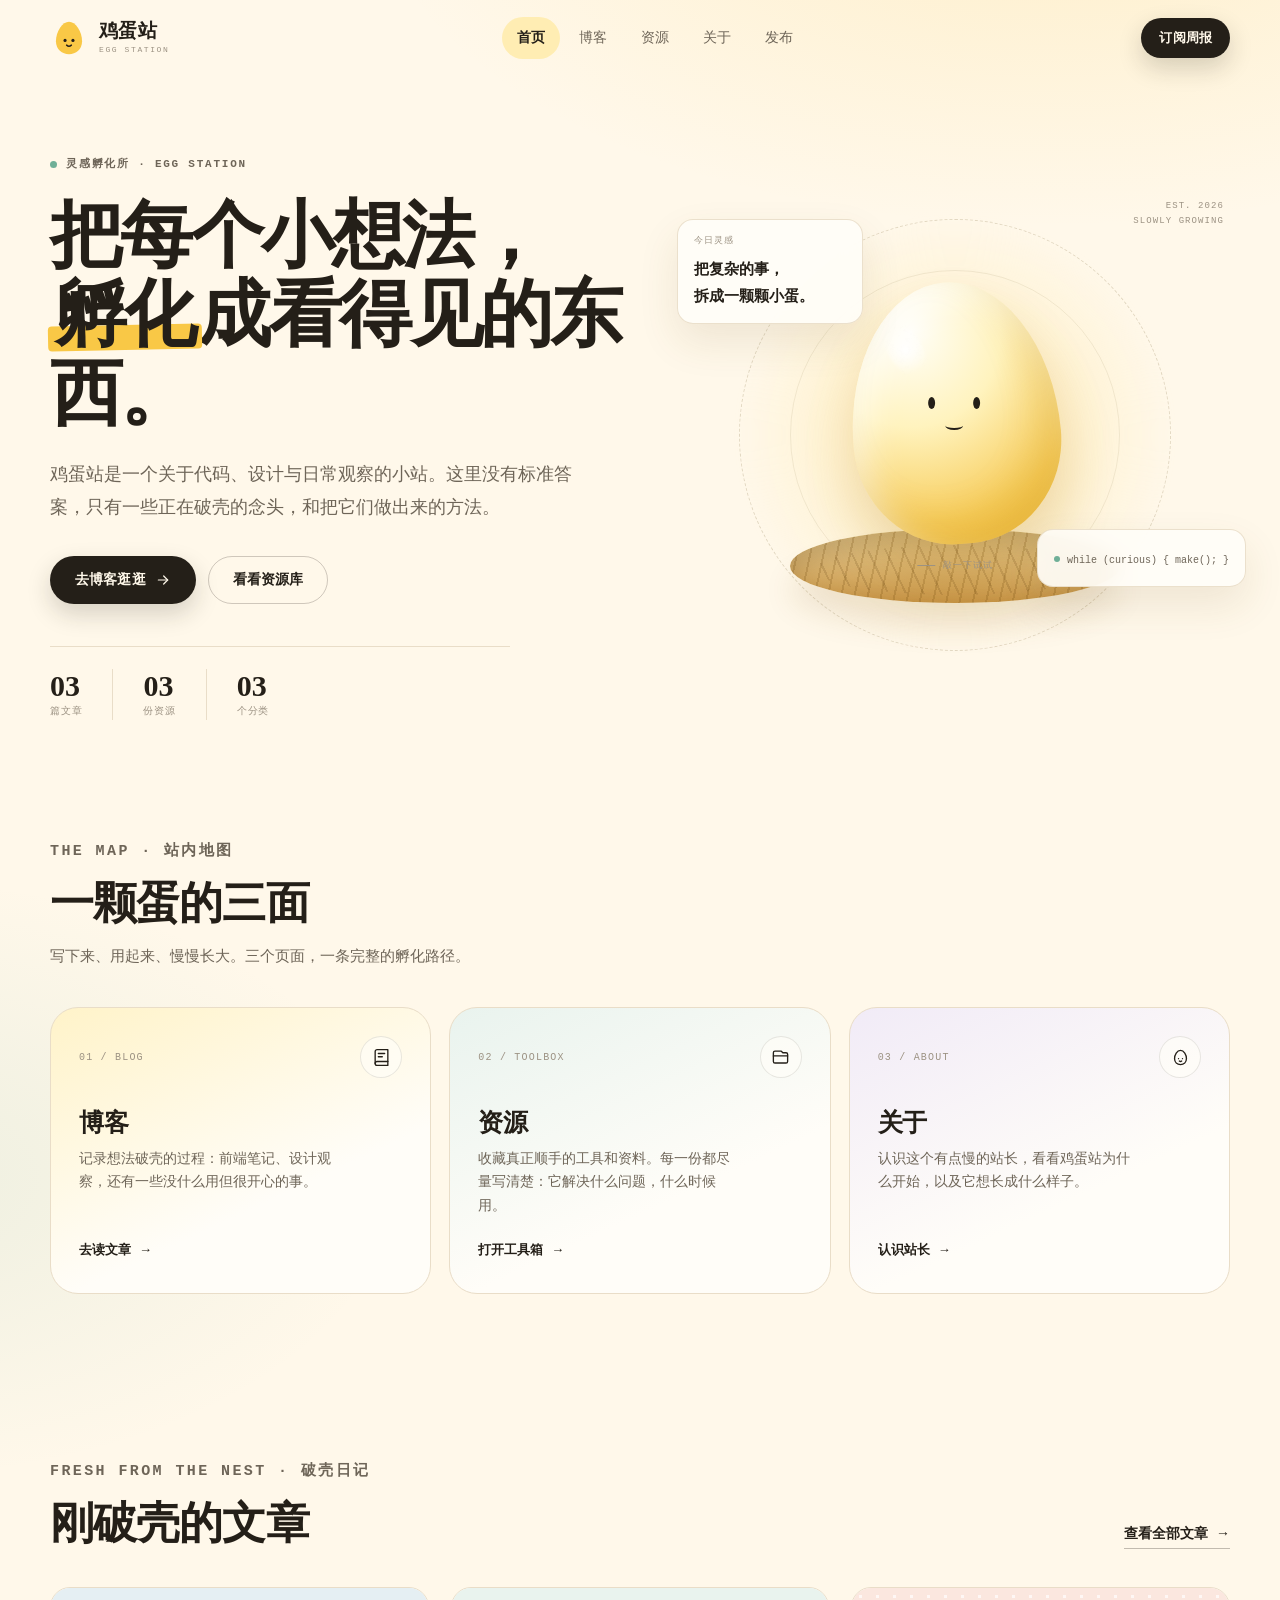
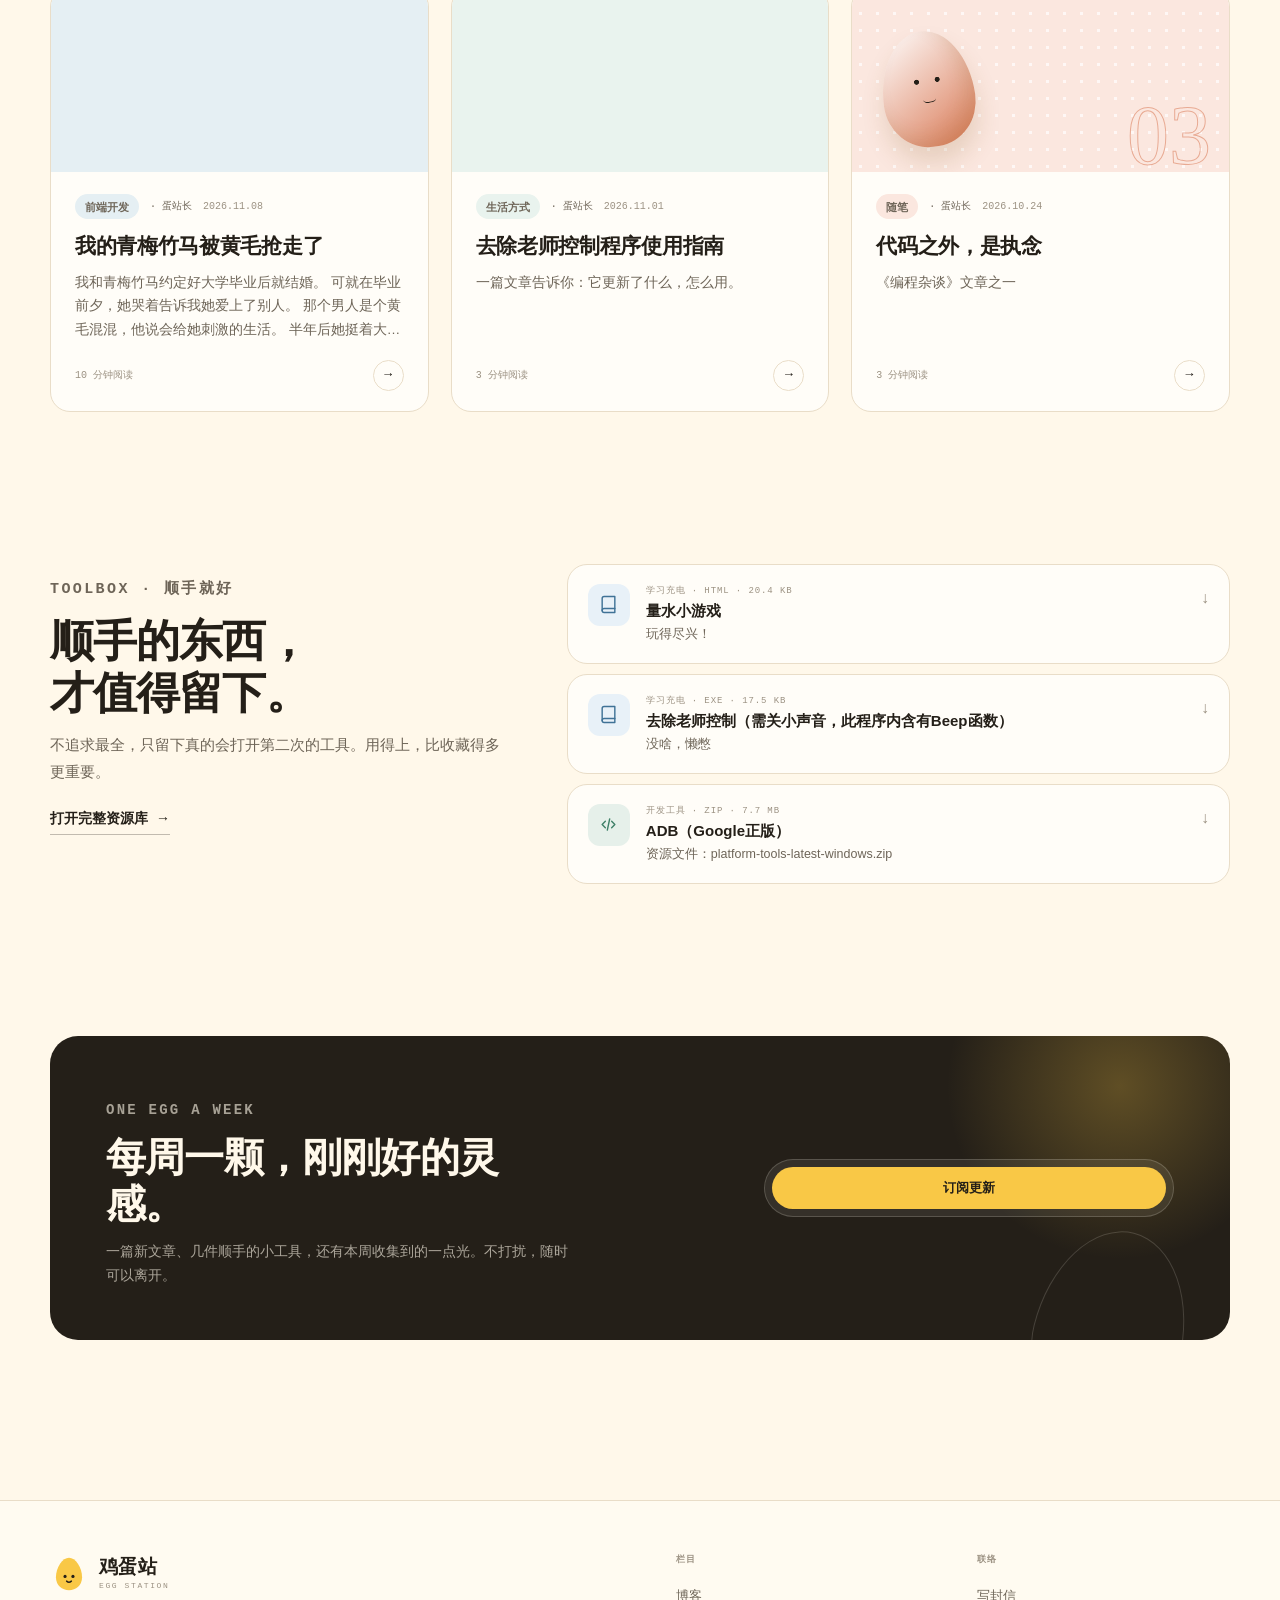
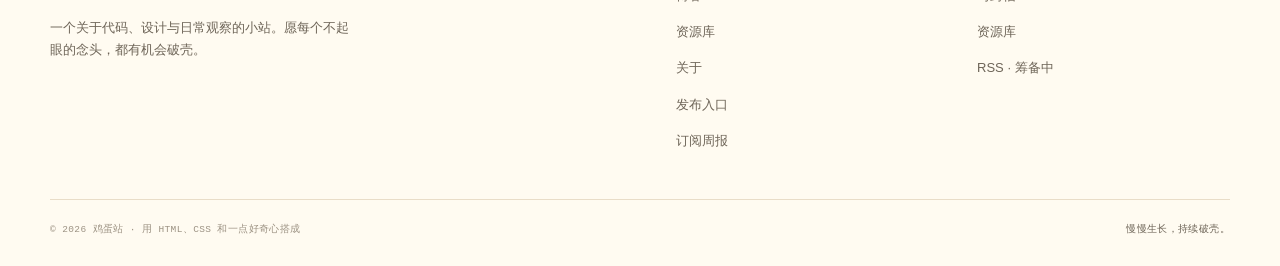
<file: index.html>
﻿<!DOCTYPE html>
<html lang="zh-CN">
<head>
  <meta charset="UTF-8">
  <meta name="viewport" content="width=device-width, initial-scale=1.0">
  <title>鸡蛋站 · 把想法孵化成看得见的东西</title>
  <meta name="description" content="鸡蛋站是一个关于代码、设计与日常观察的小站。这里有博客、精选资源，以及一颗正在慢慢生长的蛋。">
  <meta name="theme-color" content="#fff8ea">
  <link rel="icon" href="assets/favicon.svg" type="image/svg+xml">
  <link rel="stylesheet" href="assets/css/style.css?v=16">
</head>
<body data-page="home">
  <a class="skip-link" href="#main">跳到主要内容</a>

  <header class="site-header">
    <div class="container header-inner">
      <a class="brand" href="index.html" aria-label="鸡蛋站首页">
        <span class="brand-mark" aria-hidden="true">
          <svg viewBox="0 0 48 48" width="38" height="38">
            <path d="M24 3.5C15.9 3.5 7.5 15.3 7.5 28.2 7.5 38.4 15.3 44.5 24 44.5s16.5-6.1 16.5-16.3C40.5 15.3 32.1 3.5 24 3.5Z" fill="#F9C846"/>
            <circle cx="19" cy="27" r="2" fill="#241f18"/>
            <circle cx="29" cy="27" r="2" fill="#241f18"/>
            <path d="M21 33c2 1.9 4 1.9 6 0" fill="none" stroke="#241f18" stroke-width="1.8" stroke-linecap="round"/>
          </svg>
        </span>
        <span class="brand-text">
          <strong>鸡蛋站</strong>
          <small>EGG STATION</small>
        </span>
      </a>

      <nav class="nav" id="primaryNav" aria-label="主导航">
        <a href="index.html" aria-current="page">首页</a>
        <a href="blog.html">博客</a>
        <a href="resources.html">资源</a>
        <a href="about.html">关于</a>
        <a href="admin.html">发布</a>
      </nav>

      <div class="header-actions">
        <a class="btn btn--primary btn--small" href="#subscribe">订阅周报</a>
        <button class="nav-toggle" type="button" aria-label="打开导航菜单" aria-controls="primaryNav" aria-expanded="false">
          <span></span>
          <span></span>
        </button>
      </div>
    </div>
  </header>

  <main id="main">
    <!-- Hero -->
    <section class="hero">
      <div class="container hero-grid">
        <div class="hero-copy">
          <p class="eyebrow"><span class="pulse-dot" aria-hidden="true"></span> 灵感孵化所 · EGG STATION</p>
          <h1>把每个小想法，<br><span class="highlight">孵化</span>成看得见的东西。</h1>
          <p class="lede">鸡蛋站是一个关于代码、设计与日常观察的小站。这里没有标准答案，只有一些正在破壳的念头，和把它们做出来的方法。</p>
          <div class="hero-actions">
            <a class="btn btn--primary" href="blog.html">
              去博客逛逛
              <svg viewBox="0 0 24 24" fill="none" stroke="currentColor" stroke-width="1.8" stroke-linecap="round" stroke-linejoin="round" aria-hidden="true"><path d="M5 12h14"/><path d="m13 6 6 6-6 6"/></svg>
            </a>
            <a class="btn btn--outline" href="resources.html">看看资源库</a>
          </div>
          <div class="hero-stats" aria-label="站点数据">
            <div class="hero-stat"><strong data-stat-posts>00</strong><span>篇文章</span></div>
            <div class="hero-stat"><strong data-stat-resources>00</strong><span>份资源</span></div>
            <div class="hero-stat"><strong data-stat-post-categories>00</strong><span>个分类</span></div>
          </div>
        </div>

        <div class="hero-stage">
          <div class="stage-glow" aria-hidden="true"></div>
          <div class="orbit-ring orbit-ring--one" aria-hidden="true"></div>
          <div class="orbit-ring orbit-ring--two" aria-hidden="true"></div>
          <span class="stage-note" aria-hidden="true">EST. 2026<br>SLOWLY GROWING</span>

          <div class="float-card float-card--idea" aria-hidden="true">
            <span class="float-kicker">今日灵感</span>
            <strong>把复杂的事，<br>拆成一颗颗小蛋。</strong>
          </div>
          <div class="float-card float-card--code" aria-hidden="true">
            <code><i></i>while (curious) { make(); }</code>
          </div>

          <span class="speech-bubble" id="eggSpeech" aria-live="polite"></span>

          <button class="hero-egg" id="heroEgg" type="button" aria-label="敲一敲这颗蛋">
            <span class="egg-body">
              <span class="egg-shine"></span>
              <span class="egg-face" aria-hidden="true">
                <span class="eye"></span>
                <span class="eye"></span>
                <span class="egg-mouth"></span>
              </span>
              <svg class="egg-crack" viewBox="0 0 208 262" aria-hidden="true">
                <path d="M108 18 98 44l18 10-13 21 19 11-14 24"/>
              </svg>
            </span>
            <span class="egg-hint">敲一下试试</span>
          </button>

          <div class="nest" aria-hidden="true"></div>
        </div>
      </div>
    </section>

    <!-- 站内地图 -->
    <section class="section section--tight">
      <div class="container">
        <div class="section-head">
          <div>
            <p class="eyebrow">THE MAP · 站内地图</p>
            <h2>一颗蛋的三面</h2>
            <p>写下来、用起来、慢慢长大。三个页面，一条完整的孵化路径。</p>
          </div>
        </div>

        <div class="pillars-grid">
          <a class="pillar-card reveal" href="blog.html" style="--delay:0ms">
            <span class="pillar-top">
              <span class="pillar-index">01 / BLOG</span>
              <span class="pillar-icon" aria-hidden="true">
                <svg viewBox="0 0 24 24" fill="none" stroke="currentColor" stroke-width="1.7" stroke-linecap="round" stroke-linejoin="round"><path d="M4 19.5A2.5 2.5 0 0 1 6.5 17H20"/><path d="M6.5 2H20v20H6.5A2.5 2.5 0 0 1 4 19.5v-15A2.5 2.5 0 0 1 6.5 2Z"/><path d="M8 7h8M8 11h5"/></svg>
              </span>
            </span>
            <h3>博客</h3>
            <p>记录想法破壳的过程：前端笔记、设计观察，还有一些没什么用但很开心的事。</p>
            <span class="text-link">去读文章 <span aria-hidden="true">→</span></span>
          </a>

          <a class="pillar-card reveal" href="resources.html" style="--delay:80ms">
            <span class="pillar-top">
              <span class="pillar-index">02 / TOOLBOX</span>
              <span class="pillar-icon" aria-hidden="true">
                <svg viewBox="0 0 24 24" fill="none" stroke="currentColor" stroke-width="1.7" stroke-linecap="round" stroke-linejoin="round"><path d="M21 8a2 2 0 0 0-2-2h-4l-2-2H5a2 2 0 0 0-2 2v11a2 2 0 0 0 2 2h14a2 2 0 0 0 2-2Z"/><path d="M3 10h18"/></svg>
              </span>
            </span>
            <h3>资源</h3>
            <p>收藏真正顺手的工具和资料。每一份都尽量写清楚：它解决什么问题，什么时候用。</p>
            <span class="text-link">打开工具箱 <span aria-hidden="true">→</span></span>
          </a>

          <a class="pillar-card reveal" href="about.html" style="--delay:160ms">
            <span class="pillar-top">
              <span class="pillar-index">03 / ABOUT</span>
              <span class="pillar-icon" aria-hidden="true">
                <svg viewBox="0 0 24 24" fill="none" stroke="currentColor" stroke-width="1.7" stroke-linecap="round" stroke-linejoin="round"><path d="M12 3c-4.4 0-7.5 5.8-7.5 10.3 0 4.9 3.4 7.7 7.5 7.7s7.5-2.8 7.5-7.7C19.5 8.8 16.4 3 12 3Z"/><path d="M9.5 13.5h.01M14.5 13.5h.01M10.5 16.5c1 .8 2 .8 3 0"/></svg>
              </span>
            </span>
            <h3>关于</h3>
            <p>认识这个有点慢的站长，看看鸡蛋站为什么开始，以及它想长成什么样子。</p>
            <span class="text-link">认识站长 <span aria-hidden="true">→</span></span>
          </a>
        </div>
      </div>
    </section>

    <!-- 最新文章 -->
    <section class="section">
      <div class="container">
        <div class="section-head">
          <div>
            <p class="eyebrow">FRESH FROM THE NEST · 破壳日记</p>
            <h2>刚破壳的文章</h2>
          </div>
          <a class="text-link" href="blog.html">查看全部文章 <span aria-hidden="true">→</span></a>
        </div>
        <div class="post-grid" data-home-posts></div>
      </div>
    </section>

    <!-- 资源精选 -->
    <section class="section section--tight">
      <div class="container resource-spotlight">
        <div class="section-head">
          <div>
            <p class="eyebrow">TOOLBOX · 顺手就好</p>
            <h2>顺手的东西，<br>才值得留下。</h2>
            <p>不追求最全，只留下真的会打开第二次的工具。用得上，比收藏得多更重要。</p>
          </div>
          <a class="text-link" href="resources.html">打开完整资源库 <span aria-hidden="true">→</span></a>
        </div>
        <div class="resource-mini-list" data-home-resources></div>
      </div>
    </section>

    <!-- 订阅 -->
    <section class="section" id="subscribe">
      <div class="container">
        <div class="cta-band reveal">
          <div class="cta-copy">
            <p class="eyebrow">ONE EGG A WEEK</p>
            <h2>每周一颗，刚刚好的灵感。</h2>
            <p>一篇新文章、几件顺手的小工具，还有本周收集到的一点光。不打扰，随时可以离开。</p>
          </div>
          <form class="subscribe-form" data-subscribe-form>
            <button class="btn btn--yolk" type="submit">订阅更新</button>
          </form>
        </div>
      </div>
    </section>
  </main>

  <footer class="site-footer">
    <div class="container">
      <div class="footer-top">
        <div class="footer-brand">
          <a class="brand" href="index.html" aria-label="鸡蛋站首页">
            <span class="brand-mark" aria-hidden="true">
              <svg viewBox="0 0 48 48" width="38" height="38">
                <path d="M24 3.5C15.9 3.5 7.5 15.3 7.5 28.2 7.5 38.4 15.3 44.5 24 44.5s16.5-6.1 16.5-16.3C40.5 15.3 32.1 3.5 24 3.5Z" fill="#F9C846"/>
                <circle cx="19" cy="27" r="2" fill="#241f18"/>
                <circle cx="29" cy="27" r="2" fill="#241f18"/>
                <path d="M21 33c2 1.9 4 1.9 6 0" fill="none" stroke="#241f18" stroke-width="1.8" stroke-linecap="round"/>
              </svg>
            </span>
            <span class="brand-text">
              <strong>鸡蛋站</strong>
              <small>EGG STATION</small>
            </span>
          </a>
          <p>一个关于代码、设计与日常观察的小站。愿每个不起眼的念头，都有机会破壳。</p>
        </div>

        <div class="footer-col">
          <h4>栏目</h4>
          <ul>
            <li><a href="blog.html">博客</a></li>
            <li><a href="resources.html">资源库</a></li>
            <li><a href="about.html">关于</a></li>
            <li><a href="admin.html">发布入口</a></li>
            <li><a href="#subscribe">订阅周报</a></li>
          </ul>
        </div>

        <div class="footer-col">
          <h4>联络</h4>
          <ul>
            <li><a href="mailto:eggdevlop@163.com">写封信</a></li>
            <li><a href="resources.html">资源库</a></li>
            <li><span>RSS · 筹备中</span></li>
          </ul>
        </div>
      </div>

      <div class="footer-bottom">
        <span>© <span data-year>2026</span> 鸡蛋站 · 用 HTML、CSS 和一点好奇心搭成</span>
        <span class="footer-sign">慢慢生长，持续破壳。</span>
      </div>
    </div>
  </footer>

  <script src="assets/js/store.js?v=16" defer></script>
  <script src="assets/js/main.js?v=16" defer></script>
</body>
</html>
</file>
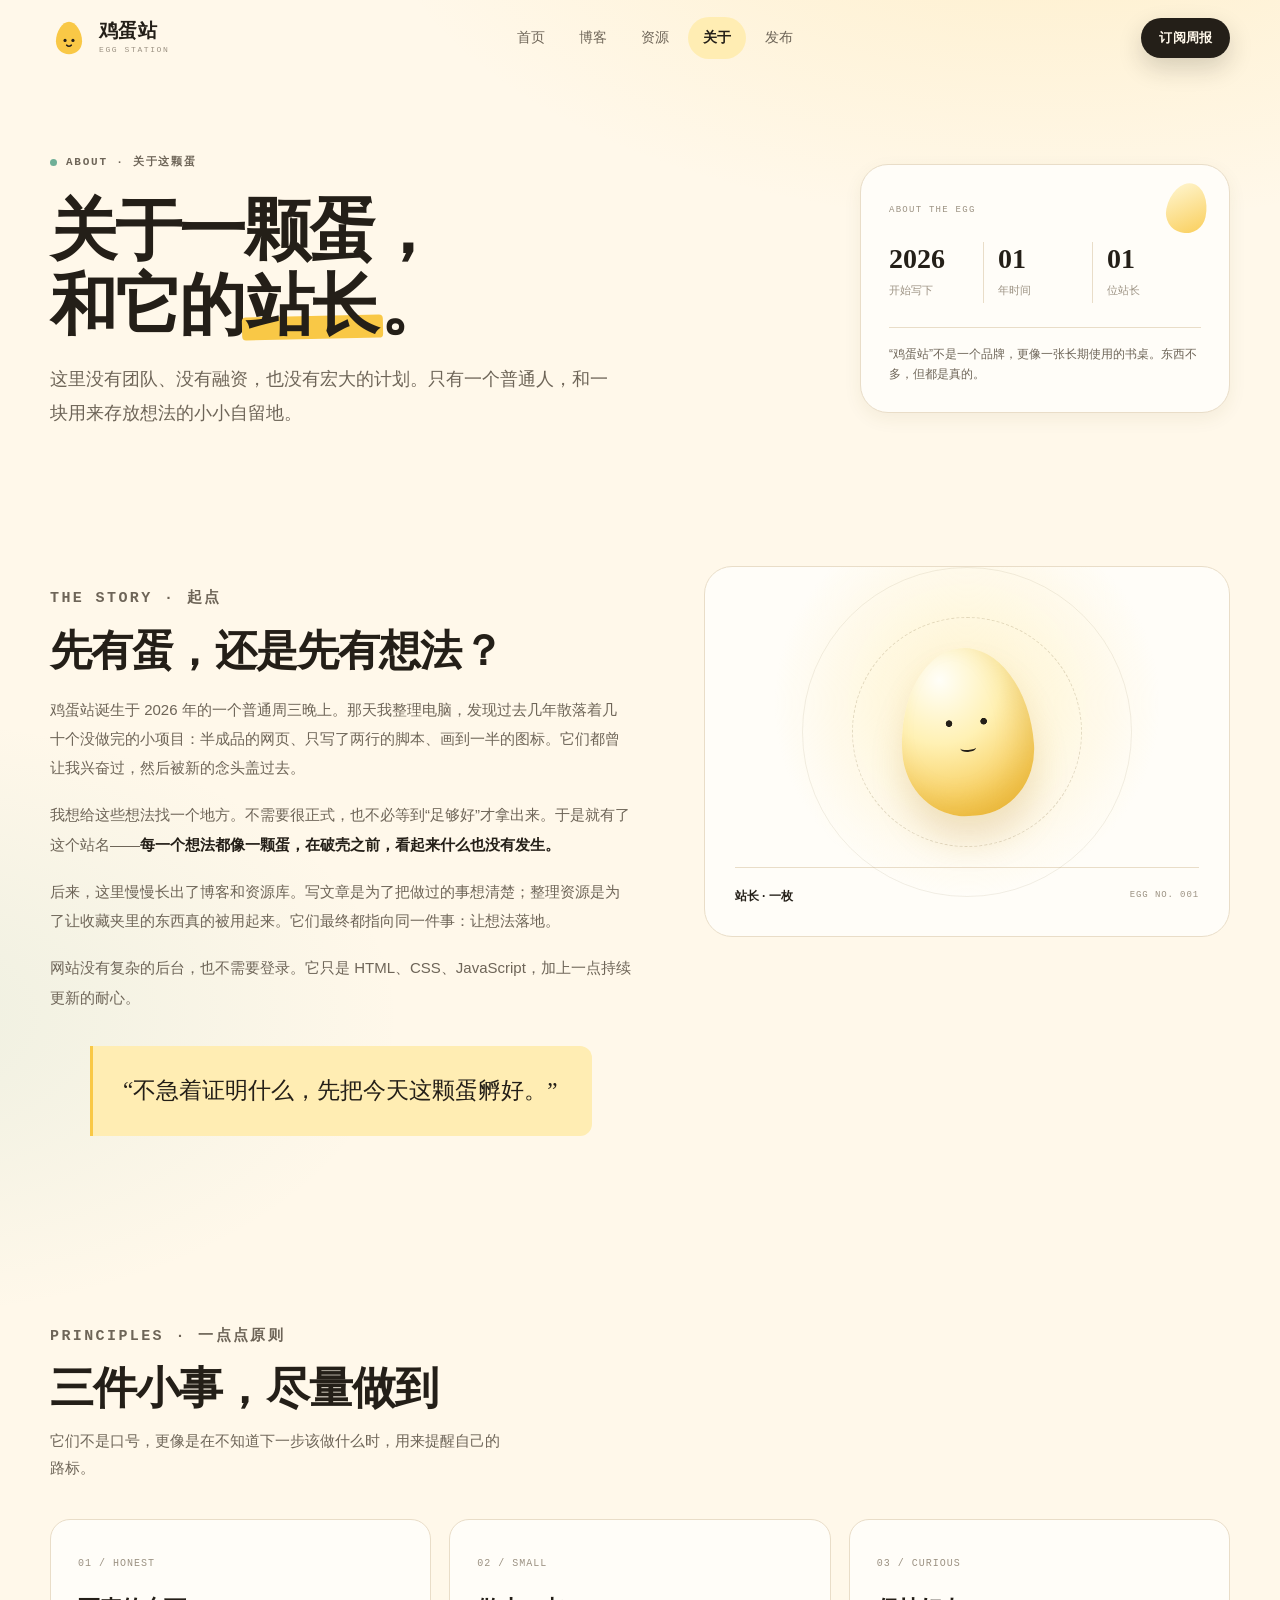
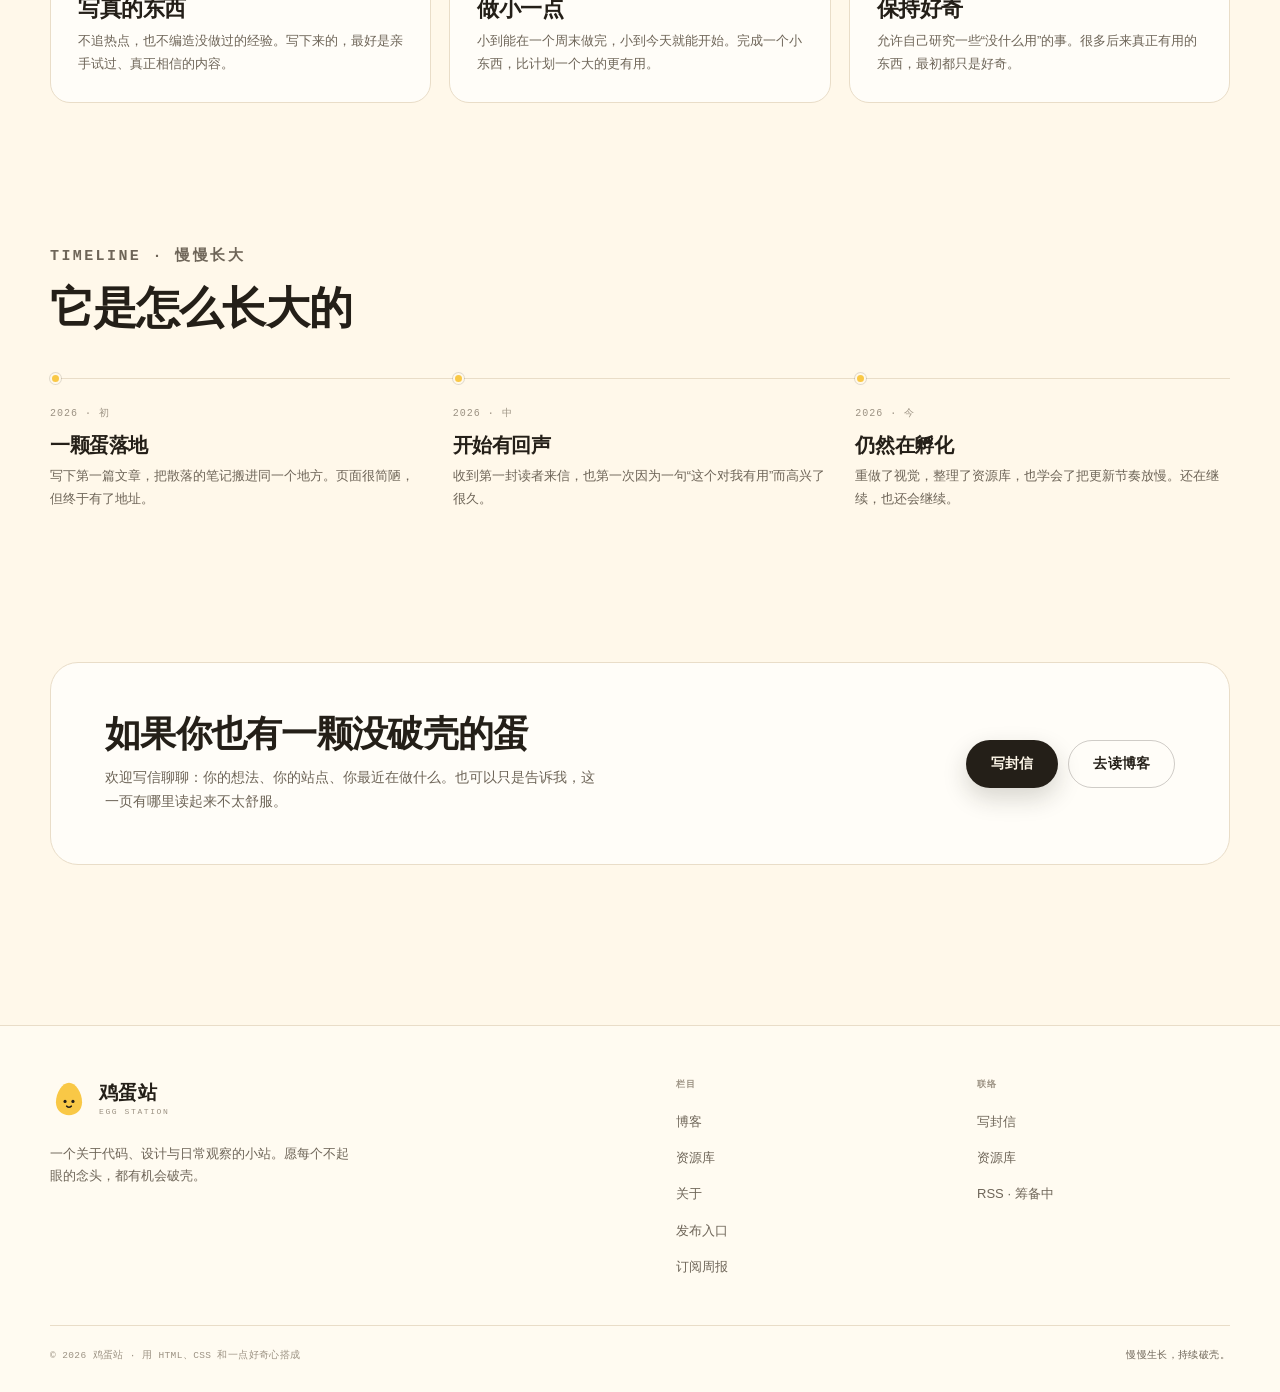
<file: about.html>
﻿<!DOCTYPE html>
<html lang="zh-CN">
<head>
  <meta charset="UTF-8">
  <meta name="viewport" content="width=device-width, initial-scale=1.0">
  <title>关于 · 鸡蛋站</title>
  <meta name="description" content="认识鸡蛋站和它的站长。一个关于代码、设计与日常观察的小站，慢慢生长，持续破壳。">
  <meta name="theme-color" content="#fff8ea">
  <link rel="icon" href="assets/favicon.svg" type="image/svg+xml">
  <link rel="stylesheet" href="assets/css/style.css?v=16">
</head>
<body data-page="about">
  <a class="skip-link" href="#main">跳到主要内容</a>

  <header class="site-header">
    <div class="container header-inner">
      <a class="brand" href="index.html" aria-label="鸡蛋站首页">
        <span class="brand-mark" aria-hidden="true">
          <svg viewBox="0 0 48 48" width="38" height="38">
            <path d="M24 3.5C15.9 3.5 7.5 15.3 7.5 28.2 7.5 38.4 15.3 44.5 24 44.5s16.5-6.1 16.5-16.3C40.5 15.3 32.1 3.5 24 3.5Z" fill="#F9C846"/>
            <circle cx="19" cy="27" r="2" fill="#241f18"/>
            <circle cx="29" cy="27" r="2" fill="#241f18"/>
            <path d="M21 33c2 1.9 4 1.9 6 0" fill="none" stroke="#241f18" stroke-width="1.8" stroke-linecap="round"/>
          </svg>
        </span>
        <span class="brand-text">
          <strong>鸡蛋站</strong>
          <small>EGG STATION</small>
        </span>
      </a>

      <nav class="nav" id="primaryNav" aria-label="主导航">
        <a href="index.html">首页</a>
        <a href="blog.html">博客</a>
        <a href="resources.html">资源</a>
        <a href="about.html" aria-current="page">关于</a>
        <a href="admin.html">发布</a>
      </nav>

      <div class="header-actions">
        <a class="btn btn--primary btn--small" href="index.html#subscribe">订阅周报</a>
        <button class="nav-toggle" type="button" aria-label="打开导航菜单" aria-controls="primaryNav" aria-expanded="false">
          <span></span>
          <span></span>
        </button>
      </div>
    </div>
  </header>

  <main id="main">
    <section class="page-hero">
      <div class="container page-hero-grid">
        <div>
          <p class="eyebrow"><span class="pulse-dot" aria-hidden="true"></span> ABOUT · 关于这颗蛋</p>
          <h1>关于一颗蛋，<br>和它的<span class="highlight">站长</span>。</h1>
          <p class="lede">这里没有团队、没有融资，也没有宏大的计划。只有一个普通人，和一块用来存放想法的小小自留地。</p>
        </div>
        <aside class="page-hero-aside">
          <div class="hero-stat-board">
            <span class="board-label">About the egg</span>
            <div class="stat-row">
              <div><strong>2026</strong><span>开始写下</span></div>
              <div><strong>01</strong><span>年时间</span></div>
              <div><strong>01</strong><span>位站长</span></div>
            </div>
            <p class="board-note">“鸡蛋站”不是一个品牌，更像一张长期使用的书桌。东西不多，但都是真的。</p>
          </div>
        </aside>
      </div>
    </section>

    <section class="section">
      <div class="container story-grid">
        <div class="story-copy">
          <p class="eyebrow">THE STORY · 起点</p>
          <h2 style="margin-top:14px">先有蛋，还是先有想法？</h2>
          <p>鸡蛋站诞生于 2026 年的一个普通周三晚上。那天我整理电脑，发现过去几年散落着几十个没做完的小项目：半成品的网页、只写了两行的脚本、画到一半的图标。它们都曾让我兴奋过，然后被新的念头盖过去。</p>
          <p>我想给这些想法找一个地方。不需要很正式，也不必等到“足够好”才拿出来。于是就有了这个站名——<strong>每一个想法都像一颗蛋，在破壳之前，看起来什么也没有发生。</strong></p>
          <p>后来，这里慢慢长出了博客和资源库。写文章是为了把做过的事想清楚；整理资源是为了让收藏夹里的东西真的被用起来。它们最终都指向同一件事：让想法落地。</p>
          <p>网站没有复杂的后台，也不需要登录。它只是 HTML、CSS、JavaScript，加上一点持续更新的耐心。</p>
          <blockquote class="pull-quote">“不急着证明什么，先把今天这颗蛋孵好。”</blockquote>
        </div>

        <aside class="egg-portrait reveal" aria-label="鸡蛋站站长肖像插画">
          <div class="portrait-stage">
            <div class="orbit-ring orbit-ring--one" aria-hidden="true"></div>
            <div class="orbit-ring orbit-ring--two" aria-hidden="true"></div>
            <div class="portrait-egg" aria-hidden="true"></div>
          </div>
          <div class="portrait-meta">
            <strong>站长 · 一枚</strong>
            <span>EGG NO. 001</span>
          </div>
        </aside>
      </div>
    </section>

    <section class="section section--tight">
      <div class="container">
        <div class="section-head">
          <div>
            <p class="eyebrow">PRINCIPLES · 一点点原则</p>
            <h2>三件小事，尽量做到</h2>
            <p>它们不是口号，更像是在不知道下一步该做什么时，用来提醒自己的路标。</p>
          </div>
        </div>

        <div class="values-grid">
          <article class="value-card reveal" style="--delay:0ms">
            <span class="value-index">01 / HONEST</span>
            <h3>写真的东西</h3>
            <p>不追热点，也不编造没做过的经验。写下来的，最好是亲手试过、真正相信的内容。</p>
          </article>
          <article class="value-card reveal" style="--delay:80ms">
            <span class="value-index">02 / SMALL</span>
            <h3>做小一点</h3>
            <p>小到能在一个周末做完，小到今天就能开始。完成一个小东西，比计划一个大的更有用。</p>
          </article>
          <article class="value-card reveal" style="--delay:160ms">
            <span class="value-index">03 / CURIOUS</span>
            <h3>保持好奇</h3>
            <p>允许自己研究一些“没什么用”的事。很多后来真正有用的东西，最初都只是好奇。</p>
          </article>
        </div>
      </div>
    </section>

    <section class="section section--tight">
      <div class="container">
        <div class="section-head">
          <div>
            <p class="eyebrow">TIMELINE · 慢慢长大</p>
            <h2>它是怎么长大的</h2>
          </div>
        </div>

        <div class="timeline">
          <div class="timeline-item reveal">
            <time datetime="2026-01">2026 · 初</time>
            <h3>一颗蛋落地</h3>
            <p>写下第一篇文章，把散落的笔记搬进同一个地方。页面很简陋，但终于有了地址。</p>
          </div>
          <div class="timeline-item reveal" style="--delay:90ms">
            <time datetime="2026-06">2026 · 中</time>
            <h3>开始有回声</h3>
            <p>收到第一封读者来信，也第一次因为一句“这个对我有用”而高兴了很久。</p>
          </div>
          <div class="timeline-item reveal" style="--delay:180ms">
            <time datetime="2026-10">2026 · 今</time>
            <h3>仍然在孵化</h3>
            <p>重做了视觉，整理了资源库，也学会了把更新节奏放慢。还在继续，也还会继续。</p>
          </div>
        </div>
      </div>
    </section>

    <section class="section">
      <div class="container">
        <div class="contact-band reveal">
          <div>
            <h2>如果你也有一颗没破壳的蛋</h2>
            <p>欢迎写信聊聊：你的想法、你的站点、你最近在做什么。也可以只是告诉我，这一页有哪里读起来不太舒服。</p>
          </div>
          <div class="contact-actions">
            <a class="btn btn--primary" href="mailto:eggdevlop@163.com">写封信</a>
            <a class="btn btn--outline" href="blog.html">去读博客</a>
          </div>
        </div>
      </div>
    </section>
  </main>

  <footer class="site-footer">
    <div class="container">
      <div class="footer-top">
        <div class="footer-brand">
          <a class="brand" href="index.html" aria-label="鸡蛋站首页">
            <span class="brand-mark" aria-hidden="true">
              <svg viewBox="0 0 48 48" width="38" height="38">
                <path d="M24 3.5C15.9 3.5 7.5 15.3 7.5 28.2 7.5 38.4 15.3 44.5 24 44.5s16.5-6.1 16.5-16.3C40.5 15.3 32.1 3.5 24 3.5Z" fill="#F9C846"/>
                <circle cx="19" cy="27" r="2" fill="#241f18"/>
                <circle cx="29" cy="27" r="2" fill="#241f18"/>
                <path d="M21 33c2 1.9 4 1.9 6 0" fill="none" stroke="#241f18" stroke-width="1.8" stroke-linecap="round"/>
              </svg>
            </span>
            <span class="brand-text">
              <strong>鸡蛋站</strong>
              <small>EGG STATION</small>
            </span>
          </a>
          <p>一个关于代码、设计与日常观察的小站。愿每个不起眼的念头，都有机会破壳。</p>
        </div>

        <div class="footer-col">
          <h4>栏目</h4>
          <ul>
            <li><a href="blog.html">博客</a></li>
            <li><a href="resources.html">资源库</a></li>
            <li><a href="about.html">关于</a></li>
            <li><a href="admin.html">发布入口</a></li>
            <li><a href="index.html#subscribe">订阅周报</a></li>
          </ul>
        </div>

        <div class="footer-col">
          <h4>联络</h4>
          <ul>
            <li><a href="mailto:eggdevlop@163.com">写封信</a></li>
            <li><a href="resources.html">资源库</a></li>
            <li><span>RSS · 筹备中</span></li>
          </ul>
        </div>
      </div>

      <div class="footer-bottom">
        <span>© <span data-year>2026</span> 鸡蛋站 · 用 HTML、CSS 和一点好奇心搭成</span>
        <span class="footer-sign">慢慢生长，持续破壳。</span>
      </div>
    </div>
  </footer>

  <script src="assets/js/main.js?v=16" defer></script>
</body>
</html>
</file>
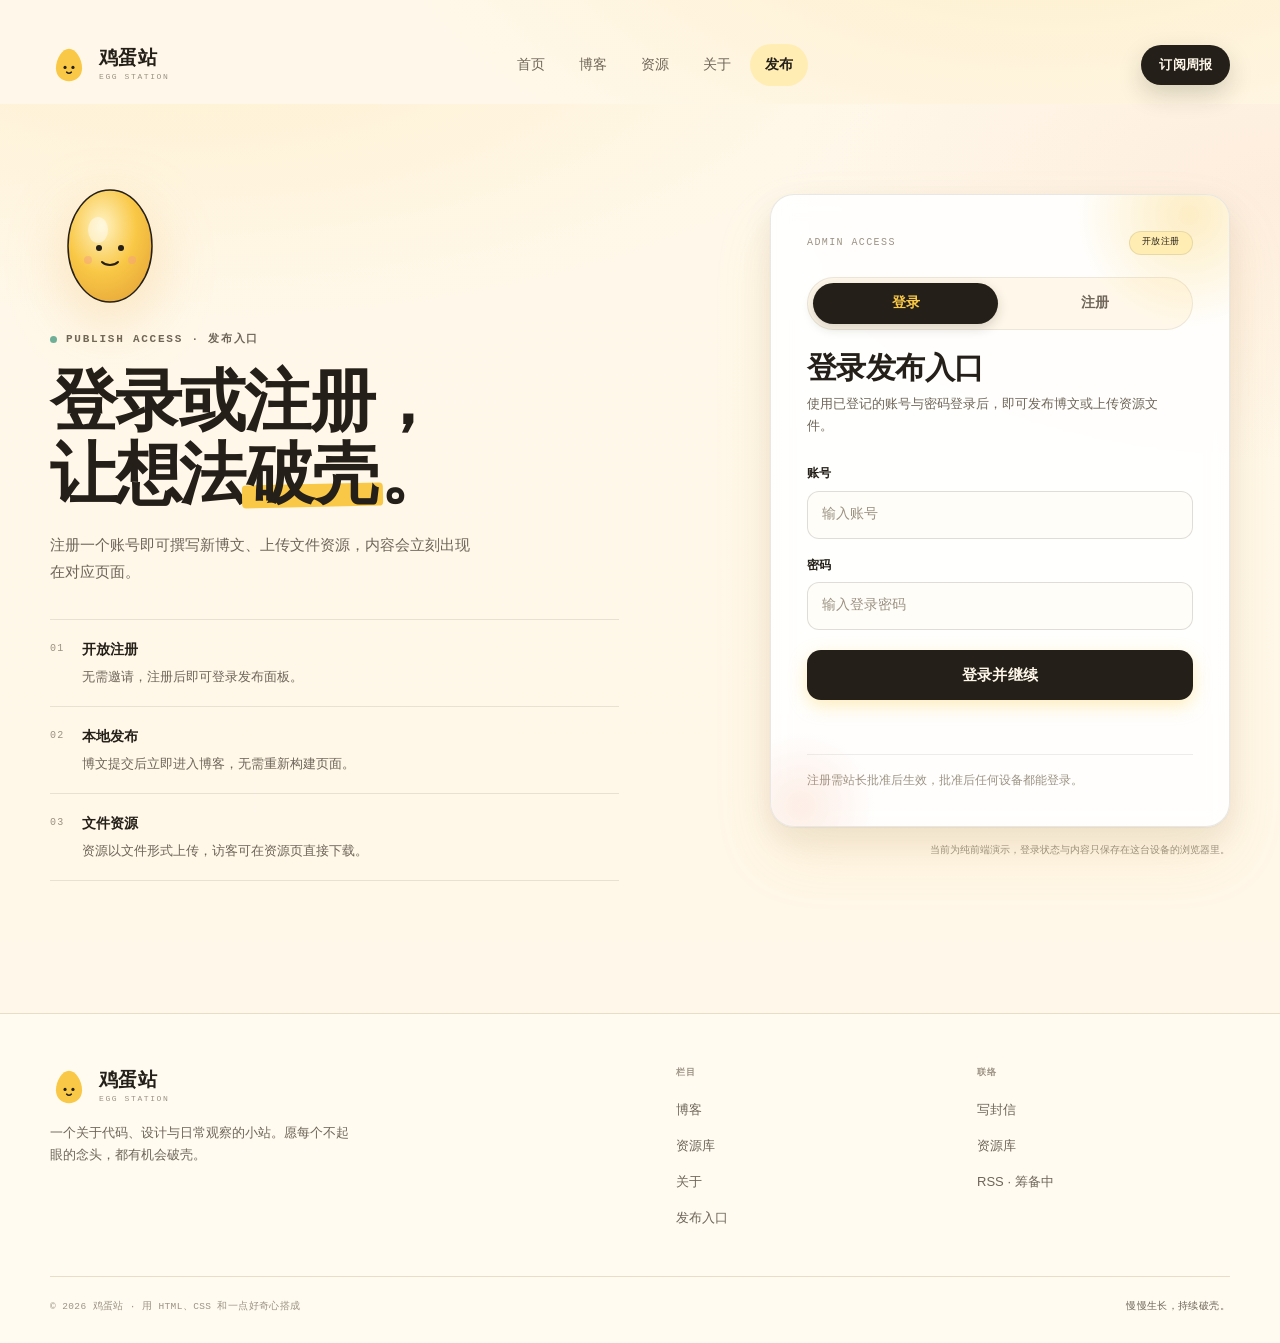
<file: admin.html>
﻿﻿<!DOCTYPE html>
<html lang="zh-CN">
<head>
  <meta charset="UTF-8">
  <meta name="viewport" content="width=device-width, initial-scale=1.0">
  <title>发布入口 · 鸡蛋站</title>
  <meta name="description" content="鸡蛋站站长发布入口：登录后可以发布新博文、上传资源文件。">
  <meta name="theme-color" content="#fff8ea">
  <link rel="icon" href="assets/favicon.svg" type="image/svg+xml">
  <link rel="stylesheet" href="assets/css/style.css?v=16">
</head>
<body data-page="admin">
  <a class="skip-link" href="#main">跳到主要内容</a>

  <header class="site-header">
    <div class="container header-inner">
      <a class="brand" href="index.html" aria-label="鸡蛋站首页">
        <span class="brand-mark" aria-hidden="true">
          <svg viewBox="0 0 48 48" width="38" height="38">
            <path d="M24 3.5C15.9 3.5 7.5 15.3 7.5 28.2 7.5 38.4 15.3 44.5 24 44.5s16.5-6.1 16.5-16.3C40.5 15.3 32.1 3.5 24 3.5Z" fill="#F9C846"/>
            <circle cx="19" cy="27" r="2" fill="#241f18"/>
            <circle cx="29" cy="27" r="2" fill="#241f18"/>
            <path d="M21 33c2 1.9 4 1.9 6 0" fill="none" stroke="#241f18" stroke-width="1.8" stroke-linecap="round"/>
          </svg>
        </span>
        <span class="brand-text">
          <strong>鸡蛋站</strong>
          <small>EGG STATION</small>
        </span>
      </a>

      <nav class="nav" id="primaryNav" aria-label="主导航">
        <a href="index.html">首页</a>
        <a href="blog.html">博客</a>
        <a href="resources.html">资源</a>
        <a href="about.html">关于</a>
        <a href="admin.html" aria-current="page">发布</a>
      </nav>

      <div class="header-actions">
        <a class="btn btn--primary btn--small" href="index.html#subscribe">订阅周报</a>
        <button class="nav-toggle" type="button" aria-label="打开导航菜单" aria-controls="primaryNav" aria-expanded="false">
          <span></span>
          <span></span>
        </button>
      </div>
    </div>
  </header>

  <main id="main" class="auth-main">
    <section class="container auth-layout">
      <div class="auth-copy">
        <div class="auth-mascot" aria-hidden="true">
          <svg viewBox="0 0 120 140" width="120" height="140">
            <defs>
              <radialGradient id="eggGrad" cx="40%" cy="32%" r="75%">
                <stop offset="0%" stop-color="#FFF3C4"/>
                <stop offset="55%" stop-color="#F9C846"/>
                <stop offset="100%" stop-color="#E8A93A"/>
              </radialGradient>
            </defs>
            <ellipse cx="60" cy="74" rx="42" ry="56" fill="url(#eggGrad)" stroke="#241f18" stroke-width="1.5"/>
            <ellipse cx="48" cy="58" rx="10" ry="13" fill="#fff" opacity="0.45"/>
            <circle cx="49" cy="76" r="3" fill="#241f18"/>
            <circle cx="71" cy="76" r="3" fill="#241f18"/>
            <path d="M52 90c4 4 12 4 16 0" fill="none" stroke="#241f18" stroke-width="2" stroke-linecap="round"/>
            <circle cx="38" cy="88" r="4" fill="#F5A07F" opacity="0.5"/>
            <circle cx="82" cy="88" r="4" fill="#F5A07F" opacity="0.5"/>
          </svg>
        </div>
        <p class="eyebrow"><span class="pulse-dot" aria-hidden="true"></span> PUBLISH ACCESS · 发布入口</p>
        <h1>登录或注册，<br>让想法<span class="highlight">破壳</span>。</h1>
        <p class="lede">注册一个账号即可撰写新博文、上传文件资源，内容会立刻出现在对应页面。</p>

        <ul class="auth-points">
          <li>
            <span class="auth-point-index">01</span>
            <div>
              <strong>开放注册</strong>
              <p>无需邀请，注册后即可登录发布面板。</p>
            </div>
          </li>
          <li>
            <span class="auth-point-index">02</span>
            <div>
              <strong>本地发布</strong>
              <p>博文提交后立即进入博客，无需重新构建页面。</p>
            </div>
          </li>
          <li>
            <span class="auth-point-index">03</span>
            <div>
              <strong>文件资源</strong>
              <p>资源以文件形式上传，访客可在资源页直接下载。</p>
            </div>
          </li>
        </ul>
      </div>

      <div class="auth-panel">
        <div class="auth-card">
          <div class="auth-card-head">
            <span class="board-label">Admin Access</span>
            <span class="auth-badge">开放注册</span>
          </div>

          <div class="auth-tabs" role="tablist">
            <button class="auth-tab is-active" type="button" data-tab="login" role="tab" aria-selected="true">登录</button>
            <button class="auth-tab" type="button" data-tab="register" role="tab" aria-selected="false">注册</button>
          </div>

          <!-- 登录 -->
          <div data-auth-panel="login">
            <h2>登录发布入口</h2>
            <p class="auth-intro">使用已登记的账号与密码登录后，即可发布博文或上传资源文件。</p>

            <form class="auth-form" data-login-form novalidate>
              <div class="field">
                <label for="login-account">账号</label>
                <input id="login-account" name="account" type="text" autocomplete="username" placeholder="输入账号" required>
              </div>
              <div class="field">
                <label for="login-password">密码</label>
                <input id="login-password" name="password" type="password" autocomplete="current-password" placeholder="输入登录密码" required>
              </div>
              <button class="btn btn--primary auth-submit" type="submit">登录并继续</button>
              <p class="form-message" data-login-message role="alert" aria-live="polite"></p>
            </form>
          </div>

          <!-- 注册 -->
          <div data-auth-panel="register" hidden>
            <h2>注册新账号</h2>
            <p class="auth-intro">注册后即可发布博文与上传资源。账号信息保存在当前浏览器中。</p>

            <form class="auth-form" data-register-form novalidate>
              <div class="field">
                <label for="register-account">账号</label>
                <input id="register-account" name="account" type="text" autocomplete="username" placeholder="至少 2 个字符" required>
              </div>
              <div class="field">
                <label for="register-name">昵称 <span class="field-optional">选填</span></label>
                <input id="register-name" name="displayName" type="text" maxlength="20" placeholder="显示名称，留空则用账号">
              </div>
              <div class="field">
                <label for="register-password">密码</label>
                <input id="register-password" name="password" type="password" autocomplete="new-password" placeholder="至少 6 位" required>
              </div>
              <div class="field">
                <label for="register-confirm">确认密码</label>
                <input id="register-confirm" name="confirm" type="password" autocomplete="new-password" placeholder="再输入一次密码" required>
              </div>
              <button class="btn btn--primary auth-submit" type="submit">提交注册申请</button>
              <p class="form-message" data-register-message role="alert" aria-live="polite"></p>
            </form>
          </div>

          <p class="auth-hint">注册需站长批准后生效，批准后任何设备都能登录。</p>
        </div>
        <p class="auth-footnote">当前为纯前端演示，登录状态与内容只保存在这台设备的浏览器里。</p>
      </div>
    </section>
  </main>

  <footer class="site-footer">
    <div class="container">
      <div class="footer-top">
        <div class="footer-brand">
          <a class="brand" href="index.html" aria-label="鸡蛋站首页">
            <span class="brand-mark" aria-hidden="true">
              <svg viewBox="0 0 48 48" width="38" height="38">
                <path d="M24 3.5C15.9 3.5 7.5 15.3 7.5 28.2 7.5 38.4 15.3 44.5 24 44.5s16.5-6.1 16.5-16.3C40.5 15.3 32.1 3.5 24 3.5Z" fill="#F9C846"/>
                <circle cx="19" cy="27" r="2" fill="#241f18"/>
                <circle cx="29" cy="27" r="2" fill="#241f18"/>
                <path d="M21 33c2 1.9 4 1.9 6 0" fill="none" stroke="#241f18" stroke-width="1.8" stroke-linecap="round"/>
              </svg>
            </span>
            <span class="brand-text">
              <strong>鸡蛋站</strong>
              <small>EGG STATION</small>
            </span>
          </a>
          <p>一个关于代码、设计与日常观察的小站。愿每个不起眼的念头，都有机会破壳。</p>
        </div>

        <div class="footer-col">
          <h4>栏目</h4>
          <ul>
            <li><a href="blog.html">博客</a></li>
            <li><a href="resources.html">资源库</a></li>
            <li><a href="about.html">关于</a></li>
            <li><a href="admin.html">发布入口</a></li>
          </ul>
        </div>

        <div class="footer-col">
          <h4>联络</h4>
          <ul>
            <li><a href="mailto:eggdevlop@163.com">写封信</a></li>
            <li><a href="resources.html">资源库</a></li>
            <li><span>RSS · 筹备中</span></li>
          </ul>
        </div>
      </div>

      <div class="footer-bottom">
        <span>© <span data-year>2026</span> 鸡蛋站 · 用 HTML、CSS 和一点好奇心搭成</span>
        <span class="footer-sign">慢慢生长，持续破壳。</span>
      </div>
    </div>
  </footer>

  <script src="assets/js/users.js?v=16" defer></script>
  <script src="assets/js/store.js?v=16" defer></script>
  <script src="assets/js/main.js?v=16" defer></script>
  <script src="assets/js/admin.js?v=16" defer></script>
</body>
</html>
</file>
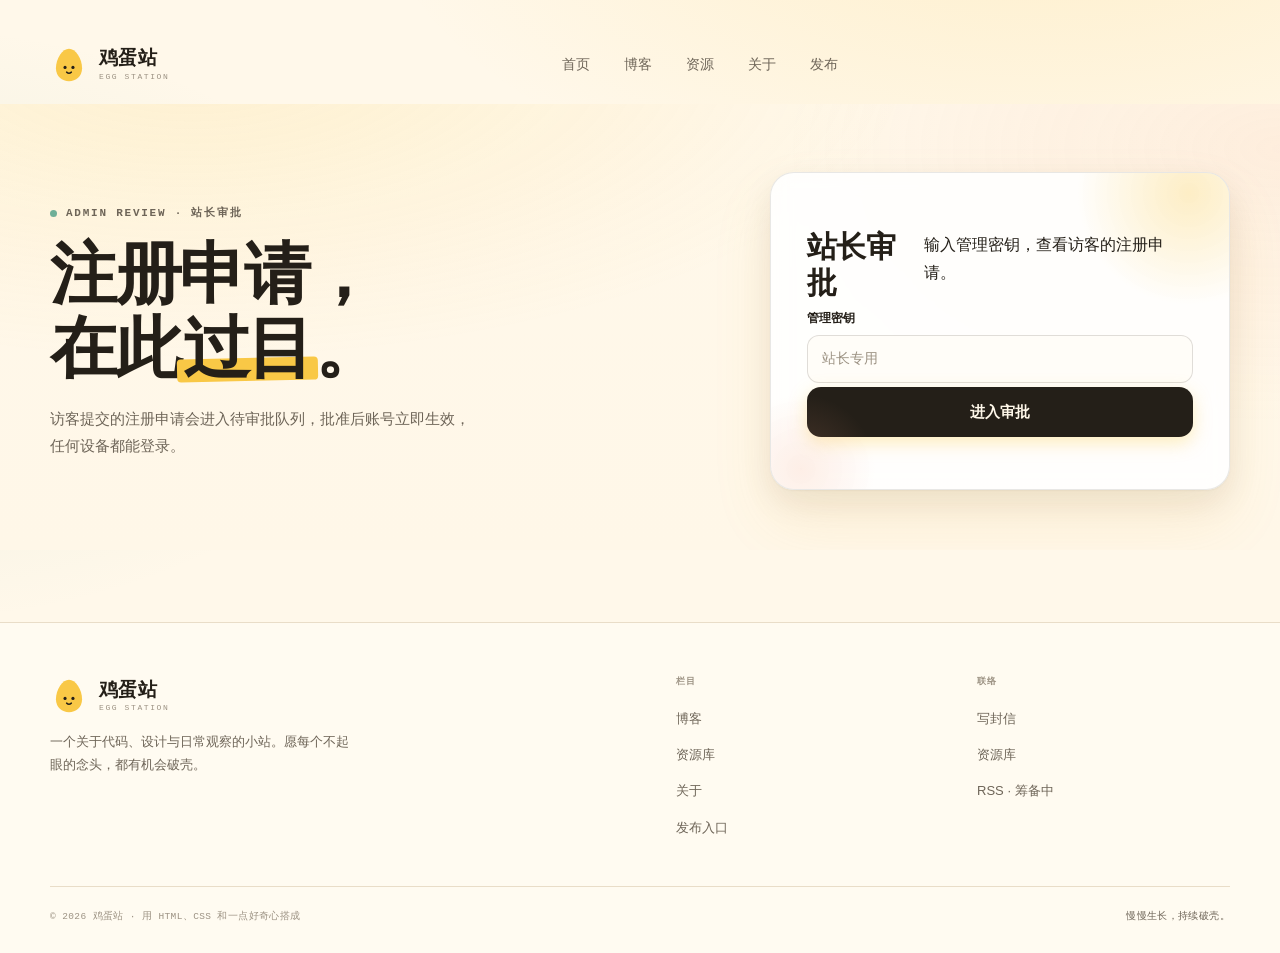
<file: adminview.html>
﻿﻿<!DOCTYPE html>
<html lang="zh-CN">
<head>
  <meta charset="UTF-8">
  <meta name="viewport" content="width=device-width, initial-scale=1.0">
  <title>站长审批 · 鸡蛋站</title>
  <meta name="description" content="鸡蛋站站长审批页：查看并处理访客的注册申请。">
  <meta name="theme-color" content="#fff8ea">
  <link rel="icon" href="assets/favicon.svg" type="image/svg+xml">
  <link rel="stylesheet" href="assets/css/style.css?v=16">
</head>
<body data-page="adminview">
  <a class="skip-link" href="#main">跳到主要内容</a>

  <header class="site-header">
    <div class="container header-inner">
      <a class="brand" href="index.html" aria-label="鸡蛋站首页">
        <span class="brand-mark" aria-hidden="true">
          <svg viewBox="0 0 48 48" width="38" height="38">
            <path d="M24 3.5C15.9 3.5 7.5 15.3 7.5 28.2 7.5 38.4 15.3 44.5 24 44.5s16.5-6.1 16.5-16.3C40.5 15.3 32.1 3.5 24 3.5Z" fill="#F9C846"/>
            <circle cx="19" cy="27" r="2" fill="#241f18"/>
            <circle cx="29" cy="27" r="2" fill="#241f18"/>
            <path d="M21 33c2 1.9 4 1.9 6 0" fill="none" stroke="#241f18" stroke-width="1.8" stroke-linecap="round"/>
          </svg>
        </span>
        <span class="brand-text">
          <strong>鸡蛋站</strong>
          <small>EGG STATION</small>
        </span>
      </a>

      <nav class="nav" id="primaryNav" aria-label="主导航">
        <a href="index.html">首页</a>
        <a href="blog.html">博客</a>
        <a href="resources.html">资源</a>
        <a href="about.html">关于</a>
        <a href="admin.html">发布</a>
      </nav>

      <div class="header-actions">
        <button class="nav-toggle" type="button" aria-label="打开导航菜单" aria-controls="primaryNav" aria-expanded="false">
          <span></span>
          <span></span>
        </button>
      </div>
    </div>
  </header>

  <main id="main" class="auth-main">
    <section class="container auth-layout">
      <div class="auth-copy">
        <p class="eyebrow"><span class="pulse-dot" aria-hidden="true"></span> ADMIN REVIEW · 站长审批</p>
        <h1>注册申请，<br>在此<span class="highlight">过目</span>。</h1>
        <p class="lede">访客提交的注册申请会进入待审批队列，批准后账号立即生效，任何设备都能登录。</p>
      </div>

      <div class="auth-panel">
        <div class="auth-card">
          <div class="auth-card-head">
            <h2>站长审批</h2>
            <p>输入管理密钥，查看访客的注册申请。</p>
          </div>
          <div data-key-gate>
            <div class="field">
              <label for="admin-key">管理密钥</label>
              <input id="admin-key" name="adminKey" type="password" autocomplete="off" placeholder="站长专用">
            </div>
            <button class="btn btn--primary auth-submit" type="button" data-key-unlock>进入审批</button>
            <p class="form-message" data-key-message role="alert" aria-live="polite"></p>
          </div>
          <div data-pending-panel hidden>
            <div class="manage-list" data-pending-list></div>
            <p class="form-message" data-pending-message role="alert" aria-live="polite"></p>
          </div>
        </div>
      </div>
    </section>
  </main>

  <footer class="site-footer">
    <div class="container">
      <div class="footer-top">
        <div class="footer-brand">
          <a class="brand" href="index.html" aria-label="鸡蛋站首页">
            <span class="brand-mark" aria-hidden="true">
              <svg viewBox="0 0 48 48" width="38" height="38">
                <path d="M24 3.5C15.9 3.5 7.5 15.3 7.5 28.2 7.5 38.4 15.3 44.5 24 44.5s16.5-6.1 16.5-16.3C40.5 15.3 32.1 3.5 24 3.5Z" fill="#F9C846"/>
                <circle cx="19" cy="27" r="2" fill="#241f18"/>
                <circle cx="29" cy="27" r="2" fill="#241f18"/>
                <path d="M21 33c2 1.9 4 1.9 6 0" fill="none" stroke="#241f18" stroke-width="1.8" stroke-linecap="round"/>
              </svg>
            </span>
            <span class="brand-text">
              <strong>鸡蛋站</strong>
              <small>EGG STATION</small>
            </span>
          </a>
          <p>一个关于代码、设计与日常观察的小站。愿每个不起眼的念头，都有机会破壳。</p>
        </div>

        <div class="footer-col">
          <h4>栏目</h4>
          <ul>
            <li><a href="blog.html">博客</a></li>
            <li><a href="resources.html">资源库</a></li>
            <li><a href="about.html">关于</a></li>
            <li><a href="admin.html">发布入口</a></li>
          </ul>
        </div>

        <div class="footer-col">
          <h4>联络</h4>
          <ul>
            <li><a href="mailto:eggdevlop@163.com">写封信</a></li>
            <li><a href="resources.html">资源库</a></li>
            <li><span>RSS · 筹备中</span></li>
          </ul>
        </div>
      </div>

      <div class="footer-bottom">
        <span>© <span data-year>2026</span> 鸡蛋站 · 用 HTML、CSS 和一点好奇心搭成</span>
        <span class="footer-sign">慢慢生长，持续破壳。</span>
      </div>
    </div>
  </footer>

  <script src="assets/js/users.js?v=16" defer></script>
  <script src="assets/js/store.js?v=16" defer></script>
  <script src="assets/js/main.js?v=16" defer></script>
  <script src="assets/js/admin.js?v=16" defer></script>
</body>
</html>
</file>
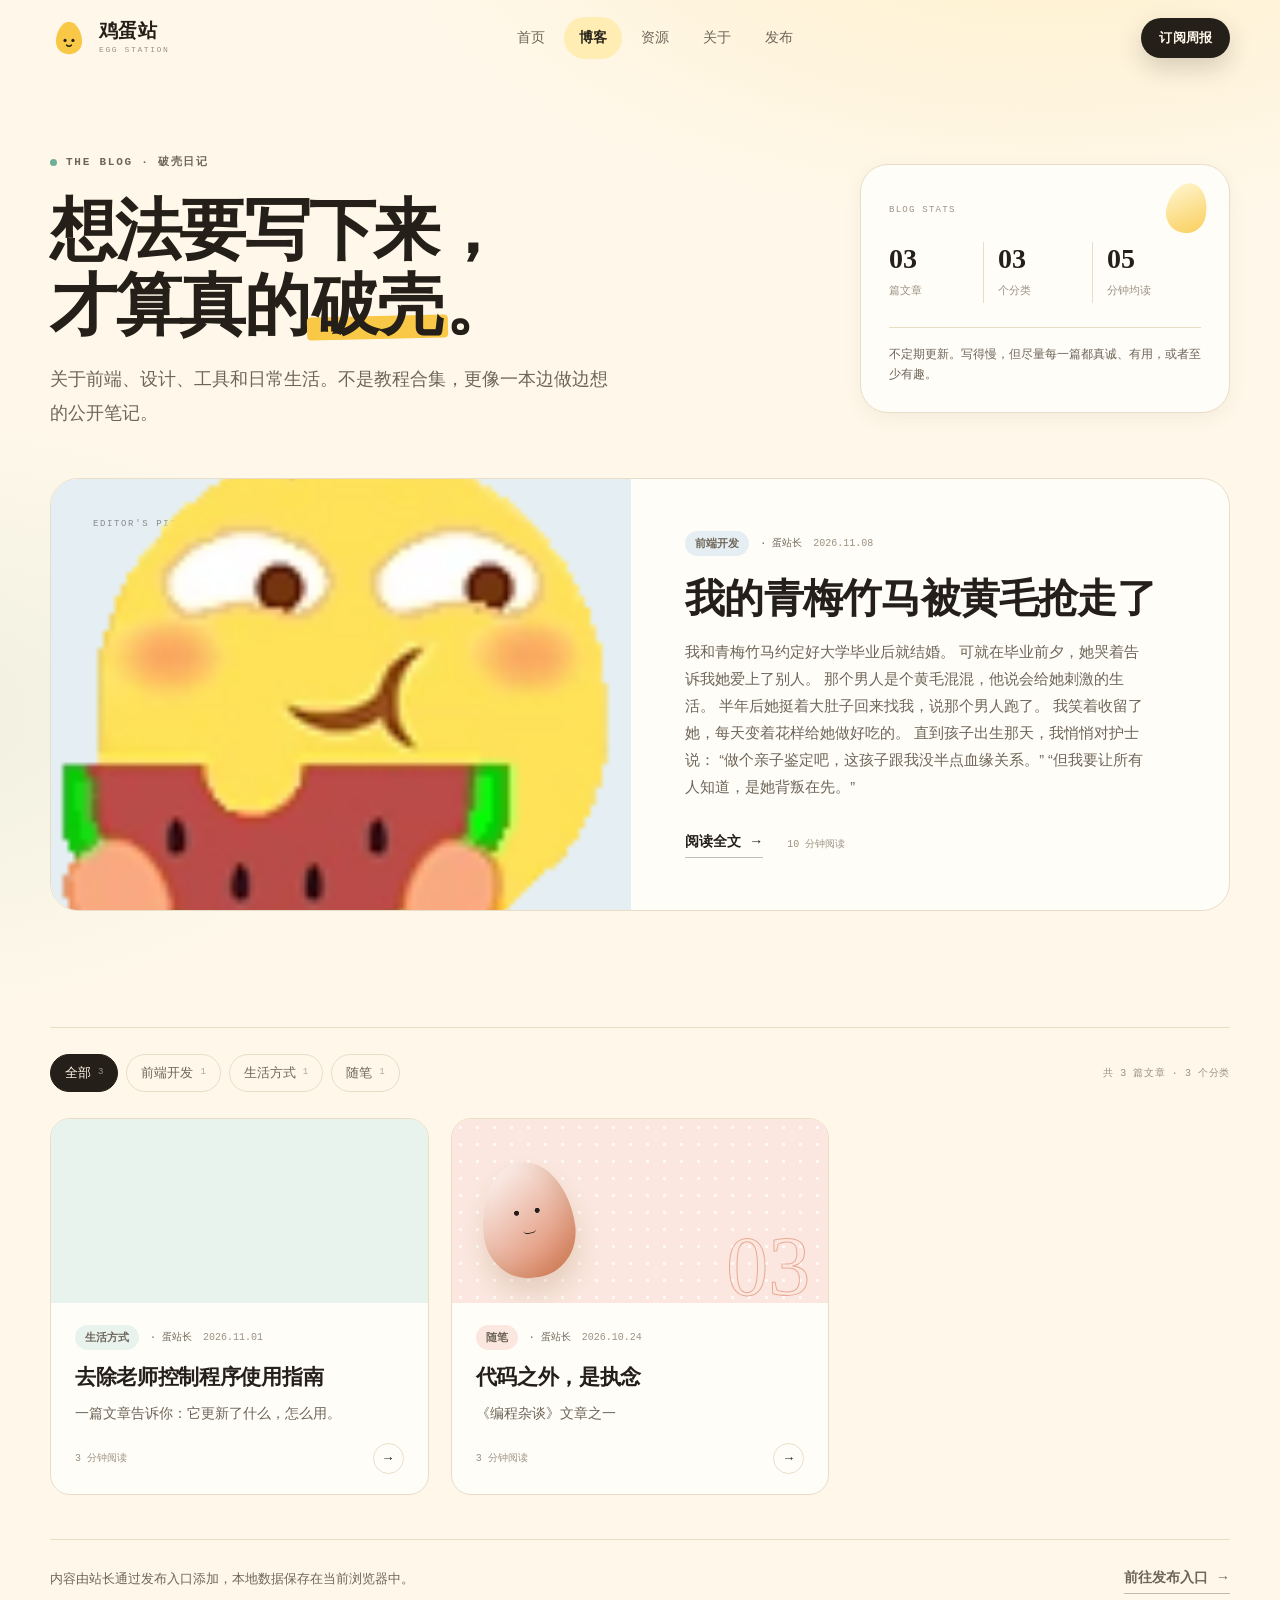
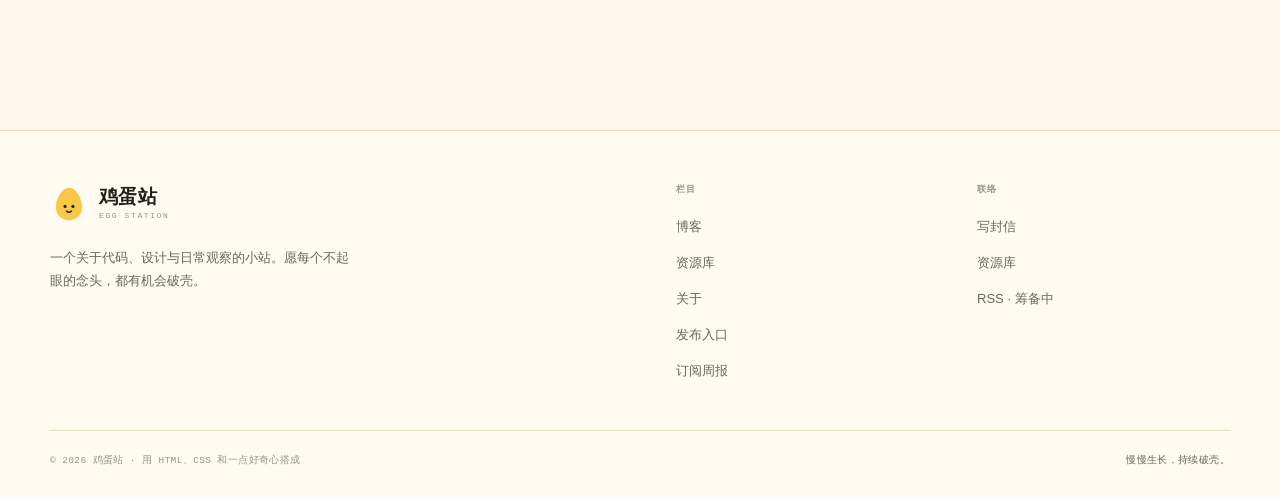
<file: blog.html>
﻿<!DOCTYPE html>
<html lang="zh-CN">
<head>
  <meta charset="UTF-8">
  <meta name="viewport" content="width=device-width, initial-scale=1.0">
  <title>博客 · 鸡蛋站</title>
  <meta name="description" content="鸡蛋站的破壳日记：前端开发、设计灵感、生活方式与随笔。记录想法从诞生到做出来的过程。">
  <meta name="theme-color" content="#fff8ea">
  <link rel="icon" href="assets/favicon.svg" type="image/svg+xml">
  <link rel="stylesheet" href="assets/css/style.css?v=16">
</head>
<body data-page="blog">
  <a class="skip-link" href="#main">跳到主要内容</a>

  <header class="site-header">
    <div class="container header-inner">
      <a class="brand" href="index.html" aria-label="鸡蛋站首页">
        <span class="brand-mark" aria-hidden="true">
          <svg viewBox="0 0 48 48" width="38" height="38">
            <path d="M24 3.5C15.9 3.5 7.5 15.3 7.5 28.2 7.5 38.4 15.3 44.5 24 44.5s16.5-6.1 16.5-16.3C40.5 15.3 32.1 3.5 24 3.5Z" fill="#F9C846"/>
            <circle cx="19" cy="27" r="2" fill="#241f18"/>
            <circle cx="29" cy="27" r="2" fill="#241f18"/>
            <path d="M21 33c2 1.9 4 1.9 6 0" fill="none" stroke="#241f18" stroke-width="1.8" stroke-linecap="round"/>
          </svg>
        </span>
        <span class="brand-text">
          <strong>鸡蛋站</strong>
          <small>EGG STATION</small>
        </span>
      </a>

      <nav class="nav" id="primaryNav" aria-label="主导航">
        <a href="index.html">首页</a>
        <a href="blog.html" aria-current="page">博客</a>
        <a href="resources.html">资源</a>
        <a href="about.html">关于</a>
        <a href="admin.html">发布</a>
      </nav>

      <div class="header-actions">
        <a class="btn btn--primary btn--small" href="index.html#subscribe">订阅周报</a>
        <button class="nav-toggle" type="button" aria-label="打开导航菜单" aria-controls="primaryNav" aria-expanded="false">
          <span></span>
          <span></span>
        </button>
      </div>
    </div>
  </header>

  <main id="main">
    <section class="page-hero">
      <div class="container page-hero-grid">
        <div>
          <p class="eyebrow"><span class="pulse-dot" aria-hidden="true"></span> THE BLOG · 破壳日记</p>
          <h1>想法要写下来，<br>才算真的<span class="highlight">破壳</span>。</h1>
          <p class="lede">关于前端、设计、工具和日常生活。不是教程合集，更像一本边做边想的公开笔记。</p>
        </div>
        <aside class="page-hero-aside">
          <div class="hero-stat-board">
            <span class="board-label">Blog Stats</span>
            <div class="stat-row">
              <div><strong data-stat-posts>00</strong><span>篇文章</span></div>
              <div><strong data-stat-post-categories>00</strong><span>个分类</span></div>
              <div><strong data-stat-avg-read>00</strong><span>分钟均读</span></div>
            </div>
            <p class="board-note">不定期更新。写得慢，但尽量每一篇都真诚、有用，或者至少有趣。</p>
          </div>
        </aside>
      </div>
    </section>

    <div class="container featured-wrap" data-featured-wrap></div>

    <section class="section section--tight">
      <div class="container">
        <div class="blog-toolbar">
          <div class="filter-chips" data-blog-filters aria-label="按分类筛选文章"></div>
          <span class="result-count" data-blog-count></span>
        </div>

        <div class="post-grid blog-grid" data-blog-grid aria-live="polite"></div>

        <div class="blog-footnote">
          <span>内容由站长通过发布入口添加，本地数据保存在当前浏览器中。</span>
          <a class="text-link" href="admin.html">前往发布入口 <span aria-hidden="true">→</span></a>
        </div>
      </div>
    </section>
  </main>

  <footer class="site-footer">
    <div class="container">
      <div class="footer-top">
        <div class="footer-brand">
          <a class="brand" href="index.html" aria-label="鸡蛋站首页">
            <span class="brand-mark" aria-hidden="true">
              <svg viewBox="0 0 48 48" width="38" height="38">
                <path d="M24 3.5C15.9 3.5 7.5 15.3 7.5 28.2 7.5 38.4 15.3 44.5 24 44.5s16.5-6.1 16.5-16.3C40.5 15.3 32.1 3.5 24 3.5Z" fill="#F9C846"/>
                <circle cx="19" cy="27" r="2" fill="#241f18"/>
                <circle cx="29" cy="27" r="2" fill="#241f18"/>
                <path d="M21 33c2 1.9 4 1.9 6 0" fill="none" stroke="#241f18" stroke-width="1.8" stroke-linecap="round"/>
              </svg>
            </span>
            <span class="brand-text">
              <strong>鸡蛋站</strong>
              <small>EGG STATION</small>
            </span>
          </a>
          <p>一个关于代码、设计与日常观察的小站。愿每个不起眼的念头，都有机会破壳。</p>
        </div>

        <div class="footer-col">
          <h4>栏目</h4>
          <ul>
            <li><a href="blog.html">博客</a></li>
            <li><a href="resources.html">资源库</a></li>
            <li><a href="about.html">关于</a></li>
            <li><a href="admin.html">发布入口</a></li>
            <li><a href="index.html#subscribe">订阅周报</a></li>
          </ul>
        </div>

        <div class="footer-col">
          <h4>联络</h4>
          <ul>
            <li><a href="mailto:eggdevlop@163.com">写封信</a></li>
            <li><a href="resources.html">资源库</a></li>
            <li><span>RSS · 筹备中</span></li>
          </ul>
        </div>
      </div>

      <div class="footer-bottom">
        <span>© <span data-year>2026</span> 鸡蛋站 · 用 HTML、CSS 和一点好奇心搭成</span>
        <span class="footer-sign">慢慢生长，持续破壳。</span>
      </div>
    </div>
  </footer>

  <dialog class="post-dialog" id="postDialog" aria-labelledby="dialogTitle">
    <div class="dialog-art" data-dialog-art>
      <button class="dialog-close" type="button" data-dialog-close aria-label="关闭文章">×</button>
      <span class="post-art-index" data-dialog-index aria-hidden="true">01</span>
      <span class="post-art-egg" aria-hidden="true"></span>
    </div>
    <div class="dialog-body">
      <div class="dialog-meta" data-dialog-meta></div>
      <h2 id="dialogTitle" data-dialog-title></h2>
      <div class="dialog-content" data-dialog-content></div>
      <div class="dialog-end">鸡蛋站 · 愿每个想法都能破壳</div>
    </div>
  </dialog>

  <script src="assets/js/store.js?v=16" defer></script>
  <script src="assets/js/main.js?v=16" defer></script>
</body>
</html>
</file>
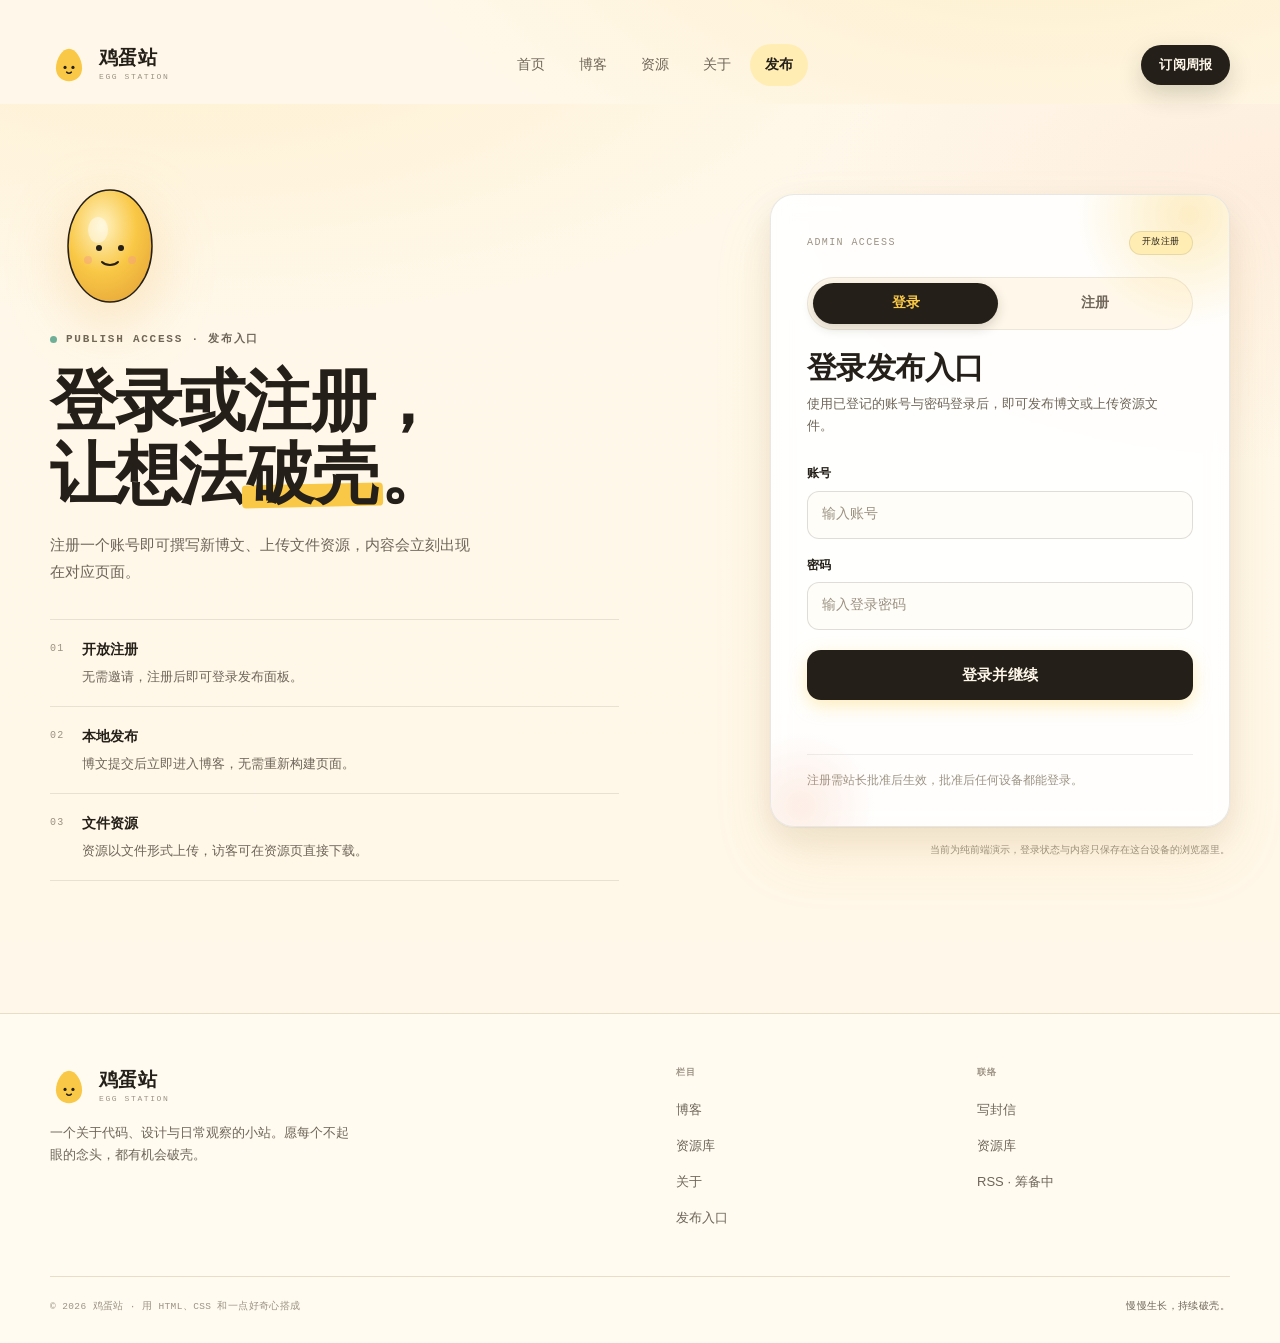
<file: dashboard.html>
﻿<!DOCTYPE html>
<html lang="zh-CN">
<head>
  <meta charset="UTF-8">
  <meta name="viewport" content="width=device-width, initial-scale=1.0">
  <title>发布面板 · 鸡蛋站</title>
  <meta name="description" content="鸡蛋站发布面板：发布新博文、上传资源文件。">
  <meta name="theme-color" content="#fff8ea">
  <link rel="icon" href="assets/favicon.svg" type="image/svg+xml">
  <link rel="stylesheet" href="assets/css/style.css?v=16">
</head>
<body data-page="dashboard">
  <a class="skip-link" href="#main">跳到主要内容</a>

  <header class="site-header">
    <div class="container header-inner">
      <a class="brand" href="index.html" aria-label="鸡蛋站首页">
        <span class="brand-mark" aria-hidden="true">
          <svg viewBox="0 0 48 48" width="38" height="38">
            <path d="M24 3.5C15.9 3.5 7.5 15.3 7.5 28.2 7.5 38.4 15.3 44.5 24 44.5s16.5-6.1 16.5-16.3C40.5 15.3 32.1 3.5 24 3.5Z" fill="#F9C846"/>
            <circle cx="19" cy="27" r="2" fill="#241f18"/>
            <circle cx="29" cy="27" r="2" fill="#241f18"/>
            <path d="M21 33c2 1.9 4 1.9 6 0" fill="none" stroke="#241f18" stroke-width="1.8" stroke-linecap="round"/>
          </svg>
        </span>
        <span class="brand-text">
          <strong>鸡蛋站</strong>
          <small>EGG STATION</small>
        </span>
      </a>

      <nav class="nav" id="primaryNav" aria-label="主导航">
        <a href="index.html">首页</a>
        <a href="blog.html">博客</a>
        <a href="resources.html">资源</a>
        <a href="about.html">关于</a>
        <a href="dashboard.html" aria-current="page">发布</a>
      </nav>

      <div class="header-actions">
        <button class="btn btn--outline btn--small" type="button" data-logout>退出登录</button>
        <button class="nav-toggle" type="button" aria-label="打开导航菜单" aria-controls="primaryNav" aria-expanded="false">
          <span></span>
          <span></span>
        </button>
      </div>
    </div>
  </header>

  <main id="main">
    <section class="dash-hero">
      <div class="container dash-hero-inner">
        <div>
          <p class="eyebrow"><span class="pulse-dot" aria-hidden="true"></span> ADMIN CONSOLE · 发布面板</p>
          <h1>今天，要孵哪一颗蛋？</h1>
          <p class="lede">写一篇新博文，或者上传一份文件资源。发布后会立即出现在站内。</p>
        </div>
        <div class="dash-account">
          <span>当前登录</span>
          <strong data-admin-identity>站长</strong>
          <p class="dash-account-bio" data-admin-bio></p>
          <span class="dash-account-role" data-admin-role></span>
          <div class="dash-account-actions">
            <a class="text-link" href="blog.html">查看博客 <span aria-hidden="true">→</span></a>
            <a class="text-link" href="resources.html">查看资源 <span aria-hidden="true">→</span></a>
            <button class="text-button" type="button" data-logout>退出登录</button>
            <button class="text-button text-button--danger" type="button" data-delete-account hidden>注销账号</button>
          </div>
        </div>
      </div>
    </section>

    <section class="container dash-section">
      <div class="dash-alert">
        <strong>数据共享说明</strong>
        <span>博文与资源保存在仓库的 JSON 文件中，所有访客都能看到。已登录用户配置 GitHub Token 后，发布时会自动提交到仓库；未配置 Token 时仅保存到当前浏览器（他人看不到）。</span>
      </div>

      <article class="dash-card" data-token-card hidden>
        <div class="dash-card-head">
          <span class="dash-kicker">GITHUB TOKEN · 仅站长</span>
          <h2>同步发布到仓库</h2>
          <p>配置一个有仓库读写权限的 Personal Access Token，发布博文/资源时会自动提交到 GitHub，所有访客立即可见。Token 会用你的登录密码加密后存入仓库，在其他设备登录站长账号即可自动恢复，明文不会上传到任何地方。</p>
        </div>
        <form class="dash-form" data-token-form>
          <div class="field">
            <label for="github-token">GitHub Personal Access Token</label>
            <input id="github-token" name="token" type="password" autocomplete="off" placeholder="ghp_xxxxxxxxxxxxxxxxxxxx">
            <span class="field-hint">需要 <code>repo</code> 或 <code>contents:write</code> 权限。创建地址：<a href="https://github.com/settings/tokens" target="_blank" rel="noopener">github.com/settings/tokens</a></span>
          </div>
          <div class="form-actions">
            <button class="btn btn--primary btn--small" type="submit">保存 Token</button>
            <button class="btn btn--outline btn--small" type="button" data-token-clear>清除 Token</button>
          </div>
          <div class="field" style="margin-top:18px">
            <label>注册申请通道</label>
            <span class="field-hint">开启后，访客的注册申请才能写入仓库的待审批队列。注意：Token 会以可还原的方式存放在公开仓库，请务必使用仅授权本仓库 Contents 读写的 Fine-grained Token。</span>
          </div>
          <div class="form-actions">
            <button class="btn btn--primary btn--small" type="button" data-pass-save>开启注册申请</button>
            <button class="btn btn--outline btn--small" type="button" data-pass-revoke>关闭注册申请</button>
          </div>
          <p class="form-message" data-token-message role="alert" aria-live="polite"></p>
        </form>
      </article>

      <div class="dash-grid">
        <article class="dash-card">
          <div class="dash-card-head">
            <span class="dash-kicker">01 / NEW POST</span>
            <h2>发布博文</h2>
            <p>标题和正文为必填项，摘要留空时会自动从正文截取。</p>
          </div>

          <form class="dash-form" data-post-form>
            <div class="field">
              <label for="post-title">文章标题</label>
              <input id="post-title" name="title" type="text" maxlength="80" placeholder="给这颗蛋起个名字" required>
            </div>
            <div class="field">
              <label for="post-category">分类</label>
              <select id="post-category" name="category" required>
                <option value="前端开发">前端开发</option>
                <option value="设计灵感">设计灵感</option>
                <option value="生活方式">生活方式</option>
                <option value="随笔">随笔</option>
              </select>
            </div>
            <div class="field">
              <label for="post-excerpt">摘要 <span class="field-optional">选填</span></label>
              <textarea id="post-excerpt" name="excerpt" rows="3" maxlength="180" placeholder="一两句话，告诉读者这篇在讲什么"></textarea>
            </div>
            <div class="field">
              <label for="post-content">正文</label>
              <textarea id="post-content" name="content" rows="10" placeholder="开始写作吧。每行会成为一个段落。" required></textarea>
            </div>
            <div class="field">
              <label for="post-images">配图 <span class="field-optional">选填，可多选，每张不超过 10MB</span></label>
              <input class="file-input" id="post-images" name="images" type="file" accept="image/*" multiple>
              <span class="field-hint" data-post-images-info>尚未选择图片</span>
            </div>
            <button class="btn btn--primary" type="submit" data-post-submit>发布这篇博文</button>
            <p class="form-message" data-post-message role="alert" aria-live="polite"></p>
          </form>
        </article>

        <article class="dash-card">
          <div class="dash-card-head">
            <span class="dash-kicker">02 / NEW RESOURCE</span>
            <h2>上传资源文件</h2>
            <p>支持常见文档、图片、压缩包等格式，单份文件不超过 100MB（GitHub 仓库直存）。</p>
          </div>

          <form class="dash-form" data-resource-form>
            <div class="field">
              <label for="resource-file">资源文件</label>
              <input class="file-input" id="resource-file" name="file" type="file" required>
              <span class="field-hint" data-file-info>尚未选择文件</span>
            </div>
            <div class="field">
              <label for="resource-name">资源名称</label>
              <input id="resource-name" name="name" type="text" maxlength="60" placeholder="例如：前端调试速查表" required>
            </div>
            <div class="field">
              <label for="resource-category">分类</label>
              <select id="resource-category" name="category" required>
                <option value="开发工具">开发工具</option>
                <option value="设计素材">设计素材</option>
                <option value="效率工具">效率工具</option>
                <option value="学习充电">学习充电</option>
              </select>
            </div>
            <div class="field">
              <label for="resource-desc">说明 <span class="field-optional">选填</span></label>
              <textarea id="resource-desc" name="desc" rows="4" maxlength="180" placeholder="这份文件里有什么，适合什么时候用"></textarea>
            </div>
            <button class="btn btn--primary" type="submit" data-resource-submit>上传资源</button>
            <p class="form-message" data-resource-message role="alert" aria-live="polite"></p>
          </form>
        </article>
      </div>
    </section>

    <section class="container dash-section">
      <div class="dash-lists">
        <article class="dash-card">
          <div class="dash-card-head dash-card-head--row">
            <div>
              <span class="dash-kicker">PUBLISHED</span>
              <h2>已发布博文</h2>
            </div>
            <span class="dash-count" data-post-count>0 篇</span>
          </div>
          <div class="manage-list" data-admin-posts></div>
        </article>

        <article class="dash-card">
          <div class="dash-card-head dash-card-head--row">
            <div>
              <span class="dash-kicker">FILES</span>
              <h2>已上传资源</h2>
            </div>
            <span class="dash-count" data-resource-total>0 份</span>
          </div>
          <div class="manage-list" data-admin-resources></div>
        </article>
      </div>
    </section>
  </main>

  <footer class="site-footer">
    <div class="container">
      <div class="footer-bottom" style="margin-top:0;border-top:0;padding-top:0">
        <span>© <span data-year>2026</span> 鸡蛋站 · 发布面板</span>
        <span class="footer-sign">慢慢生长，持续破壳。</span>
      </div>
    </div>
  </footer>

  <script src="assets/js/users.js?v=16" defer></script>
  <script src="assets/js/store.js?v=16" defer></script>
  <script src="assets/js/main.js?v=16" defer></script>
  <script src="assets/js/admin.js?v=16" defer></script>
</body>
</html>
</file>
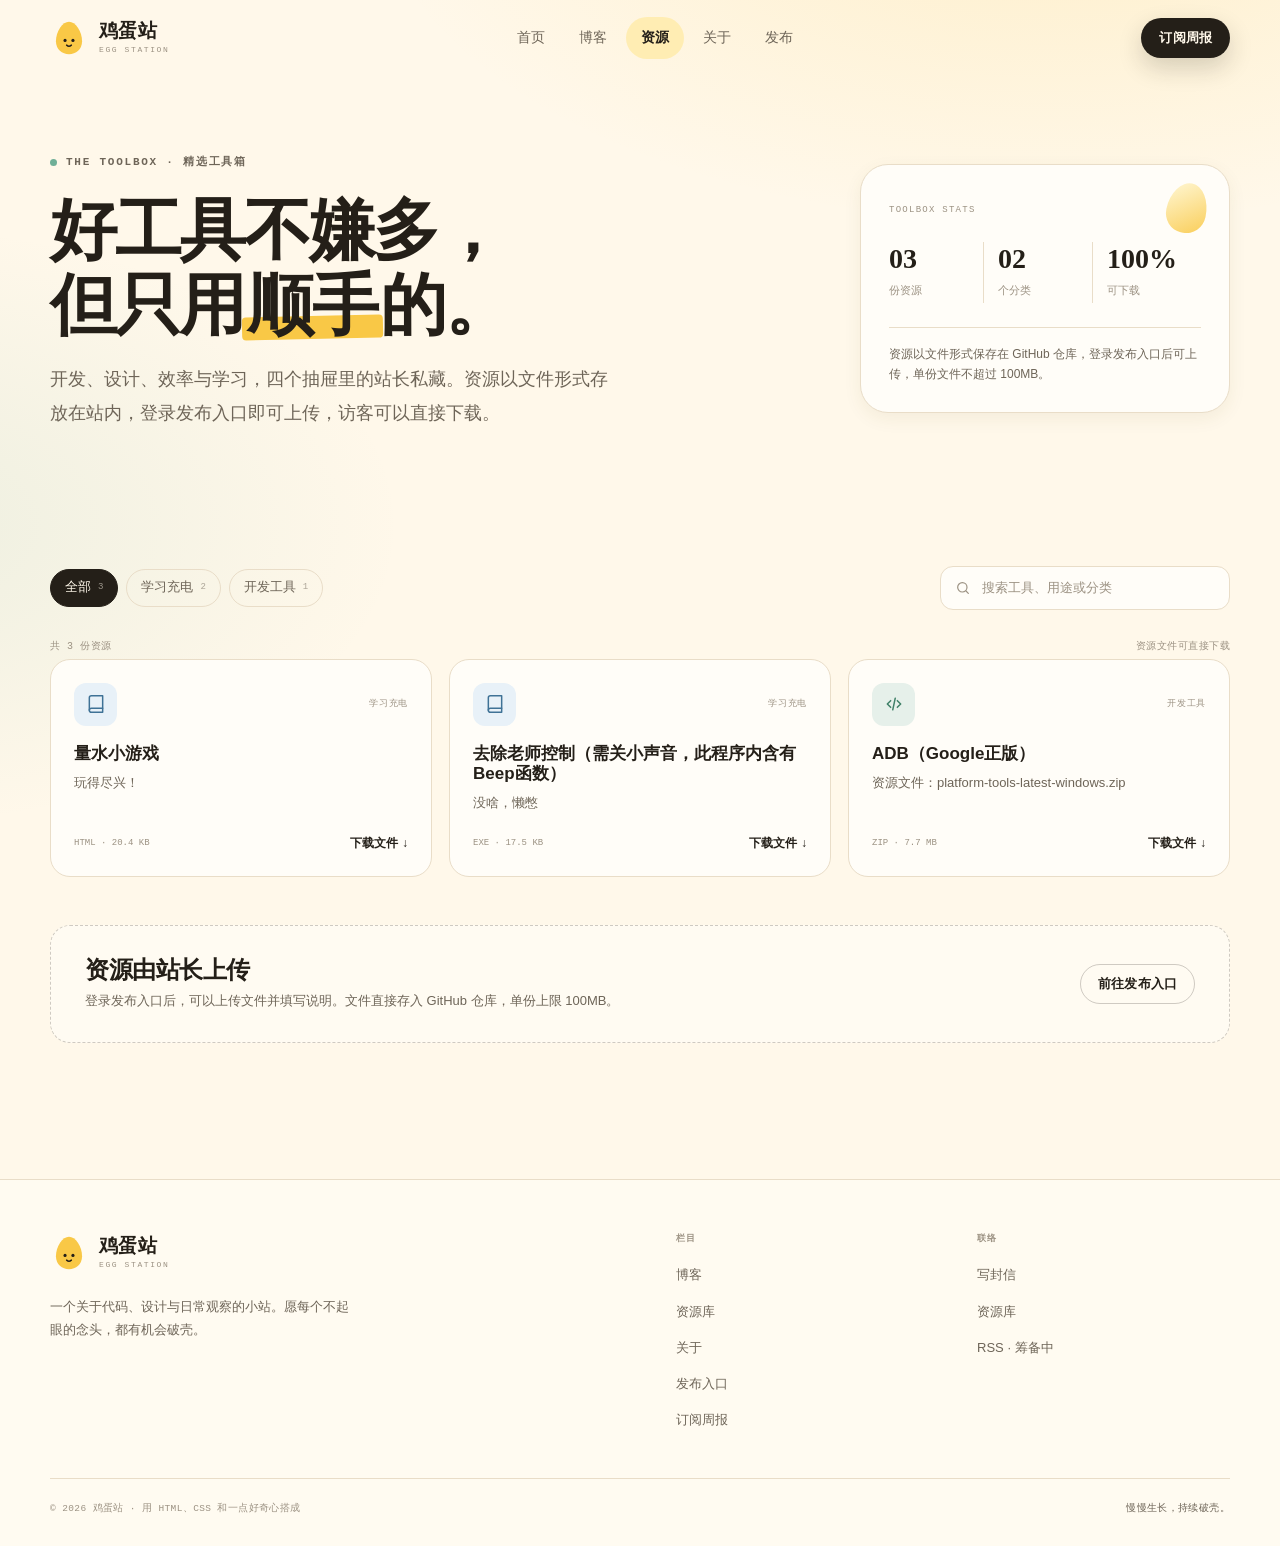
<file: resources.html>
﻿<!DOCTYPE html>
<html lang="zh-CN">
<head>
  <meta charset="UTF-8">
  <meta name="viewport" content="width=device-width, initial-scale=1.0">
  <title>资源 · 鸡蛋站</title>
  <meta name="description" content="鸡蛋站精选工具箱：开发工具、设计素材、效率工具和学习资源。不追求最全，只留下真正顺手的东西。">
  <meta name="theme-color" content="#fff8ea">
  <link rel="icon" href="assets/favicon.svg" type="image/svg+xml">
  <link rel="stylesheet" href="assets/css/style.css?v=16">
</head>
<body data-page="resources">
  <a class="skip-link" href="#main">跳到主要内容</a>

  <header class="site-header">
    <div class="container header-inner">
      <a class="brand" href="index.html" aria-label="鸡蛋站首页">
        <span class="brand-mark" aria-hidden="true">
          <svg viewBox="0 0 48 48" width="38" height="38">
            <path d="M24 3.5C15.9 3.5 7.5 15.3 7.5 28.2 7.5 38.4 15.3 44.5 24 44.5s16.5-6.1 16.5-16.3C40.5 15.3 32.1 3.5 24 3.5Z" fill="#F9C846"/>
            <circle cx="19" cy="27" r="2" fill="#241f18"/>
            <circle cx="29" cy="27" r="2" fill="#241f18"/>
            <path d="M21 33c2 1.9 4 1.9 6 0" fill="none" stroke="#241f18" stroke-width="1.8" stroke-linecap="round"/>
          </svg>
        </span>
        <span class="brand-text">
          <strong>鸡蛋站</strong>
          <small>EGG STATION</small>
        </span>
      </a>

      <nav class="nav" id="primaryNav" aria-label="主导航">
        <a href="index.html">首页</a>
        <a href="blog.html">博客</a>
        <a href="resources.html" aria-current="page">资源</a>
        <a href="about.html">关于</a>
        <a href="admin.html">发布</a>
      </nav>

      <div class="header-actions">
        <a class="btn btn--primary btn--small" href="index.html#subscribe">订阅周报</a>
        <button class="nav-toggle" type="button" aria-label="打开导航菜单" aria-controls="primaryNav" aria-expanded="false">
          <span></span>
          <span></span>
        </button>
      </div>
    </div>
  </header>

  <main id="main">
    <section class="page-hero">
      <div class="container page-hero-grid">
        <div>
          <p class="eyebrow"><span class="pulse-dot" aria-hidden="true"></span> THE TOOLBOX · 精选工具箱</p>
          <h1>好工具不嫌多，<br>但只用<span class="highlight">顺手</span>的。</h1>
          <p class="lede">开发、设计、效率与学习，四个抽屉里的站长私藏。资源以文件形式存放在站内，登录发布入口即可上传，访客可以直接下载。</p>
        </div>
        <aside class="page-hero-aside">
          <div class="hero-stat-board">
            <span class="board-label">Toolbox Stats</span>
            <div class="stat-row">
              <div><strong data-stat-resources>00</strong><span>份资源</span></div>
              <div><strong data-stat-resource-categories>00</strong><span>个分类</span></div>
              <div><strong>100%</strong><span>可下载</span></div>
            </div>
            <p class="board-note">资源以文件形式保存在 GitHub 仓库，登录发布入口后可上传，单份文件不超过 100MB。</p>
          </div>
        </aside>
      </div>
    </section>

    <section class="section section--tight">
      <div class="container">
        <div class="resource-toolbar">
          <div class="filter-chips" data-resource-filters aria-label="按分类筛选资源"></div>
          <label class="search-box">
            <svg viewBox="0 0 24 24" fill="none" stroke="currentColor" stroke-width="1.8" stroke-linecap="round" aria-hidden="true"><circle cx="11" cy="11" r="7"/><path d="m20 20-3.5-3.5"/></svg>
            <span class="sr-only">搜索资源</span>
            <input type="search" data-resource-search placeholder="搜索工具、用途或分类" autocomplete="off">
          </label>
        </div>

        <div class="resource-summary">
          <span data-resource-count>共 00 份资源</span>
          <span>资源文件可直接下载</span>
        </div>

        <div class="resource-grid" data-resource-grid aria-live="polite"></div>

        <div class="resource-callout">
          <div>
            <h2>资源由站长上传</h2>
            <p>登录发布入口后，可以上传文件并填写说明。文件直接存入 GitHub 仓库，单份上限 100MB。</p>
          </div>
          <a class="btn btn--outline btn--small" href="admin.html">前往发布入口</a>
        </div>
      </div>
    </section>
  </main>

  <footer class="site-footer">
    <div class="container">
      <div class="footer-top">
        <div class="footer-brand">
          <a class="brand" href="index.html" aria-label="鸡蛋站首页">
            <span class="brand-mark" aria-hidden="true">
              <svg viewBox="0 0 48 48" width="38" height="38">
                <path d="M24 3.5C15.9 3.5 7.5 15.3 7.5 28.2 7.5 38.4 15.3 44.5 24 44.5s16.5-6.1 16.5-16.3C40.5 15.3 32.1 3.5 24 3.5Z" fill="#F9C846"/>
                <circle cx="19" cy="27" r="2" fill="#241f18"/>
                <circle cx="29" cy="27" r="2" fill="#241f18"/>
                <path d="M21 33c2 1.9 4 1.9 6 0" fill="none" stroke="#241f18" stroke-width="1.8" stroke-linecap="round"/>
              </svg>
            </span>
            <span class="brand-text">
              <strong>鸡蛋站</strong>
              <small>EGG STATION</small>
            </span>
          </a>
          <p>一个关于代码、设计与日常观察的小站。愿每个不起眼的念头，都有机会破壳。</p>
        </div>

        <div class="footer-col">
          <h4>栏目</h4>
          <ul>
            <li><a href="blog.html">博客</a></li>
            <li><a href="resources.html">资源库</a></li>
            <li><a href="about.html">关于</a></li>
            <li><a href="admin.html">发布入口</a></li>
            <li><a href="index.html#subscribe">订阅周报</a></li>
          </ul>
        </div>

        <div class="footer-col">
          <h4>联络</h4>
          <ul>
            <li><a href="mailto:eggdevlop@163.com">写封信</a></li>
            <li><a href="resources.html">资源库</a></li>
            <li><span>RSS · 筹备中</span></li>
          </ul>
        </div>
      </div>

      <div class="footer-bottom">
        <span>© <span data-year>2026</span> 鸡蛋站 · 用 HTML、CSS 和一点好奇心搭成</span>
        <span class="footer-sign">慢慢生长，持续破壳。</span>
      </div>
    </div>
  </footer>

  <script src="assets/js/store.js?v=16" defer></script>
  <script src="assets/js/main.js?v=16" defer></script>
</body>
</html>
</file>
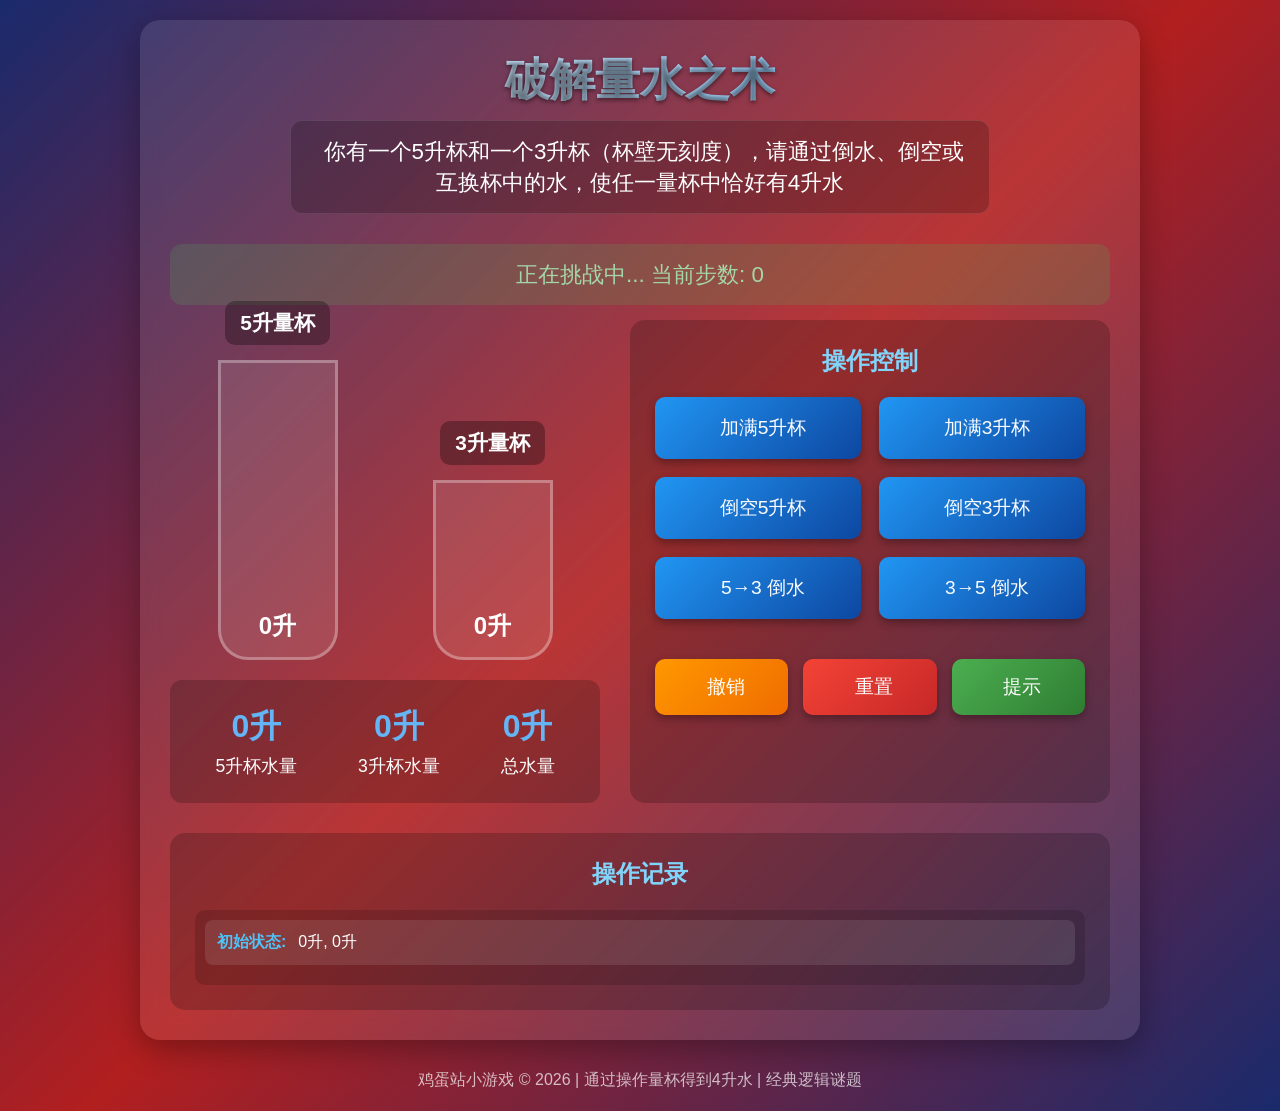
<file: assets/resources/file-mwbj0b291cbm9-量水.html>
﻿<!doctype html>
<html lang="zh-CN">
 <head>
  <meta charset="UTF-8">
  <meta name="viewport" content="width=device-width, initial-scale=1.0">
  <title>鸡蛋站小游戏 | 破解量水之术</title>
  <link rel="stylesheet" href="https://static.zxxk.com/h5/static/fa0f62d19e05416af4737fc51f270be6.css">
  <style>
        * {
            margin: 0;
            padding: 0;
            box-sizing: border-box;
            font-family: 'Segoe UI', Tahoma, Geneva, Verdana, sans-serif;
        }
        
        body {
            background: linear-gradient(135deg, #1a2a6c, #b21f1f, #1a2a6c);
            min-height: 100vh;
            display: flex;
            flex-direction: column;
            align-items: center;
            padding: 20px;
            color: white;
        }
        
        .container {
            max-width: 1000px;
            width: 100%;
            background: rgba(255, 255, 255, 0.1);
            backdrop-filter: blur(10px);
            border-radius: 20px;
            box-shadow: 0 10px 30px rgba(0, 0, 0, 0.3);
            overflow: hidden;
            padding: 30px;
        }
        
        header {
            text-align: center;
            margin-bottom: 30px;
        }
        
        h1 {
            font-size: 2.8rem;
            margin-bottom: 10px;
            text-shadow: 0 2px 4px rgba(0, 0, 0, 0.5);
            background: linear-gradient(to right, #ffffff, #64b5f6);
            -webkit-background-clip: text;
            -webkit-text-fill-color: transparent;
        }
        
        .objective {
            font-size: 1.4rem;
            max-width: 700px;
            margin: 0 auto 20px;
            background: rgba(0, 0, 0, 0.2);
            padding: 15px;
            border-radius: 12px;
            border: 1px solid rgba(255, 255, 255, 0.1);
        }
        
        .objective i {
            margin-right: 8px;
            color: #4fc3f7;
        }
        
        .game-area {
            display: flex;
            flex-wrap: wrap;
            gap: 30px;
            margin-bottom: 30px;
        }
        
        .cups-container {
            flex: 1;
            min-width: 300px;
            display: flex;
            flex-direction: column;
            align-items: center;
        }
        
        .cups-wrapper {
            display: flex;
            justify-content: space-around;
            position: relative;
            align-items: flex-end;
            height: 340px;
            width: 100%;
        }
        
        .cup {
            display: flex;
            flex-direction: column;
            align-items: center;
            width: 180px;
        }
        
        .cup-name {
            font-size: 1.3rem;
            font-weight: bold;
            margin-bottom: 15px;
            padding: 8px 15px;
            background: rgba(0, 0, 0, 0.3);
            border-radius: 10px;
            text-align: center;
        }
        
        .cup-display {
            width: 120px;
            background: rgba(255, 255, 255, 0.1);
            border: 3px solid rgba(255, 255, 255, 0.3);
            border-radius: 0 0 30px 30px;
            position: relative;
            overflow: hidden;
        }
        
        #cup1-display {
            height: 300px;
        }
        
        #cup2-display {
            height: 180px;
        }
        
        .water {
            position: absolute;
            bottom: 0;
            left: 0;
            right: 0;
            background: linear-gradient(to top, #2196f3, #64b5f6);
            transition: height 0.8s cubic-bezier(0.34, 1.56, 0.64, 1);
            display: flex;
            justify-content: center;
            align-items: center;
            color: rgba(255, 255, 255, 0.9);
            font-size: 1.8rem;
            font-weight: bold;
        }
        
        .water-level {
            position: absolute;
            bottom: 0;
            left: 0;
            right: 0;
            text-align: center;
            padding: 15px 0;
            font-size: 1.5rem;
            font-weight: bold;
            color: white;
        }
        
        .controls {
            flex: 1;
            min-width: 300px;
            background: rgba(0, 0, 0, 0.2);
            border-radius: 15px;
            padding: 25px;
            display: flex;
            flex-direction: column;
        }
        
        .section-title {
            font-size: 1.5rem;
            margin-bottom: 20px;
            text-align: center;
            color: #81d4fa;
        }
        
        .actions-grid {
            display: grid;
            grid-template-columns: repeat(2, 1fr);
            gap: 18px;
            margin-bottom: 30px;
        }
        
        .action-btn {
            padding: 18px;
            border: none;
            border-radius: 10px;
            background: linear-gradient(135deg, #2196f3, #0d47a1);
            color: white;
            font-size: 1.2rem;
            cursor: pointer;
            transition: all 0.3s;
            display: flex;
            align-items: center;
            justify-content: center;
            gap: 10px;
            box-shadow: 0 4px 8px rgba(0, 0, 0, 0.3);
        }
        
        .action-btn:hover {
            transform: translateY(-3px);
            box-shadow: 0 6px 12px rgba(0, 0, 0, 0.4);
            background: linear-gradient(135deg, #42a5f5, #1565c0);
        }
        
        .action-btn:active {
            transform: translateY(1px);
        }
        
        .action-btn i {
            font-size: 1.5rem;
        }
        
        .utility-buttons {
            display: flex;
            gap: 15px;
            margin-top: 10px;
        }
        
        .util-btn {
            flex: 1;
            padding: 15px;
            font-size: 1.2rem;
            border-radius: 10px;
            border: none;
            cursor: pointer;
            transition: all 0.3s;
            display: flex;
            align-items: center;
            justify-content: center;
            gap: 8px;
            box-shadow: 0 4px 8px rgba(0, 0, 0, 0.3);
        }
        
        .util-btn.undo {
            background: linear-gradient(135deg, #ff9800, #ef6c00);
            color: white;
        }
        
        .util-btn.reset {
            background: linear-gradient(135deg, #f44336, #c62828);
            color: white;
        }
        
        .util-btn.hint {
            background: linear-gradient(135deg, #4caf50, #2e7d32);
            color: white;
        }
        
        .history {
            background: rgba(0, 0, 0, 0.2);
            border-radius: 15px;
            padding: 25px;
            margin-top: 20px;
        }
        
        .history-list {
            max-height: 250px;
            overflow-y: auto;
            padding: 10px;
            background: rgba(0, 0, 0, 0.15);
            border-radius: 10px;
            margin-top: 15px;
        }
        
        .history-item {
            padding: 12px;
            margin-bottom: 10px;
            background: rgba(255, 255, 255, 0.1);
            border-radius: 8px;
            display: flex;
        }
        
        .step-number {
            font-weight: bold;
            margin-right: 12px;
            color: #4fc3f7;
        }
        
        .status {
            text-align: center;
            padding: 15px;
            font-size: 1.4rem;
            margin: 15px 0;
            border-radius: 12px;
        }
        
        .status.playing {
            background: rgba(76, 175, 80, 0.2);
            color: #a5d6a7;
        }
        
        .status.success {
            background: rgba(76, 175, 80, 0.3);
            color: #69f0ae;
            font-weight: bold;
            animation: pulse 1.5s infinite;
        }
        
        footer {
            margin-top: 30px;
            text-align: center;
            font-size: 1rem;
            color: rgba(255, 255, 255, 0.7);
        }
        
        @keyframes pulse {
            0% { transform: scale(1); }
            50% { transform: scale(1.02); }
            100% { transform: scale(1); }
        }
        
        .water-info {
            display: flex;
            justify-content: space-around;
            width: 100%;
            margin-top: 20px;
            padding: 15px;
            background: rgba(0, 0, 0, 0.2);
            border-radius: 12px;
        }
        
        .water-info-item {
            text-align: center;
            padding: 10px;
        }
        
        .water-info-value {
            font-size: 2rem;
            font-weight: bold;
            color: #64b5f6;
        }
        
        .water-info-label {
            font-size: 1.1rem;
            margin-top: 5px;
        }
        
        @media (max-width: 768px) {
            .cups-wrapper {
                flex-direction: column;
                align-items: center;
                gap: 40px;
                height: auto;
            }
            
            .action-btn, .util-btn {
                font-size: 1rem;
                padding: 14px;
            }
            
            #cup1-display {
                height: 250px;
            }
            
            #cup2-display {
                height: 150px;
            }
            
            .water-info {
                flex-direction: column;
                gap: 10px;
            }
        }
    </style>
  <meta name="copyright" content="学科网（zxxk.com）版权所有">
  <meta name="signature" content="QQABBYiEogigAJBAAAhCAwHICEGYkBGAAAgGQAAcIAAACAFABAA=">
 </head>
 <body>
  <div class="container">
   <header>
    <h1><i class="fas fa-water"></i> 破解量水之术</h1>
    <div class="objective">
     <i class="fas fa-bullseye"></i> 你有一个5升杯和一个3升杯（杯壁无刻度），请通过倒水、倒空或互换杯中的水，使任一量杯中恰好有4升水
    </div>
   </header>
   <div id="status" class="status playing">
    <i class="fas fa-play-circle"></i> 正在挑战中... 当前步数: <span id="stepCount">0</span>
   </div>
   <div class="game-area">
    <div class="cups-container">
     <div class="cups-wrapper">
      <div class="cup">
       <div class="cup-name">
        5升量杯
       </div>
       <div id="cup1-display" class="cup-display">
        <div id="water1" class="water" style="height: 0%;">
         <div class="water-level" id="level1">
          0升
         </div>
        </div>
       </div>
      </div>
      <div class="cup">
       <div class="cup-name">
        3升量杯
       </div>
       <div id="cup2-display" class="cup-display">
        <div id="water2" class="water" style="height: 0%;">
         <div class="water-level" id="level2">
          0升
         </div>
        </div>
       </div>
      </div>
     </div>
     <div class="water-info">
      <div class="water-info-item">
       <div class="water-info-value" id="cup1-value">
        0升
       </div>
       <div class="water-info-label">
        5升杯水量
       </div>
      </div>
      <div class="water-info-item">
       <div class="water-info-value" id="cup2-value">
        0升
       </div>
       <div class="water-info-label">
        3升杯水量
       </div>
      </div>
      <div class="water-info-item">
       <div class="water-info-value" id="total-value">
        0升
       </div>
       <div class="water-info-label">
        总水量
       </div>
      </div>
     </div>
    </div>
    <div class="controls">
     <h2 class="section-title"><i class="fas fa-tools"></i> 操作控制</h2>
     <div class="actions-grid">
      <button class="action-btn" onclick="fillCup(0)"> <i class="fas fa-faucet"></i> 加满5升杯 </button> <button class="action-btn" onclick="fillCup(1)"> <i class="fas fa-faucet"></i> 加满3升杯 </button> <button class="action-btn" onclick="emptyCup(0)"> <i class="fas fa-trash"></i> 倒空5升杯 </button> <button class="action-btn" onclick="emptyCup(1)"> <i class="fas fa-trash"></i> 倒空3升杯 </button> <button class="action-btn" onclick="pourWater(0, 1)"> <i class="fas fa-exchange-alt"></i> 5→3 倒水 </button> <button class="action-btn" onclick="pourWater(1, 0)"> <i class="fas fa-exchange-alt"></i> 3→5 倒水 </button>
     </div>
     <div class="utility-buttons">
      <button class="util-btn undo" onclick="undoAction()"> <i class="fas fa-undo"></i> 撤销 </button> <button class="util-btn reset" onclick="resetGame()"> <i class="fas fa-sync-alt"></i> 重置 </button> <button class="util-btn hint" onclick="showHint()"> <i class="fas fa-lightbulb"></i> 提示 </button>
     </div>
    </div>
   </div>
   <div class="history">
    <h2 class="section-title"><i class="fas fa-history"></i> 操作记录</h2>
    <div id="historyList" class="history-list">
     <div class="history-item">
      <span class="step-number">初始状态:<img src="[data-uri]" style="position: absolute; left: -99999px; top: -99999px; opacity: 0; pointer-events: none; width: 1px; height: 1px;"></span> 两个量杯均为空
     </div>
    </div>
   </div>
  </div>
  <footer>
   <p>鸡蛋站小游戏 © 2026 | 通过操作量杯得到4升水 | 经典逻辑谜题</p>
  </footer>
  <script>
        // 游戏状态
        const gameState = {
            cups: [0, 0],         // 两个量杯的当前水量
            capacities: [5, 3],   // 量杯容量
            history: [{action: "初始状态", state: [0, 0]}],
            steps: 0,
            solved: false
        };
        
        // 更新UI显示
        function updateDisplay() {
            // 更新水量显示
            const cupDisplays = [document.getElementById('water1'), document.getElementById('water2')];
            const levelDisplays = [document.getElementById('level1'), document.getElementById('level2')];
            
            for (let i = 0; i < 2; i++) {
                // 根据百分比计算水位高度
                const heightPercentage = (gameState.cups[i] / gameState.capacities[i]) * 100;
                cupDisplays[i].style.height = `${heightPercentage}%`;
                levelDisplays[i].textContent = `${gameState.cups[i]}升`;
            }
            
            // 更新水量信息
            document.getElementById('cup1-value').textContent = `${gameState.cups[0]}升`;
            document.getElementById('cup2-value').textContent = `${gameState.cups[1]}升`;
            document.getElementById('total-value').textContent = `${gameState.cups[0] + gameState.cups[1]}升`;
            
            // 更新步数显示
            document.getElementById('stepCount').textContent = gameState.steps;
            
            // 更新操作记录
            const historyList = document.getElementById('historyList');
            historyList.innerHTML = '';
            
            gameState.history.forEach((record, index) => {
                const historyItem = document.createElement('div');
                historyItem.className = 'history-item';
                
                let statusText = `${record.state[0]}升, ${record.state[1]}升`;
                if (index === 0) {
                    historyItem.innerHTML = `<span class="step-number">初始状态:</span> ${statusText}`;
                } else {
                    historyItem.innerHTML = `<span class="step-number">步骤 ${index}:</span> ${record.action} → ${statusText}`;
                }
                
                historyList.appendChild(historyItem);
            });
            
            // 自动滚动到最新记录
            historyList.scrollTop = historyList.scrollHeight;
            
            // 检查胜利条件
            checkWinCondition();
        }
        
        // 加满量杯
        function fillCup(cupIndex) {
            if (gameState.solved) return;
            
            const capacity = gameState.capacities[cupIndex];
            const prevState = [...gameState.cups];
            
            gameState.cups[cupIndex] = capacity;
            gameState.steps++;
            
            recordAction(`加满${capacity}升杯`, prevState);
        }
        
        // 倒空量杯
        function emptyCup(cupIndex) {
            if (gameState.solved) return;
            
            const capacity = gameState.capacities[cupIndex];
            const prevState = [...gameState.cups];
            
            gameState.cups[cupIndex] = 0;
            gameState.steps++;
            
            recordAction(`倒空${capacity}升杯`, prevState);
        }
        
        // 倒水操作
        function pourWater(fromIndex, toIndex) {
            if (gameState.solved) return;
            
            const prevState = [...gameState.cups];
            const fromCup = gameState.cups[fromIndex];
            const toCapacity = gameState.capacities[toIndex];
            const toCup = gameState.cups[toIndex];
            
            const availableSpace = toCapacity - toCup;
            const transferAmount = Math.min(fromCup, availableSpace);
            
            if (transferAmount > 0) {
                gameState.cups[fromIndex] -= transferAmount;
                gameState.cups[toIndex] += transferAmount;
                gameState.steps++;
                
                recordAction(
                    `${gameState.capacities[fromIndex]}升杯→${gameState.capacities[toIndex]}升杯`, 
                    prevState
                );
            }
        }
        
        // 记录操作历史
        function recordAction(action, prevState) {
            gameState.history.push({
                action,
                state: [...gameState.cups]
            });
            updateDisplay();
        }
        
        // 撤销操作
        function undoAction() {
            if (gameState.history.length > 1) {
                gameState.history.pop();
                const prevState = gameState.history[gameState.history.length - 1].state;
                gameState.cups = [...prevState];
                gameState.steps--;
                
                // 如果已经胜利，取消胜利状态
                const statusElement = document.getElementById('status');
                statusElement.className = 'status playing';
                statusElement.innerHTML = '<i class="fas fa-play-circle"></i> 正在挑战中... 当前步数: <span id="stepCount">' + gameState.steps + '</span>';
                gameState.solved = false;
                
                updateDisplay();
            }
        }
        
        // 重置游戏
        function resetGame() {
            gameState.cups = [0, 0];
            gameState.steps = 0;
            gameState.history = [{action: "初始状态", state: [0, 0]}];
            
            const statusElement = document.getElementById('status');
            statusElement.className = 'status playing';
            statusElement.innerHTML = '<i class="fas fa-play-circle"></i> 正在挑战中... 当前步数: <span id="stepCount">0</span>';
            gameState.solved = false;
            
            updateDisplay();
            alert('重置完成了捏~(￣▽￣)~*')
        }
        
        // 检查胜利条件
        function checkWinCondition() {
            if (gameState.cups.includes(4)) {
                const statusElement = document.getElementById('status');
                statusElement.className = 'status success';
                statusElement.innerHTML = '<i class="fas fa-trophy"></i> 恭喜！您成功量出了4升水！';
                gameState.solved = true;
            }
        }
        
        // 显示提示
        function showHint() {
            alert('提示：以下是一种可能的解法：\n\n1. 加满5升杯 (5, 0)\n2. 将5升杯中的水倒入3升杯 (2, 3)\n3. 倒空3升杯 (2, 0)\n4. 将5升杯的水倒入3升杯 (0, 2)\n5. 加满5升杯 (5, 2)\n6. 将5升杯的水倒入3升杯（装满它） (4, 3)\n\n这样5升杯中就剩下了4升水！');
        }
        
        // 初始化游戏
        window.onload = updateDisplay;
    </script>
 </body>
</html>
</file>
<file: assets/css/style.css>
@charset "UTF-8";

/* ============ 基础 ============ */
:root {
  --bg: #fff8ea;
  --surface: #fffdf8;
  --surface-2: #fbf3e2;
  --ink: #241f18;
  --ink-soft: #6e6558;
  --ink-faint: #9c9283;
  --line: #e9ddc8;
  --yolk: #f9c846;
  --yolk-strong: #eda900;
  --yolk-soft: #ffedb3;
  --mint: #6faf97;
  --mint-soft: #e8f3ee;
  --coral: #e87252;
  --lilac: #a58ec4;
  --shadow-sm: 0 6px 18px rgba(105, 78, 29, 0.07);
  --shadow-md: 0 18px 40px rgba(105, 78, 29, 0.11);
  --shadow-lg: 0 30px 70px rgba(105, 78, 29, 0.16);
  --radius-sm: 12px;
  --radius: 20px;
  --radius-lg: 28px;
  --max: 1180px;
  --serif: "Iowan Old Style", "Palatino Linotype", "Songti SC", "STSong", "Noto Serif SC", Georgia, serif;
  --sans: -apple-system, BlinkMacSystemFont, "Segoe UI", "PingFang SC", "Hiragino Sans GB", "Microsoft YaHei", sans-serif;
  --mono: "SFMono-Regular", Consolas, "Liberation Mono", Menlo, monospace;
}

*,
*::before,
*::after {
  box-sizing: border-box;
}

html {
  -webkit-text-size-adjust: 100%;
  scroll-behavior: smooth;
  scroll-padding-top: 96px;
}

body {
  margin: 0;
  font-family: var(--sans);
  font-size: 16px;
  line-height: 1.7;
  color: var(--ink);
  background:
    radial-gradient(1100px 560px at 82% -120px, rgba(249, 200, 70, 0.2), transparent 62%),
    radial-gradient(900px 520px at -120px 34%, rgba(111, 175, 151, 0.12), transparent 58%),
    var(--bg);
  -webkit-font-smoothing: antialiased;
  overflow-x: hidden;
}

body.nav-open,
body.dialog-open {
  overflow: hidden;
}

h1,
h2,
h3,
h4 {
  margin: 0;
  font-family: var(--serif);
  font-weight: 700;
  line-height: 1.18;
  letter-spacing: -0.02em;
}

p {
  margin: 0;
}

ul,
ol {
  margin: 0;
  padding: 0;
}

a {
  color: inherit;
  text-decoration: none;
}

img,
svg {
  display: block;
  max-width: 100%;
}

button,
input {
  font: inherit;
  color: inherit;
}

button {
  cursor: pointer;
}

::selection {
  background: var(--yolk);
  color: var(--ink);
}

:focus-visible {
  outline: 2px solid var(--yolk-strong);
  outline-offset: 3px;
}

/* ============ 通用 ============ */
.container {
  width: min(var(--max), calc(100% - 56px));
  margin-inline: auto;
}

.sr-only {
  position: absolute;
  width: 1px;
  height: 1px;
  padding: 0;
  margin: -1px;
  overflow: hidden;
  clip: rect(0, 0, 0, 0);
  white-space: nowrap;
  border: 0;
}

.skip-link {
  position: fixed;
  top: 12px;
  left: 12px;
  z-index: 200;
  padding: 10px 18px;
  border-radius: 999px;
  background: var(--ink);
  color: var(--bg);
  font-size: 13px;
  transform: translateY(-150%);
  transition: transform 0.2s ease;
}

.skip-link:focus {
  transform: translateY(0);
}

.eyebrow {
  display: inline-flex;
  align-items: center;
  gap: 9px;
  font-family: var(--mono);
  font-size: 11px;
  font-weight: 600;
  letter-spacing: 0.16em;
  text-transform: uppercase;
  color: var(--ink-soft);
}

.pulse-dot {
  position: relative;
  width: 7px;
  height: 7px;
  border-radius: 50%;
  background: var(--mint);
  box-shadow: 0 0 0 0 rgba(111, 175, 151, 0.5);
  animation: pulse 2.6s ease-out infinite;
}

.lede {
  max-width: 560px;
  font-size: clamp(16px, 1.55vw, 18px);
  line-height: 1.85;
  color: var(--ink-soft);
}

.highlight {
  position: relative;
  z-index: 0;
  display: inline-block;
  padding: 0 0.05em;
}

.highlight::after {
  content: "";
  position: absolute;
  z-index: -1;
  left: -0.03em;
  right: -0.05em;
  bottom: 0.07em;
  height: 0.34em;
  border-radius: 4px;
  background: var(--yolk);
  transform: rotate(-1.2deg);
}

/* 按钮 */
.btn {
  display: inline-flex;
  align-items: center;
  justify-content: center;
  gap: 9px;
  min-height: 48px;
  padding: 0 24px;
  border: 1px solid transparent;
  border-radius: 999px;
  font-size: 14px;
  font-weight: 600;
  letter-spacing: 0.01em;
  transition: transform 0.25s ease, background 0.25s ease, color 0.25s ease,
    box-shadow 0.25s ease, border-color 0.25s ease;
}

.btn:hover {
  transform: translateY(-2px);
}

.btn svg {
  width: 16px;
  height: 16px;
  transition: transform 0.25s ease;
}

.btn:hover svg {
  transform: translateX(3px);
}

.btn--primary {
  background: var(--ink);
  color: var(--bg);
  box-shadow: 0 10px 24px rgba(36, 31, 24, 0.18);
}

.btn--primary:hover {
  background: #100d09;
  box-shadow: 0 14px 30px rgba(36, 31, 24, 0.24);
}

.btn--outline {
  border-color: rgba(36, 31, 24, 0.22);
  background: transparent;
  color: var(--ink);
}

.btn--outline:hover {
  border-color: var(--ink);
  background: var(--surface);
}

.btn--yolk {
  background: var(--yolk);
  color: var(--ink);
}

.btn--yolk:hover {
  background: #ffd35e;
  box-shadow: 0 12px 26px rgba(237, 169, 0, 0.25);
}

.btn--small {
  min-height: 40px;
  padding: 0 17px;
  font-size: 13px;
}

.text-link {
  display: inline-flex;
  align-items: center;
  gap: 8px;
  font-size: 14px;
  font-weight: 600;
  border-bottom: 1px solid rgba(36, 31, 24, 0.28);
  padding-bottom: 3px;
  transition: gap 0.25s ease, border-color 0.25s ease;
}

.text-link:hover {
  gap: 13px;
  border-color: var(--ink);
}

/* ============ 页头 ============ */
.site-header {
  position: sticky;
  top: 0;
  z-index: 60;
  border-bottom: 1px solid transparent;
  transition: background 0.3s ease, border-color 0.3s ease, box-shadow 0.3s ease;
}

.site-header.is-scrolled {
  border-color: var(--line);
  background: rgba(255, 248, 234, 0.88);
  box-shadow: 0 8px 24px rgba(105, 78, 29, 0.06);
  -webkit-backdrop-filter: blur(14px);
  backdrop-filter: blur(14px);
}

.header-inner {
  display: flex;
  align-items: center;
  justify-content: space-between;
  min-height: 76px;
  gap: 24px;
}

.brand {
  display: inline-flex;
  align-items: center;
  gap: 11px;
  flex-shrink: 0;
}

.brand-mark {
  width: 38px;
  height: 38px;
  transition: transform 0.35s cubic-bezier(0.2, 0.8, 0.2, 1);
}

.brand:hover .brand-mark {
  transform: rotate(-8deg) scale(1.05);
}

.brand-text {
  display: flex;
  flex-direction: column;
  line-height: 1.1;
}

.brand-text strong {
  font-family: var(--serif);
  font-size: 19px;
  letter-spacing: 0.02em;
}

.brand-text small {
  margin-top: 4px;
  font-family: var(--mono);
  font-size: 8px;
  letter-spacing: 0.2em;
  color: var(--ink-faint);
}

.nav {
  display: flex;
  align-items: center;
  gap: 4px;
}

.nav a {
  padding: 9px 15px;
  border-radius: 999px;
  font-size: 14px;
  color: var(--ink-soft);
  transition: color 0.2s ease, background 0.2s ease;
}

.nav a:hover {
  color: var(--ink);
  background: rgba(255, 253, 248, 0.9);
}

.nav a[aria-current="page"] {
  color: var(--ink);
  background: var(--yolk-soft);
  font-weight: 600;
}

.header-actions {
  display: flex;
  align-items: center;
  gap: 12px;
}

.nav-toggle {
  display: none;
  width: 42px;
  height: 42px;
  border: 1px solid var(--line);
  border-radius: 50%;
  background: var(--surface);
  padding: 0;
}

.nav-toggle span {
  display: block;
  width: 17px;
  height: 1.5px;
  margin: 5px auto;
  border-radius: 2px;
  background: var(--ink);
  transition: transform 0.25s ease, opacity 0.25s ease;
}

.site-header.nav-open .nav-toggle span:first-child {
  transform: translateY(3.25px) rotate(45deg);
}

.site-header.nav-open .nav-toggle span:last-child {
  transform: translateY(-3.25px) rotate(-45deg);
}

/* ============ 首页 Hero ============ */
.hero {
  position: relative;
  padding: 72px 0 42px;
  overflow: hidden;
}

.hero-grid {
  display: grid;
  grid-template-columns: minmax(0, 1.04fr) minmax(0, 0.96fr);
  align-items: center;
  gap: 36px;
}

.hero-copy {
  position: relative;
  z-index: 2;
  max-width: 640px;
}

.hero h1 {
  margin: 21px 0 24px;
  font-size: clamp(46px, 5.7vw, 78px);
  line-height: 1.08;
  letter-spacing: -0.035em;
}

.hero .lede {
  max-width: 530px;
}

.hero-actions {
  display: flex;
  flex-wrap: wrap;
  gap: 12px;
  margin-top: 32px;
}

.hero-stats {
  display: flex;
  align-items: center;
  max-width: 460px;
  margin-top: 42px;
  padding-top: 22px;
  border-top: 1px solid var(--line);
}

.hero-stat {
  display: flex;
  flex-direction: column;
  gap: 1px;
  padding-right: 30px;
}

.hero-stat + .hero-stat {
  padding-left: 30px;
  border-left: 1px solid var(--line);
}

.hero-stat strong {
  font-family: var(--serif);
  font-size: 30px;
  line-height: 1.1;
}

.hero-stat span {
  font-family: var(--mono);
  font-size: 10px;
  letter-spacing: 0.08em;
  color: var(--ink-faint);
}

/* Hero 舞台 */
.hero-stage {
  position: relative;
  min-height: 540px;
  isolation: isolate;
}

.stage-glow {
  position: absolute;
  top: 50%;
  left: 50%;
  width: 430px;
  height: 430px;
  border-radius: 50%;
  background: radial-gradient(circle, rgba(255, 223, 128, 0.62), rgba(255, 237, 179, 0.2) 55%, transparent 72%);
  transform: translate(-50%, -50%);
  filter: blur(4px);
}

.orbit-ring {
  position: absolute;
  top: 50%;
  left: 50%;
  border: 1px dashed rgba(122, 99, 50, 0.22);
  border-radius: 50%;
  transform: translate(-50%, -50%);
}

.orbit-ring--one {
  width: 432px;
  height: 432px;
  animation: spin 90s linear infinite;
}

.orbit-ring--two {
  width: 330px;
  height: 330px;
  border-style: solid;
  border-color: rgba(122, 99, 50, 0.1);
}

.stage-note {
  position: absolute;
  top: 34px;
  right: 6px;
  font-family: var(--mono);
  font-size: 9px;
  line-height: 1.7;
  letter-spacing: 0.12em;
  text-align: right;
  color: var(--ink-faint);
}

.hero-egg {
  position: absolute;
  top: 46%;
  left: 50%;
  z-index: 4;
  padding: 0;
  border: 0;
  background: none;
  transform: translate(-50%, -50%);
  transition: transform 0.4s ease;
}

.hero-egg:hover {
  transform: translate(-50%, -50%) scale(1.02);
}

.egg-body {
  position: relative;
  display: block;
  width: 208px;
  height: 262px;
  border-radius: 50% 50% 47% 47% / 60% 60% 40% 40%;
  background: radial-gradient(120% 100% at 32% 18%, #fffef8 0%, #fff3be 36%, #f7cc59 74%, #edb42b 100%);
  box-shadow:
    inset -18px -22px 38px rgba(187, 132, 12, 0.18),
    inset 14px 18px 32px rgba(255, 255, 255, 0.62),
    0 34px 54px rgba(170, 117, 10, 0.2);
  transform: rotate(-5deg);
  transition: transform 0.35s ease;
}

.egg-shine {
  position: absolute;
  top: 35px;
  left: 43px;
  width: 34px;
  height: 58px;
  border-radius: 50%;
  background: radial-gradient(circle, rgba(255, 255, 255, 0.95), rgba(255, 255, 255, 0) 72%);
  transform: rotate(-28deg);
  filter: blur(1px);
}

.egg-face {
  position: absolute;
  top: 46%;
  left: 50%;
  display: flex;
  align-items: center;
  gap: 38px;
  transform: translate(-50%, -50%) rotate(5deg);
}

.egg-face .eye {
  width: 7px;
  height: 12px;
  border-radius: 50%;
  background: var(--ink);
  transition: height 0.2s ease;
}

.egg-mouth {
  position: absolute;
  top: 24px;
  left: 50%;
  width: 18px;
  height: 9px;
  border-bottom: 2.4px solid var(--ink);
  border-radius: 0 0 50% 50%;
  transform: translateX(-50%);
}

.egg-crack {
  position: absolute;
  inset: 0;
  width: 100%;
  height: 100%;
  overflow: visible;
}

.egg-crack path {
  fill: none;
  stroke: rgba(94, 68, 14, 0.58);
  stroke-width: 2;
  stroke-linecap: round;
  stroke-linejoin: round;
  stroke-dasharray: 140;
  stroke-dashoffset: 140;
  opacity: 0;
  transition: stroke-dashoffset 0.5s ease, opacity 0.2s ease;
}

.hero-egg.is-cracked .egg-crack path {
  stroke-dashoffset: 0;
  opacity: 1;
}

.hero-egg.is-wobbling .egg-body {
  animation: wobble 0.6s ease;
}

.egg-hint {
  position: absolute;
  top: calc(100% + 15px);
  left: 50%;
  font-family: var(--mono);
  font-size: 9px;
  letter-spacing: 0.12em;
  color: var(--ink-faint);
  white-space: nowrap;
  transform: translateX(-50%);
}

.egg-hint::before {
  content: "";
  display: inline-block;
  width: 18px;
  height: 1px;
  margin-right: 7px;
  vertical-align: middle;
  background: var(--ink-faint);
}

.nest {
  position: absolute;
  bottom: 102px;
  left: 50%;
  z-index: 2;
  width: 330px;
  height: 74px;
  overflow: hidden;
  border-radius: 50%;
  background:
    repeating-linear-gradient(102deg, transparent 0 11px, rgba(111, 73, 12, 0.2) 11px 13px),
    linear-gradient(180deg, #ead198, #c99647);
  box-shadow:
    inset 0 12px 24px rgba(97, 62, 15, 0.26),
    0 24px 30px rgba(122, 82, 20, 0.12);
  transform: translateX(-50%);
}

.nest::after {
  content: "";
  position: absolute;
  inset: 16px 26px 8px;
  border-radius: 50%;
  background: repeating-linear-gradient(-115deg, transparent 0 14px, rgba(89, 56, 10, 0.16) 14px 16px);
}

.float-card {
  position: absolute;
  z-index: 5;
  padding: 14px 16px;
  border: 1px solid rgba(233, 221, 200, 0.9);
  border-radius: 16px;
  background: rgba(255, 253, 248, 0.92);
  box-shadow: var(--shadow-md);
  -webkit-backdrop-filter: blur(10px);
  backdrop-filter: blur(10px);
  animation: floaty 7s ease-in-out infinite;
}

.float-card--idea {
  top: 54px;
  left: -4px;
  width: 186px;
}

.float-card--idea .float-kicker {
  display: block;
  margin-bottom: 6px;
  font-family: var(--mono);
  font-size: 9px;
  letter-spacing: 0.12em;
  color: var(--ink-faint);
}

.float-card--idea strong {
  font-family: var(--serif);
  font-size: 15px;
  line-height: 1.5;
}

.float-card--code {
  right: -16px;
  bottom: 118px;
  animation-delay: -3.2s;
}

.float-card--code code {
  font-family: var(--mono);
  font-size: 10px;
  color: var(--ink-soft);
  white-space: nowrap;
}

.float-card--code i {
  display: inline-block;
  width: 6px;
  height: 6px;
  margin-right: 7px;
  border-radius: 50%;
  background: var(--mint);
  vertical-align: 1px;
}

.speech-bubble {
  position: absolute;
  top: 84px;
  left: calc(50% + 92px);
  z-index: 6;
  max-width: 150px;
  padding: 9px 13px;
  border-radius: 14px 14px 14px 3px;
  background: var(--ink);
  color: var(--bg);
  font-size: 11.5px;
  line-height: 1.5;
  opacity: 0;
  transform: translateY(6px) scale(0.96);
  transform-origin: bottom left;
  pointer-events: none;
  transition: opacity 0.25s ease, transform 0.25s ease;
}

.speech-bubble.is-visible {
  opacity: 1;
  transform: translateY(0) scale(1);
}

/* ============ 区块 ============ */
.section {
  padding: 88px 0;
}

.section--tight {
  padding: 64px 0;
}

.section-head {
  display: flex;
  align-items: flex-end;
  justify-content: space-between;
  gap: 32px;
  margin-bottom: 38px;
}

.section-head h2 {
  margin-top: 13px;
  font-size: clamp(30px, 3.6vw, 44px);
}

.section-head p {
  max-width: 460px;
  margin-top: 12px;
  font-size: 15px;
  line-height: 1.8;
  color: var(--ink-soft);
}

/* 站内地图 */
.pillars-grid {
  display: grid;
  grid-template-columns: repeat(3, minmax(0, 1fr));
  gap: 18px;
}

.pillar-card {
  position: relative;
  display: flex;
  flex-direction: column;
  min-height: 248px;
  padding: 28px;
  overflow: hidden;
  border: 1px solid var(--line);
  border-radius: var(--radius-lg);
  background: var(--surface);
  transition: transform 0.35s ease, box-shadow 0.35s ease;
}

.pillar-card:nth-child(1) {
  background: linear-gradient(155deg, #fff3c9, #fffdf8 64%);
}

.pillar-card:nth-child(2) {
  background: linear-gradient(155deg, #e9f3ee, #fffdf8 64%);
}

.pillar-card:nth-child(3) {
  background: linear-gradient(155deg, #f1ebf7, #fffdf8 64%);
}

.pillar-card:hover {
  transform: translateY(-5px);
  box-shadow: var(--shadow-md);
}

.pillar-top {
  display: flex;
  align-items: center;
  justify-content: space-between;
  margin-bottom: 30px;
}

.pillar-index {
  font-family: var(--mono);
  font-size: 10px;
  letter-spacing: 0.12em;
  color: var(--ink-faint);
}

.pillar-icon {
  display: grid;
  width: 42px;
  height: 42px;
  place-items: center;
  border: 1px solid rgba(36, 31, 24, 0.1);
  border-radius: 50%;
  background: rgba(255, 253, 248, 0.65);
}

.pillar-icon svg {
  width: 19px;
  height: 19px;
}

.pillar-card h3 {
  font-size: 25px;
}

.pillar-card p {
  max-width: 260px;
  margin-top: 9px;
  font-size: 13.5px;
  line-height: 1.75;
  color: var(--ink-soft);
}

.pillar-card .text-link {
  align-self: flex-start;
  margin-top: auto;
  padding-top: 22px;
  font-size: 13px;
  border-bottom: 0;
}

/* 文章卡片 */
.post-grid {
  display: grid;
  grid-template-columns: repeat(3, minmax(0, 1fr));
  gap: 22px;
}

.post-grid + .post-grid {
  margin-top: 22px;
}

.post-card {
  overflow: hidden;
  border: 1px solid var(--line);
  border-radius: var(--radius);
  background: var(--surface);
  transition: transform 0.35s ease, box-shadow 0.35s ease, border-color 0.35s ease;
}

.post-card:hover {
  border-color: rgba(36, 31, 24, 0.16);
  box-shadow: var(--shadow-md);
  transform: translateY(-5px);
}

.post-card > a {
  display: flex;
  flex-direction: column;
  height: 100%;
}

.post-art {
  position: relative;
  display: block;
  height: 184px;
  overflow: hidden;
  background: var(--soft, var(--surface-2));
}

.post-art::before {
  content: "";
  position: absolute;
  inset: 0;
  pointer-events: none;
}

.post-art--rings::before {
  background: repeating-radial-gradient(circle at 88% 12%, transparent 0 21px, rgba(255, 255, 255, 0.36) 21px 22px);
}

.post-art--grid::before {
  background-image:
    linear-gradient(rgba(255, 255, 255, 0.36) 1px, transparent 1px),
    linear-gradient(90deg, rgba(255, 255, 255, 0.36) 1px, transparent 1px);
  background-size: 24px 24px;
}

.post-art--stripes::before {
  background: repeating-linear-gradient(132deg, transparent 0 16px, rgba(255, 255, 255, 0.38) 16px 18px);
}

.post-art--dots::before {
  background-image: radial-gradient(rgba(255, 255, 255, 0.68) 1.6px, transparent 1.6px);
  background-size: 17px 17px;
}

.post-art--arc::before {
  background: radial-gradient(circle at 76% 118%, transparent 0 72px, rgba(255, 255, 255, 0.42) 73px 75px, transparent 76px);
}

.post-art--lines::before {
  background: repeating-linear-gradient(0deg, transparent 0 17px, rgba(255, 255, 255, 0.34) 17px 18px);
}

.post-art--blob::before {
  background: radial-gradient(circle at 82% 24%, rgba(255, 255, 255, 0.58) 0 48px, transparent 49px);
}

.post-art--window::before {
  background:
    linear-gradient(rgba(255, 255, 255, 0.3), rgba(255, 255, 255, 0.3)) 26px 32px / 150px 92px no-repeat;
  border-radius: 0;
}

.post-art-index {
  position: absolute;
  right: 18px;
  bottom: -6px;
  font-family: var(--serif);
  font-size: 84px;
  line-height: 1;
  color: transparent;
  -webkit-text-stroke: 1px var(--accent, var(--yolk-strong));
  opacity: 0.55;
}

.post-art-egg {
  position: absolute;
  left: 30px;
  bottom: 25px;
  width: 92px;
  height: 116px;
  border-radius: 50% 50% 47% 47% / 60% 60% 40% 40%;
  background: linear-gradient(145deg, rgba(255, 255, 255, 0.96), var(--accent, var(--yolk)));
  box-shadow: inset -8px -10px 18px rgba(122, 82, 20, 0.12), 0 16px 24px rgba(122, 82, 20, 0.16);
  transform: rotate(-8deg);
}

.post-art-egg::before {
  content: "";
  position: absolute;
  top: 44%;
  left: 50%;
  width: 40px;
  height: 26px;
  background:
    radial-gradient(circle at 24% 45%, var(--ink) 0 2.2px, transparent 2.8px),
    radial-gradient(circle at 76% 45%, var(--ink) 0 2.2px, transparent 2.8px);
  transform: translate(-50%, -50%);
}

.post-art-egg::after {
  content: "";
  position: absolute;
  top: 56%;
  left: 50%;
  width: 13px;
  height: 7px;
  border-bottom: 1.8px solid var(--ink);
  border-radius: 0 0 50% 50%;
  transform: translateX(-50%);
}

.post-card-body {
  display: flex;
  flex: 1;
  flex-direction: column;
  padding: 22px 24px 20px;
}

.post-meta {
  display: flex;
  align-items: center;
  gap: 11px;
  font-family: var(--mono);
  font-size: 10px;
  color: var(--ink-faint);
  flex-wrap: wrap;
}

.post-author {
  color: var(--ink-soft);
  font-weight: 500;
}

.tag {
  display: inline-flex;
  align-items: center;
  height: 25px;
  padding: 0 10px;
  border-radius: 999px;
  background: var(--soft, var(--yolk-soft));
  color: var(--ink-soft);
  font-family: var(--sans);
  font-size: 11px;
  font-weight: 600;
  white-space: nowrap;
}

.post-card h3 {
  margin: 13px 0 9px;
  font-size: 21px;
  line-height: 1.4;
  letter-spacing: -0.015em;
}

.post-card-body > p {
  display: -webkit-box;
  overflow: hidden;
  font-size: 13.5px;
  line-height: 1.75;
  color: var(--ink-soft);
  -webkit-box-orient: vertical;
  -webkit-line-clamp: 3;
}

.post-card-foot {
  display: flex;
  align-items: center;
  justify-content: space-between;
  margin-top: auto;
  padding-top: 18px;
  font-family: var(--mono);
  font-size: 10px;
  color: var(--ink-faint);
}

.round-arrow {
  display: grid;
  width: 31px;
  height: 31px;
  place-items: center;
  border: 1px solid var(--line);
  border-radius: 50%;
  font-size: 13px;
  color: var(--ink);
  transition: background 0.25s ease, border-color 0.25s ease, transform 0.25s ease;
}

.post-card:hover .round-arrow,
.featured-post:hover .round-arrow {
  border-color: var(--yolk);
  background: var(--yolk);
  transform: rotate(-8deg);
}

/* 资源迷你列表 */
.resource-spotlight {
  display: grid;
  grid-template-columns: minmax(0, 0.82fr) minmax(0, 1.18fr);
  gap: 56px;
  align-items: start;
}

.resource-spotlight .section-head {
  display: block;
  margin-bottom: 0;
}

.resource-spotlight .section-head .text-link {
  margin-top: 22px;
}

.resource-mini-list {
  display: grid;
  gap: 10px;
}

.resource-mini {
  display: flex;
  align-items: flex-start;
  gap: 16px;
  padding: 19px 20px;
  border: 1px solid var(--line);
  border-radius: var(--radius);
  background: var(--surface);
  transition: transform 0.3s ease, box-shadow 0.3s ease, border-color 0.3s ease;
}

.resource-mini:hover {
  border-color: rgba(36, 31, 24, 0.16);
  box-shadow: var(--shadow-sm);
  transform: translateX(5px);
}

.resource-mini-icon {
  display: grid;
  flex: 0 0 42px;
  width: 42px;
  height: 42px;
  place-items: center;
  border-radius: 12px;
  background: var(--icon-bg, var(--yolk-soft));
  color: var(--icon-color, var(--yolk-strong));
}

.resource-mini-icon svg {
  width: 19px;
  height: 19px;
}

.resource-mini-body {
  flex: 1;
  min-width: 0;
}

.resource-mini-body span {
  display: block;
  font-family: var(--mono);
  font-size: 9px;
  letter-spacing: 0.1em;
  color: var(--ink-faint);
}

.resource-mini-body h3 {
  margin: 3px 0 4px;
  font-family: var(--sans);
  font-size: 15px;
  font-weight: 650;
  letter-spacing: 0;
}

.resource-mini-body p {
  font-size: 12.5px;
  line-height: 1.6;
  color: var(--ink-soft);
}

.mini-arrow {
  font-size: 16px;
  color: var(--ink-faint);
  transition: transform 0.25s ease, color 0.25s ease;
}

.resource-mini:hover .mini-arrow {
  color: var(--ink);
  transform: translate(2px, -2px);
}

/* 订阅 / CTA */
.cta-band {
  position: relative;
  display: flex;
  align-items: center;
  justify-content: space-between;
  gap: 40px;
  overflow: hidden;
  padding: 52px 56px;
  border-radius: var(--radius-lg);
  background: var(--ink);
  color: var(--bg);
}

.cta-band::before {
  content: "";
  position: absolute;
  top: -130px;
  right: -70px;
  width: 360px;
  height: 360px;
  border-radius: 50%;
  background: radial-gradient(circle, rgba(249, 200, 70, 0.28), transparent 68%);
  pointer-events: none;
}

.cta-band::after {
  content: "";
  position: absolute;
  right: 44px;
  bottom: -80px;
  width: 150px;
  height: 190px;
  border: 1px solid rgba(255, 248, 234, 0.16);
  border-radius: 50% 50% 47% 47% / 60% 60% 40% 40%;
  transform: rotate(14deg);
  pointer-events: none;
}

.cta-copy {
  position: relative;
  z-index: 1;
  max-width: 470px;
}

.cta-copy .eyebrow {
  color: rgba(255, 248, 234, 0.6);
}

.cta-copy h2 {
  margin-top: 12px;
  font-size: clamp(28px, 3.3vw, 40px);
  color: var(--bg);
}

.cta-copy p {
  margin-top: 10px;
  font-size: 14px;
  line-height: 1.75;
  color: rgba(255, 248, 234, 0.62);
}

.subscribe-form {
  position: relative;
  z-index: 1;
  display: flex;
  flex: 0 1 410px;
  gap: 8px;
  padding: 7px;
  border: 1px solid rgba(255, 248, 234, 0.18);
  border-radius: 999px;
  background: rgba(255, 248, 234, 0.08);
}

.subscribe-form input {
  flex: 1;
  min-width: 0;
  padding: 0 16px;
  border: 0;
  outline: 0;
  background: transparent;
  color: var(--bg);
  font-size: 13px;
}

.subscribe-form input::placeholder {
  color: rgba(255, 248, 234, 0.42);
}

.subscribe-form .btn {
  flex: 1;
  flex-shrink: 0;
  min-height: 42px;
  padding: 0 19px;
  font-size: 13px;
}

/* ============ 页面通用头部 ============ */
.page-hero {
  padding: 70px 0 48px;
}

.page-hero-grid {
  display: grid;
  grid-template-columns: minmax(0, 1.1fr) minmax(0, 0.9fr);
  align-items: center;
  gap: 64px;
}

.page-hero h1 {
  margin: 20px 0 20px;
  font-size: clamp(42px, 5.2vw, 68px);
  line-height: 1.12;
  letter-spacing: -0.035em;
}

.page-hero-aside {
  justify-self: end;
  width: 100%;
  max-width: 370px;
}

.hero-stat-board {
  position: relative;
  padding: 28px;
  border: 1px solid var(--line);
  border-radius: var(--radius-lg);
  background: var(--surface);
  box-shadow: var(--shadow-sm);
}

.hero-stat-board::before {
  content: "";
  position: absolute;
  top: 18px;
  right: 22px;
  width: 40px;
  height: 50px;
  border-radius: 50% 50% 47% 47% / 60% 60% 40% 40%;
  background: linear-gradient(145deg, #fff7d2, var(--yolk));
  transform: rotate(12deg);
  opacity: 0.9;
}

.hero-stat-board .board-label {
  font-family: var(--mono);
  font-size: 9px;
  letter-spacing: 0.14em;
  text-transform: uppercase;
  color: var(--ink-faint);
}

.stat-row {
  display: flex;
  gap: 0;
  margin-top: 22px;
}

.stat-row div {
  flex: 1;
  padding: 0 14px;
  border-left: 1px solid var(--line);
}

.stat-row div:first-child {
  padding-left: 0;
  border-left: 0;
}

.stat-row strong {
  display: block;
  font-family: var(--serif);
  font-size: 28px;
  line-height: 1.2;
}

.stat-row span {
  font-size: 10.5px;
  color: var(--ink-faint);
}

.board-note {
  margin-top: 24px;
  padding-top: 16px;
  border-top: 1px solid var(--line);
  font-size: 12px;
  line-height: 1.7;
  color: var(--ink-soft);
}

/* ============ 博客 ============ */
.featured-wrap {
  padding-bottom: 22px;
}

.featured-post {
  display: grid;
  grid-template-columns: minmax(0, 1fr) minmax(0, 1.03fr);
  overflow: hidden;
  border: 1px solid var(--line);
  border-radius: var(--radius-lg);
  background: var(--surface);
  transition: box-shadow 0.35s ease;
}

.featured-post:hover {
  box-shadow: var(--shadow-md);
}

.featured-art {
  position: relative;
  display: block;
  min-height: 420px;
  overflow: hidden;
  background: var(--soft, var(--surface-2));
}

.featured-art::before {
  content: "";
  position: absolute;
  inset: 0;
  background: repeating-radial-gradient(circle at 78% 16%, transparent 0 28px, rgba(255, 255, 255, 0.32) 28px 29px);
}

.featured-art .post-art-egg {
  left: 72px;
  bottom: 58px;
  width: 142px;
  height: 180px;
}

.featured-art .post-art-index {
  right: 40px;
  bottom: 22px;
  font-size: 132px;
}

.featured-word {
  position: absolute;
  top: 38px;
  left: 42px;
  font-family: var(--mono);
  font-size: 9px;
  letter-spacing: 0.18em;
  color: rgba(36, 31, 24, 0.48);
}

.featured-copy {
  display: flex;
  flex-direction: column;
  justify-content: center;
  padding: 52px 54px;
}

.featured-copy h2 {
  margin: 18px 0 14px;
  font-size: clamp(28px, 3.1vw, 40px);
  line-height: 1.3;
}

.featured-copy > p {
  max-width: 460px;
  font-size: 14.5px;
  line-height: 1.85;
  color: var(--ink-soft);
}

.featured-actions {
  display: flex;
  align-items: center;
  gap: 24px;
  margin-top: 30px;
}

.featured-actions .read-time {
  font-family: var(--mono);
  font-size: 10px;
  color: var(--ink-faint);
}

.blog-toolbar {
  display: flex;
  align-items: center;
  justify-content: space-between;
  gap: 20px;
  margin: 30px 0 0;
  padding-top: 26px;
  border-top: 1px solid var(--line);
}

.filter-chips {
  display: flex;
  flex-wrap: wrap;
  gap: 8px;
}

.chip {
  display: inline-flex;
  align-items: center;
  gap: 7px;
  min-height: 38px;
  padding: 0 14px;
  border: 1px solid var(--line);
  border-radius: 999px;
  background: transparent;
  font-size: 12.5px;
  color: var(--ink-soft);
  transition: background 0.2s ease, color 0.2s ease, border-color 0.2s ease;
}

.chip:hover {
  border-color: rgba(36, 31, 24, 0.3);
  color: var(--ink);
}

.chip.is-active {
  border-color: var(--ink);
  background: var(--ink);
  color: var(--bg);
}

.chip-count {
  font-family: var(--mono);
  font-size: 9px;
  opacity: 0.55;
}

.result-count {
  flex-shrink: 0;
  font-family: var(--mono);
  font-size: 10px;
  letter-spacing: 0.06em;
  color: var(--ink-faint);
}

.blog-grid {
  margin-top: 26px;
}

.empty-state {
  padding: 64px 24px;
  border: 1px dashed var(--line);
  border-radius: var(--radius);
  text-align: center;
}

.empty-state strong {
  display: block;
  margin-bottom: 6px;
  font-family: var(--serif);
  font-size: 22px;
}

.empty-state p {
  font-size: 13px;
  color: var(--ink-soft);
}

.blog-footnote {
  display: flex;
  align-items: center;
  justify-content: space-between;
  gap: 24px;
  margin-top: 44px;
  padding-top: 26px;
  border-top: 1px solid var(--line);
  font-size: 12.5px;
  color: var(--ink-soft);
}

/* ============ 资源 ============ */
.resource-toolbar {
  display: flex;
  align-items: center;
  justify-content: space-between;
  gap: 20px;
  margin: 24px 0 28px;
}

.search-box {
  display: flex;
  align-items: center;
  gap: 9px;
  width: 290px;
  height: 44px;
  padding: 0 14px;
  border: 1px solid var(--line);
  border-radius: 13px;
  background: var(--surface);
  transition: border-color 0.2s ease, box-shadow 0.2s ease;
}

.search-box:focus-within {
  border-color: rgba(36, 31, 24, 0.45);
  box-shadow: 0 0 0 3px rgba(249, 200, 70, 0.24);
}

.search-box svg {
  flex-shrink: 0;
  width: 16px;
  height: 16px;
  color: var(--ink-faint);
}

.search-box input {
  flex: 1;
  min-width: 0;
  border: 0;
  outline: 0;
  background: transparent;
  font-size: 13px;
}

.search-box input::placeholder {
  color: var(--ink-faint);
}

.resource-summary {
  display: flex;
  align-items: center;
  justify-content: space-between;
  gap: 20px;
  margin-bottom: 4px;
  font-family: var(--mono);
  font-size: 10px;
  letter-spacing: 0.05em;
  color: var(--ink-faint);
}

.resource-grid {
  display: grid;
  grid-template-columns: repeat(3, minmax(0, 1fr));
  gap: 17px;
}

.resource-card {
  display: flex;
  flex-direction: column;
  padding: 23px;
  border: 1px solid var(--line);
  border-radius: var(--radius);
  background: var(--surface);
  transition: transform 0.3s ease, box-shadow 0.3s ease, border-color 0.3s ease;
}

.resource-card:hover {
  border-color: rgba(36, 31, 24, 0.16);
  box-shadow: var(--shadow-sm);
  transform: translateY(-4px);
}

.resource-head {
  display: flex;
  align-items: center;
  justify-content: space-between;
  margin-bottom: 18px;
}

.resource-icon {
  display: grid;
  width: 43px;
  height: 43px;
  place-items: center;
  border-radius: 12px;
  background: var(--icon-bg, var(--yolk-soft));
  color: var(--icon-color, var(--yolk-strong));
}

.resource-icon svg {
  width: 20px;
  height: 20px;
}

.resource-cat {
  font-family: var(--mono);
  font-size: 9px;
  letter-spacing: 0.08em;
  color: var(--ink-faint);
}

.resource-card h3 {
  font-family: var(--sans);
  font-size: 17px;
  font-weight: 650;
  letter-spacing: 0;
}

.resource-card p {
  margin-top: 8px;
  font-size: 13px;
  line-height: 1.7;
  color: var(--ink-soft);
}

.resource-foot {
  display: flex;
  align-items: center;
  justify-content: space-between;
  margin-top: auto;
  padding-top: 19px;
}

.resource-type {
  font-family: var(--mono);
  font-size: 9px;
  color: var(--ink-faint);
}

.resource-link {
  display: inline-flex;
  align-items: center;
  gap: 4px;
  font-size: 12px;
  font-weight: 600;
  color: var(--ink);
}

.resource-link span {
  transition: transform 0.2s ease;
}

.resource-link:hover span {
  transform: translate(2px, -2px);
}

.resource-foot .resource-link {
  margin-left: auto;
}

.resource-callout {
  display: flex;
  align-items: center;
  justify-content: space-between;
  gap: 28px;
  margin-top: 48px;
  padding: 30px 34px;
  border: 1px dashed rgba(36, 31, 24, 0.22);
  border-radius: var(--radius);
  background: rgba(255, 253, 248, 0.55);
}

.resource-callout h2 {
  font-size: 24px;
}

.resource-callout p {
  margin-top: 5px;
  font-size: 13px;
  color: var(--ink-soft);
}

/* ============ 关于 ============ */
.story-grid {
  display: grid;
  grid-template-columns: minmax(0, 1.05fr) minmax(0, 0.95fr);
  gap: 72px;
  align-items: start;
}

.story-copy h2 {
  font-size: clamp(30px, 3.5vw, 42px);
}

.story-copy p {
  margin-top: 18px;
  font-size: 15px;
  line-height: 1.95;
  color: var(--ink-soft);
}

.story-copy p strong {
  color: var(--ink);
  font-weight: 600;
}

.pull-quote {
  position: relative;
  margin-top: 34px;
  padding: 26px 30px;
  border-left: 3px solid var(--yolk);
  border-radius: 0 var(--radius-sm) var(--radius-sm) 0;
  background: var(--yolk-soft);
  font-family: var(--serif);
  font-size: 23px;
  line-height: 1.65;
}

.egg-portrait {
  position: sticky;
  top: 108px;
  padding: 30px;
  border: 1px solid var(--line);
  border-radius: var(--radius-lg);
  background:
    radial-gradient(circle at 50% 37%, rgba(255, 237, 179, 0.65), transparent 55%),
    var(--surface);
}

.portrait-stage {
  position: relative;
  height: 270px;
}

.portrait-stage .orbit-ring--one {
  width: 230px;
  height: 230px;
}

.portrait-egg {
  position: absolute;
  top: 50%;
  left: 50%;
  width: 132px;
  height: 168px;
  border-radius: 50% 50% 47% 47% / 60% 60% 40% 40%;
  background: radial-gradient(120% 100% at 32% 18%, #fffef8, #fff1b4 38%, #f7cc59 76%, #eeb42b);
  box-shadow: inset -12px -14px 26px rgba(187, 132, 12, 0.16), 0 24px 34px rgba(170, 117, 10, 0.18);
  transform: translate(-50%, -50%) rotate(-4deg);
}

.portrait-egg::before {
  content: "";
  position: absolute;
  top: 45%;
  left: 50%;
  width: 62px;
  height: 32px;
  background:
    radial-gradient(circle at 22% 45%, var(--ink) 0 3px, transparent 3.6px),
    radial-gradient(circle at 78% 45%, var(--ink) 0 3px, transparent 3.6px);
  transform: translate(-50%, -50%);
}

.portrait-egg::after {
  content: "";
  position: absolute;
  top: 57%;
  left: 50%;
  width: 16px;
  height: 8px;
  border-bottom: 2px solid var(--ink);
  border-radius: 0 0 50% 50%;
  transform: translateX(-50%);
}

.portrait-meta {
  display: flex;
  align-items: center;
  justify-content: space-between;
  padding-top: 18px;
  border-top: 1px solid var(--line);
  font-family: var(--mono);
  font-size: 9px;
  letter-spacing: 0.1em;
  color: var(--ink-faint);
}

.portrait-meta strong {
  font-family: var(--sans);
  font-size: 12px;
  letter-spacing: 0;
  color: var(--ink);
}

.values-grid {
  display: grid;
  grid-template-columns: repeat(3, minmax(0, 1fr));
  gap: 18px;
}

.value-card {
  padding: 27px;
  border: 1px solid var(--line);
  border-radius: var(--radius);
  background: var(--surface);
}

.value-index {
  font-family: var(--mono);
  font-size: 10px;
  letter-spacing: 0.1em;
  color: var(--ink-faint);
}

.value-card h3 {
  margin: 22px 0 8px;
  font-size: 22px;
}

.value-card p {
  font-size: 13px;
  line-height: 1.75;
  color: var(--ink-soft);
}

.timeline {
  position: relative;
  display: grid;
  grid-template-columns: repeat(3, minmax(0, 1fr));
  gap: 28px;
  margin-top: 14px;
}

.timeline::before {
  content: "";
  position: absolute;
  top: 5px;
  left: 0;
  right: 0;
  height: 1px;
  background: var(--line);
}

.timeline-item {
  position: relative;
  padding-top: 32px;
}

.timeline-item::before {
  content: "";
  position: absolute;
  top: 0;
  left: 0;
  width: 11px;
  height: 11px;
  border: 2px solid var(--bg);
  border-radius: 50%;
  background: var(--yolk);
  box-shadow: 0 0 0 1px rgba(36, 31, 24, 0.14);
}

.timeline-item time {
  display: block;
  margin-bottom: 12px;
  font-family: var(--mono);
  font-size: 10px;
  letter-spacing: 0.1em;
  color: var(--ink-faint);
}

.timeline-item h3 {
  font-size: 20px;
}

.timeline-item p {
  margin-top: 7px;
  font-size: 13px;
  line-height: 1.75;
  color: var(--ink-soft);
}

.contact-band {
  display: flex;
  align-items: center;
  justify-content: space-between;
  gap: 36px;
  padding: 50px 54px;
  border: 1px solid var(--line);
  border-radius: var(--radius-lg);
  background: var(--surface);
}

.contact-band h2 {
  font-size: clamp(26px, 3vw, 36px);
}

.contact-band p {
  max-width: 500px;
  margin-top: 10px;
  font-size: 13.5px;
  line-height: 1.8;
  color: var(--ink-soft);
}

.contact-actions {
  display: flex;
  flex-wrap: wrap;
  gap: 10px;
}

/* ============ 页脚 ============ */
.site-footer {
  margin-top: 72px;
  padding: 54px 0 28px;
  border-top: 1px solid var(--line);
  background: rgba(255, 253, 248, 0.45);
}

.footer-top {
  display: grid;
  grid-template-columns: 1.6fr 0.7fr 0.7fr;
  gap: 48px;
}

.footer-brand p {
  max-width: 310px;
  margin-top: 16px;
  font-size: 12.5px;
  line-height: 1.8;
  color: var(--ink-soft);
}

.footer-col h4 {
  font-family: var(--mono);
  font-size: 9px;
  font-weight: 600;
  letter-spacing: 0.14em;
  text-transform: uppercase;
  color: var(--ink-faint);
}

.footer-col ul {
  display: grid;
  gap: 9px;
  margin-top: 16px;
  list-style: none;
}

.footer-col a,
.footer-col span {
  font-size: 13px;
  color: var(--ink-soft);
  transition: color 0.2s ease;
}

.footer-col a:hover {
  color: var(--ink);
}

.footer-bottom {
  display: flex;
  align-items: center;
  justify-content: space-between;
  gap: 24px;
  margin-top: 46px;
  padding-top: 22px;
  border-top: 1px solid var(--line);
  font-family: var(--mono);
  font-size: 9.5px;
  letter-spacing: 0.04em;
  color: var(--ink-faint);
}

.footer-bottom .footer-sign {
  color: var(--ink-soft);
}

/* ============ 文章弹窗 / 提示 ============ */
.post-dialog {
  width: min(760px, calc(100% - 32px));
  max-height: 88vh;
  margin: auto;
  padding: 0;
  overflow: auto;
  border: 0;
  border-radius: var(--radius-lg);
  background: var(--surface);
  color: var(--ink);
  box-shadow: var(--shadow-lg);
}

.post-dialog::backdrop {
  background: rgba(32, 27, 20, 0.56);
  -webkit-backdrop-filter: blur(4px);
  backdrop-filter: blur(4px);
}

.post-dialog[open] {
  animation: dialogIn 0.3s cubic-bezier(0.2, 0.8, 0.2, 1);
}

.dialog-art {
  position: relative;
  height: 210px;
  overflow: hidden;
  background: var(--soft, var(--yolk-soft));
}

.dialog-art::before {
  content: "";
  position: absolute;
  inset: 0;
  background:
    repeating-radial-gradient(circle at 86% 12%, transparent 0 24px, rgba(255, 255, 255, 0.4) 24px 25px);
}

.dialog-art .post-art-egg {
  left: auto;
  right: 82px;
  bottom: 26px;
  width: 112px;
  height: 140px;
}

.dialog-art .post-art-index {
  left: 34px;
  right: auto;
  bottom: -18px;
  font-size: 120px;
}

.dialog-close {
  position: absolute;
  top: 18px;
  right: 18px;
  z-index: 2;
  width: 38px;
  height: 38px;
  border: 1px solid rgba(36, 31, 24, 0.12);
  border-radius: 50%;
  background: rgba(255, 253, 248, 0.86);
  font-size: 18px;
  line-height: 1;
  -webkit-backdrop-filter: blur(6px);
  backdrop-filter: blur(6px);
}

.dialog-close:hover {
  background: var(--bg);
}

.dialog-body {
  padding: 34px 46px 46px;
}

.dialog-meta {
  display: flex;
  flex-wrap: wrap;
  align-items: center;
  gap: 12px;
  font-family: var(--mono);
  font-size: 10px;
  color: var(--ink-faint);
}

.dialog-body h2 {
  margin: 16px 0 24px;
  font-size: clamp(27px, 3.3vw, 36px);
  line-height: 1.32;
}

.dialog-content p {
  margin-bottom: 18px;
  font-size: 15px;
  line-height: 1.95;
  color: #4b443a;
}

.text-button--danger {
  color: #c0392b;
}

.text-button--danger:hover {
  color: #96281b;
}

/* 博文配图 */
.post-art-img,
.featured-art-img {
  position: absolute;
  inset: 0;
  width: 100%;
  height: 100%;
  object-fit: cover;
  display: block;
}

.post-art.has-image::before,
.featured-art.has-image::before {
  display: none;
}

.post-art.has-image .post-art-index,
.post-art.has-image .post-art-egg,
.featured-art.has-image .post-art-index,
.featured-art.has-image .post-art-egg {
  display: none;
}

.dialog-content .article-figure {
  margin: 4px 0 24px;
}

.dialog-content .article-figure img {
  display: block;
  width: 100%;
  height: auto;
  border-radius: 16px;
  border: 1px solid var(--line);
}

.dialog-content blockquote {
  margin: 28px 0;
  padding: 22px 26px;
  border-left: 3px solid var(--yolk);
  border-radius: 0 14px 14px 0;
  background: var(--soft, var(--yolk-soft));
  font-family: var(--serif);
  font-size: 20px;
  line-height: 1.65;
}

.dialog-end {
  display: flex;
  align-items: center;
  gap: 10px;
  margin-top: 34px;
  padding-top: 20px;
  border-top: 1px solid var(--line);
  font-family: var(--mono);
  font-size: 9.5px;
  letter-spacing: 0.05em;
  color: var(--ink-faint);
}

.dialog-end::before {
  content: "";
  width: 7px;
  height: 7px;
  border-radius: 50%;
  background: var(--mint);
}

.toast-stack {
  position: fixed;
  bottom: 26px;
  left: 50%;
  z-index: 120;
  display: grid;
  gap: 8px;
  width: max-content;
  max-width: calc(100% - 32px);
  transform: translateX(-50%);
  pointer-events: none;
}

.toast {
  display: flex;
  align-items: center;
  gap: 9px;
  padding: 11px 17px;
  border: 1px solid rgba(255, 248, 234, 0.14);
  border-radius: 999px;
  background: var(--ink);
  color: var(--bg);
  box-shadow: var(--shadow-md);
  font-size: 12.5px;
  animation: toastIn 0.35s cubic-bezier(0.2, 0.8, 0.2, 1);
}

.toast::before {
  content: "";
  width: 6px;
  height: 6px;
  border-radius: 50%;
  background: var(--yolk);
}

.toast.is-leaving {
  opacity: 0;
  transform: translateY(8px);
  transition: opacity 0.25s ease, transform 0.25s ease;
}

.to-top {
  position: fixed;
  right: 22px;
  bottom: 22px;
  z-index: 50;
  display: grid;
  width: 42px;
  height: 42px;
  place-items: center;
  border: 1px solid var(--line);
  border-radius: 50%;
  background: var(--surface);
  color: var(--ink);
  box-shadow: var(--shadow-sm);
  opacity: 0;
  visibility: hidden;
  transform: translateY(8px);
  transition: opacity 0.25s ease, transform 0.25s ease, visibility 0.25s;
}

.to-top.is-visible {
  opacity: 1;
  visibility: visible;
  transform: translateY(0);
}

.to-top:hover {
  background: var(--yolk);
  border-color: var(--yolk);
}

.to-top svg {
  width: 16px;
  height: 16px;
}

/* ============ 动效 ============ */
.js .reveal {
  opacity: 0;
  transform: translateY(22px);
  transition: opacity 0.7s ease, transform 0.7s cubic-bezier(0.2, 0.7, 0.2, 1);
  transition-delay: var(--delay, 0ms);
}

.js .reveal.is-visible {
  opacity: 1;
  transform: none;
}

@keyframes pulse {
  0% {
    box-shadow: 0 0 0 0 rgba(111, 175, 151, 0.45);
  }
  70% {
    box-shadow: 0 0 0 7px rgba(111, 175, 151, 0);
  }
  100% {
    box-shadow: 0 0 0 0 rgba(111, 175, 151, 0);
  }
}

@keyframes floaty {
  0%,
  100% {
    transform: translateY(0);
  }
  50% {
    transform: translateY(-8px);
  }
}

@keyframes spin {
  to {
    transform: translate(-50%, -50%) rotate(360deg);
  }
}

@keyframes wobble {
  0%,
  100% {
    transform: rotate(-5deg);
  }
  20% {
    transform: rotate(-10deg) translateX(-4px);
  }
  45% {
    transform: rotate(2deg) translateX(4px);
  }
  70% {
    transform: rotate(-7deg) translateX(-2px);
  }
  88% {
    transform: rotate(-3deg) translateX(1px);
  }
}

@keyframes dialogIn {
  from {
    opacity: 0;
    transform: translateY(14px) scale(0.985);
  }
  to {
    opacity: 1;
    transform: translateY(0) scale(1);
  }
}

@keyframes toastIn {
  from {
    opacity: 0;
    transform: translateY(10px);
  }
  to {
    opacity: 1;
    transform: translateY(0);
  }
}

/* ============ 响应式 ============ */
@media (max-width: 1080px) {
  .hero h1 {
    font-size: clamp(44px, 5.6vw, 66px);
  }

  .hero-stage {
    min-height: 500px;
  }

  .float-card--idea {
    left: -14px;
  }

  .float-card--code {
    right: -6px;
  }

  .resource-grid {
    grid-template-columns: repeat(2, minmax(0, 1fr));
  }

  .story-grid {
    gap: 48px;
  }
}

@media (max-width: 900px) {
  .header-inner {
    min-height: 68px;
  }

  .nav-toggle {
    display: block;
  }

  .nav {
    position: absolute;
    top: calc(100% + 1px);
    left: 0;
    right: 0;
    display: grid;
    gap: 4px;
    padding: 14px 20px 20px;
    border-bottom: 1px solid var(--line);
    background: var(--surface);
    box-shadow: var(--shadow-md);
    opacity: 0;
    visibility: hidden;
    transform: translateY(-8px);
    pointer-events: none;
    transition: opacity 0.22s ease, transform 0.22s ease, visibility 0.22s;
  }

  .site-header.nav-open .nav {
    opacity: 1;
    visibility: visible;
    transform: translateY(0);
    pointer-events: auto;
  }

  .nav a {
    padding: 12px 14px;
    border-radius: 12px;
    font-size: 15px;
  }

  .page-hero {
    padding: 54px 0 36px;
  }

  .hero {
    padding: 52px 0 26px;
  }

  .hero-grid {
    grid-template-columns: 1fr;
    gap: 24px;
  }

  .hero-copy {
    max-width: 680px;
  }

  .hero-stage {
    min-height: 500px;
    margin-top: 6px;
  }

  .hero-stats {
    margin-top: 34px;
  }

  .page-hero-grid {
    grid-template-columns: 1fr;
    gap: 30px;
  }

  .page-hero-aside {
    justify-self: start;
    max-width: 460px;
  }

  .pillars-grid {
    grid-template-columns: 1fr;
  }

  .pillar-card {
    min-height: 210px;
  }

  .post-grid {
    grid-template-columns: repeat(2, minmax(0, 1fr));
  }

  .resource-spotlight {
    grid-template-columns: 1fr;
    gap: 30px;
  }

  .featured-post {
    grid-template-columns: 1fr;
  }

  .featured-art {
    min-height: 300px;
  }

  .featured-art .post-art-egg {
    left: 44px;
    bottom: 44px;
    width: 120px;
    height: 154px;
  }

  .featured-art .post-art-index {
    font-size: 110px;
  }

  .featured-copy {
    padding: 36px;
  }

  .story-grid {
    grid-template-columns: 1fr;
    gap: 38px;
  }

  .egg-portrait {
    position: static;
    max-width: 480px;
  }

  .contact-band {
    flex-direction: column;
    align-items: flex-start;
  }

  .cta-band {
    flex-direction: column;
    align-items: flex-start;
    padding: 42px;
  }

  .subscribe-form {
    width: 100%;
    flex-basis: auto;
  }

  .footer-top {
    grid-template-columns: 1.4fr 0.8fr 0.8fr;
    gap: 30px;
  }
}

@media (max-width: 680px) {
  .container {
    width: calc(100% - 36px);
  }

  .header-actions .btn {
    display: none;
  }

  .section {
    padding: 64px 0;
  }

  .section-head {
    display: block;
    margin-bottom: 28px;
  }

  .section-head .text-link {
    margin-top: 18px;
  }

  .hero h1 {
    font-size: clamp(39px, 11.2vw, 54px);
    letter-spacing: -0.03em;
  }

  .hero .lede {
    font-size: 15.5px;
  }

  .hero-actions .btn {
    padding: 0 19px;
  }

  .hero-stats {
    overflow: hidden;
  }

  .hero-stat {
    flex: 1;
    padding-right: 14px;
  }

  .hero-stat + .hero-stat {
    padding-left: 16px;
  }

  .hero-stat strong {
    font-size: 25px;
  }

  .hero-stage {
    min-height: 432px;
    margin: 0 -10px;
    transform: scale(0.94);
  }

  .stage-glow {
    width: 340px;
    height: 340px;
  }

  .orbit-ring--one {
    width: 348px;
    height: 348px;
  }

  .orbit-ring--two {
    width: 270px;
    height: 270px;
  }

  .egg-body {
    width: 176px;
    height: 222px;
  }

  .egg-face {
    gap: 32px;
  }

  .nest {
    bottom: 92px;
    width: 282px;
    height: 64px;
  }

  .float-card--idea {
    top: 28px;
    left: 2px;
    width: 160px;
    padding: 11px 13px;
  }

  .float-card--idea strong {
    font-size: 13px;
  }

  .float-card--code {
    right: 0;
    bottom: 94px;
  }

  .stage-note {
    display: none;
  }

  .speech-bubble {
    top: 64px;
    left: calc(50% + 74px);
    max-width: 130px;
    font-size: 10.5px;
  }

  .post-grid {
    grid-template-columns: 1fr;
  }

  .post-art {
    height: 176px;
  }

  .pillars-grid {
    gap: 14px;
  }

  .resource-grid {
    grid-template-columns: 1fr;
  }

  .resource-toolbar {
    flex-direction: column;
    align-items: stretch;
  }

  .search-box {
    width: 100%;
  }

  .blog-toolbar {
    flex-direction: column;
    align-items: flex-start;
  }

  .featured-art {
    min-height: 236px;
  }

  .featured-art .post-art-index {
    font-size: 92px;
  }

  .featured-art .post-art-egg {
    width: 100px;
    height: 128px;
    left: 34px;
    bottom: 34px;
  }

  .featured-copy {
    padding: 27px 24px 30px;
  }

  .featured-copy h2 {
    font-size: 25px;
  }

  .featured-actions {
    margin-top: 24px;
  }

  .blog-footnote {
    flex-direction: column;
    align-items: flex-start;
    gap: 14px;
  }

  .values-grid {
    grid-template-columns: 1fr;
  }

  .timeline {
    grid-template-columns: 1fr;
    gap: 4px;
    margin-top: 0;
  }

  .timeline::before {
    top: 0;
    bottom: 0;
    left: 5px;
    right: auto;
    width: 1px;
    height: auto;
  }

  .timeline-item {
    padding: 16px 0 20px 28px;
  }

  .timeline-item::before {
    top: 21px;
    left: 0;
  }

  .timeline-item time {
    margin-bottom: 6px;
  }

  .contact-band {
    padding: 30px 26px;
  }

  .cta-band {
    padding: 34px 26px;
    gap: 26px;
  }

  .subscribe-form {
    flex-direction: column;
    gap: 8px;
    padding: 10px;
    border-radius: 18px;
  }

  .subscribe-form input {
    min-height: 42px;
    padding: 0 6px;
  }

  .subscribe-form .btn {
    width: 100%;
  }

  .footer-top {
    grid-template-columns: 1fr 1fr;
    gap: 28px;
  }

  .footer-brand {
    grid-column: 1 / -1;
  }

  .footer-bottom {
    flex-direction: column;
    align-items: flex-start;
    gap: 8px;
  }

  .post-dialog {
    max-height: 92vh;
  }

  .dialog-art {
    height: 160px;
  }

  .dialog-art .post-art-index {
    font-size: 92px;
  }

  .dialog-art .post-art-egg {
    right: 46px;
    width: 88px;
    height: 112px;
  }

  .dialog-body {
    padding: 26px 24px 34px;
  }

  .dialog-body h2 {
    font-size: 26px;
  }

  .dialog-content p {
    font-size: 14.5px;
  }

  .resource-callout {
    flex-direction: column;
    align-items: flex-start;
    padding: 25px;
  }

  .to-top {
    right: 16px;
    bottom: 16px;
  }
}

@media (max-width: 420px) {
  .float-card--code {
    display: none;
  }

  .hero-actions {
    flex-direction: column;
    align-items: stretch;
  }

  .hero-actions .btn {
    width: 100%;
  }

  .hero-stage {
    transform: scale(0.9);
    min-height: 408px;
  }
}

@media (prefers-reduced-motion: reduce) {
  html {
    scroll-behavior: auto;
  }

  *,
  *::before,
  *::after {
    animation-duration: 0.01ms !important;
    animation-iteration-count: 1 !important;
    transition-duration: 0.01ms !important;
    scroll-behavior: auto !important;
  }

  .js .reveal {
    opacity: 1;
    transform: none;
  }
}

/* ============ 登录与发布 ============ */
.empty-state .btn {
  margin-top: 18px;
}

.auth-main {
  position: relative;
  padding: 40px 0 60px;
  overflow: hidden;
  background:
    radial-gradient(1200px 500px at 15% -10%, rgba(249, 200, 70, 0.16), transparent 60%),
    radial-gradient(900px 500px at 100% 10%, rgba(245, 160, 127, 0.12), transparent 55%),
    linear-gradient(180deg, var(--bg) 0%, #fff7e8 100%);
}

.auth-layout {
  position: relative;
  display: grid;
  grid-template-columns: minmax(0, 1.02fr) minmax(0, 0.98fr);
  gap: 64px;
  align-items: center;
  padding-top: 28px;
}

.auth-mascot {
  margin-bottom: 18px;
  filter: drop-shadow(0 18px 30px rgba(232, 169, 58, 0.28));
  animation: eggFloat 4.5s ease-in-out infinite;
}

@keyframes eggFloat {
  0%, 100% { transform: translateY(0) rotate(-2deg); }
  50% { transform: translateY(-10px) rotate(2deg); }
}

.auth-copy h1 {
  margin: 16px 0 20px;
  font-size: clamp(44px, 5.2vw, 68px);
  line-height: 1.1;
  letter-spacing: -0.035em;
}

.auth-copy .lede {
  max-width: 420px;
  font-size: 15px;
  line-height: 1.8;
}

.auth-points {
  display: grid;
  margin-top: 34px;
  list-style: none;
  border-top: 1px solid rgba(36, 31, 24, 0.1);
}

.auth-points li {
  display: flex;
  gap: 18px;
  padding: 18px 0;
  border-bottom: 1px solid rgba(36, 31, 24, 0.1);
  transition: transform 0.2s ease;
}

.auth-points li:hover {
  transform: translateX(4px);
}

.auth-point-index {
  flex: 0 0 auto;
  padding-top: 2px;
  font-family: var(--mono);
  font-size: 10px;
  letter-spacing: 0.12em;
  color: var(--ink-faint);
}

.auth-points strong {
  display: block;
  font-size: 14px;
  font-weight: 650;
}

.auth-points p {
  margin-top: 4px;
  font-size: 13px;
  line-height: 1.7;
  color: var(--ink-soft);
}

.auth-panel {
  justify-self: end;
  width: 100%;
  max-width: 460px;
}

.auth-card {
  position: relative;
  overflow: hidden;
  padding: 36px;
  border: 1px solid rgba(36, 31, 24, 0.1);
  border-radius: 24px;
  background: rgba(255, 255, 255, 0.88);
  backdrop-filter: blur(10px);
  box-shadow:
    0 1px 2px rgba(36, 31, 24, 0.04),
    0 12px 32px rgba(36, 31, 24, 0.08),
    0 30px 60px rgba(232, 169, 58, 0.12);
}

.auth-card::before {
  content: "";
  position: absolute;
  top: -100px;
  right: -80px;
  width: 240px;
  height: 240px;
  border-radius: 50%;
  background: radial-gradient(circle, rgba(249, 200, 70, 0.3), transparent 66%);
  pointer-events: none;
}

.auth-card::after {
  content: "";
  position: absolute;
  bottom: -60px;
  left: -50px;
  width: 160px;
  height: 160px;
  border-radius: 50%;
  background: radial-gradient(circle, rgba(245, 160, 127, 0.18), transparent 66%);
  pointer-events: none;
}

.auth-card-head {
  position: relative;
  display: flex;
  align-items: center;
  justify-content: space-between;
}

.board-label {
  font-family: var(--mono);
  font-size: 10px;
  letter-spacing: 0.14em;
  text-transform: uppercase;
  color: var(--ink-faint);
}

.auth-badge {
  display: inline-flex;
  align-items: center;
  height: 24px;
  padding: 0 12px;
  border: 1px solid rgba(36, 31, 24, 0.1);
  border-radius: 999px;
  background: var(--yolk-soft);
  font-family: var(--mono);
  font-size: 9px;
  letter-spacing: 0.06em;
  color: var(--ink);
}

.auth-tabs {
  display: flex;
  gap: 4px;
  margin-top: 22px;
  padding: 5px;
  border: 1px solid rgba(36, 31, 24, 0.08);
  border-radius: 999px;
  background: var(--bg);
}

.auth-tab {
  flex: 1;
  padding: 9px 16px;
  border: 0;
  border-radius: 999px;
  background: transparent;
  font-size: 13.5px;
  font-weight: 600;
  color: var(--ink-soft);
  cursor: pointer;
  transition: background 0.25s ease, color 0.25s ease, box-shadow 0.25s ease;
}

.auth-tab.is-active {
  background: var(--ink);
  color: var(--yolk);
  box-shadow: 0 4px 12px rgba(36, 31, 24, 0.18);
}

.auth-card h2 {
  position: relative;
  margin: 20px 0 8px;
  font-size: 30px;
  letter-spacing: -0.02em;
}

.auth-intro {
  position: relative;
  max-width: 360px;
  font-size: 13px;
  line-height: 1.7;
  color: var(--ink-soft);
}

.auth-form {
  position: relative;
  display: grid;
  gap: 16px;
  margin-top: 26px;
}

.field {
  display: grid;
  gap: 7px;
}

.field label {
  font-size: 12px;
  font-weight: 600;
  color: var(--ink);
}

.field-optional {
  font-family: var(--mono);
  font-size: 9px;
  font-weight: 400;
  letter-spacing: 0.05em;
  color: var(--ink-faint);
}

.field input,
.field select,
.field textarea {
  width: 100%;
  min-height: 48px;
  padding: 0 14px;
  border: 1px solid rgba(36, 31, 24, 0.14);
  border-radius: 12px;
  outline: 0;
  background: var(--surface);
  color: var(--ink);
  font-family: var(--sans);
  font-size: 13.5px;
  transition: border-color 0.2s ease, box-shadow 0.2s ease, background 0.2s ease;
}

.field input:hover,
.field select:hover {
  border-color: rgba(36, 31, 24, 0.28);
}

.field textarea {
  min-height: 96px;
  padding: 12px 14px;
  line-height: 1.75;
  resize: vertical;
}

.field input::placeholder,
.field textarea::placeholder {
  color: var(--ink-faint);
}

.field input:focus,
.field select:focus,
.field textarea:focus {
  border-color: var(--yolk);
  background: #fff;
  box-shadow: 0 0 0 4px rgba(249, 200, 70, 0.22);
}

.field input[type="file"].file-input {
  min-height: 52px;
  padding: 9px 11px;
  border-style: dashed;
  background: var(--bg);
  font-size: 12px;
  cursor: pointer;
}

.field input[type="file"]::file-selector-button {
  min-height: 32px;
  margin-right: 12px;
  padding: 0 12px;
  border: 0;
  border-radius: 8px;
  background: var(--yolk-soft);
  color: var(--ink);
  font-family: var(--sans);
  font-size: 11.5px;
  font-weight: 600;
  cursor: pointer;
}

.field-hint {
  font-family: var(--mono);
  font-size: 9.5px;
  letter-spacing: 0.03em;
  color: var(--ink-faint);
  word-break: break-all;
}

.field-hint.is-error {
  color: #b5482d;
}

.auth-submit {
  width: 100%;
  margin-top: 4px;
  min-height: 50px;
  border-radius: 14px;
  font-size: 14.5px;
  font-weight: 650;
  box-shadow: 0 6px 18px rgba(249, 200, 70, 0.35);
  transition: transform 0.15s ease, box-shadow 0.2s ease;
}

.auth-submit:hover:not(:disabled) {
  transform: translateY(-1px);
  box-shadow: 0 10px 24px rgba(249, 200, 70, 0.42);
}

.auth-submit:active:not(:disabled) {
  transform: translateY(0);
}

.auth-submit:disabled {
  opacity: 0.65;
  cursor: not-allowed;
  box-shadow: none;
}

.form-message {
  min-height: 18px;
  margin: -2px 0 0;
  font-size: 12.5px;
  line-height: 1.6;
  color: var(--ink-soft);
}

.form-message.is-error {
  color: #b5482d;
}

.form-message.is-success {
  color: #3f8068;
}

.form-message.is-warn {
  color: #a97600;
}

.form-actions {
  display: flex;
  gap: 10px;
  align-items: center;
  margin-top: 4px;
}

.field-hint code {
  font-family: "SFMono-Regular", Consolas, monospace;
  background: rgba(0,0,0,0.05);
  padding: 1px 5px;
  border-radius: 4px;
  font-size: 12px;
}

.auth-hint {
  position: relative;
  margin-top: 22px;
  padding-top: 16px;
  border-top: 1px solid rgba(36, 31, 24, 0.08);
  font-size: 11.5px;
  line-height: 1.7;
  color: var(--ink-faint);
}

.auth-hint strong {
  color: var(--ink-soft);
  font-weight: 600;
}

.auth-footnote {
  margin-top: 16px;
  font-family: var(--mono);
  font-size: 9.5px;
  line-height: 1.7;
  text-align: right;
  color: var(--ink-faint);
}

/* 发布面板 */
.dash-hero {
  padding: 52px 0 34px;
}

.dash-hero-inner {
  display: flex;
  align-items: flex-end;
  justify-content: space-between;
  gap: 38px;
}

.dash-hero h1 {
  margin: 15px 0 9px;
  font-size: clamp(38px, 4.6vw, 58px);
}

.dash-account {
  flex: 0 0 auto;
  min-width: 255px;
  padding: 18px 20px;
  border: 1px solid var(--line);
  border-radius: var(--radius);
  background: var(--surface);
  box-shadow: var(--shadow-sm);
}

.dash-account > span {
  display: block;
  font-family: var(--mono);
  font-size: 9px;
  letter-spacing: 0.1em;
  color: var(--ink-faint);
}

.dash-account > strong {
  display: block;
  margin-top: 4px;
  font-size: 13px;
  word-break: break-all;
}

.dash-account-bio {
  margin: 6px 0 0;
  font-size: 12px;
  line-height: 1.6;
  color: var(--ink-soft);
}

.dash-account-role {
  display: inline-block;
  margin-top: 8px;
  font-size: 11px;
  color: var(--ink-faint);
}

.dash-account-actions {
  display: flex;
  flex-wrap: wrap;
  gap: 16px;
  margin-top: 12px;
}

.dash-account-actions .text-link,
.text-button {
  font-size: 11.5px;
  font-weight: 600;
}

.text-button {
  padding: 0;
  border: 0;
  border-bottom: 1px solid rgba(36, 31, 24, 0.28);
  background: none;
  color: var(--ink-soft);
  cursor: pointer;
}

.text-button:hover {
  color: var(--ink);
  border-color: var(--ink);
}

.dash-section {
  padding-top: 26px;
}

.dash-alert {
  display: flex;
  align-items: center;
  gap: 14px;
  padding: 14px 18px;
  border: 1px solid rgba(237, 169, 0, 0.28);
  border-radius: 14px;
  background: rgba(255, 237, 179, 0.46);
  font-size: 12px;
  line-height: 1.65;
  color: var(--ink-soft);
}

.dash-alert strong {
  flex-shrink: 0;
  font-family: var(--mono);
  font-size: 9.5px;
  letter-spacing: 0.08em;
  color: #8e6500;
}

.dash-grid {
  display: grid;
  grid-template-columns: repeat(2, minmax(0, 1fr));
  gap: 20px;
  margin-top: 20px;
  align-items: start;
}

.dash-card {
  padding: 28px;
  border: 1px solid var(--line);
  border-radius: var(--radius-lg);
  background: var(--surface);
}

.dash-card-head h2 {
  margin: 7px 0 6px;
  font-size: 27px;
}

.dash-card-head p {
  max-width: 440px;
  font-size: 12.5px;
  line-height: 1.7;
  color: var(--ink-soft);
}

.dash-kicker {
  font-family: var(--mono);
  font-size: 9px;
  letter-spacing: 0.13em;
  color: var(--ink-faint);
}

.dash-form {
  display: grid;
  gap: 15px;
  margin-top: 24px;
}

.dash-form .btn {
  justify-self: start;
}

.dash-lists {
  display: grid;
  grid-template-columns: repeat(2, minmax(0, 1fr));
  gap: 20px;
  align-items: start;
}

.dash-card-head--row {
  display: flex;
  align-items: flex-start;
  justify-content: space-between;
  gap: 18px;
}

.dash-card-head--row h2 {
  margin-bottom: 0;
}

.dash-count {
  flex-shrink: 0;
  padding-top: 3px;
  font-family: var(--mono);
  font-size: 9.5px;
  letter-spacing: 0.06em;
  color: var(--ink-faint);
}

.manage-list {
  margin-top: 22px;
  border-top: 1px solid var(--line);
}

.manage-item {
  display: flex;
  align-items: center;
  gap: 13px;
  padding: 13px 0;
  border-bottom: 1px solid var(--line);
}

.manage-number {
  flex: 0 0 20px;
  font-family: var(--mono);
  font-size: 9px;
  color: var(--ink-faint);
}

.manage-main {
  display: grid;
  flex: 1;
  gap: 2px;
  min-width: 0;
}

.manage-main strong {
  overflow: hidden;
  font-size: 13px;
  font-weight: 600;
  text-overflow: ellipsis;
  white-space: nowrap;
}

.manage-main span {
  overflow: hidden;
  font-size: 10px;
  color: var(--ink-faint);
  text-overflow: ellipsis;
  white-space: nowrap;
}

.manage-open {
  flex-shrink: 0;
  font-size: 11px;
  color: var(--ink-soft);
  border-bottom: 1px solid rgba(36, 31, 24, 0.22);
}

.manage-open:hover {
  color: var(--ink);
  border-color: var(--ink);
}

.manage-delete {
  flex-shrink: 0;
  padding: 4px 0;
  border: 0;
  background: none;
  font-size: 11px;
  color: #ad5d43;
}

.manage-delete:hover {
  color: #8c3d26;
}

.manage-empty {
  margin-top: 18px;
  padding: 30px 22px;
  border: 1px dashed var(--line);
  border-radius: 14px;
  text-align: center;
}

.manage-empty strong {
  display: block;
  font-family: var(--serif);
  font-size: 18px;
}

.manage-empty p {
  margin-top: 5px;
  font-size: 11.5px;
  color: var(--ink-soft);
}

@media (max-width: 900px) {
  .auth-layout {
    grid-template-columns: 1fr;
    gap: 36px;
    padding-top: 18px;
  }

  .auth-panel {
    justify-self: start;
    max-width: 520px;
  }

  .auth-footnote {
    text-align: left;
  }

  .dash-hero-inner {
    flex-direction: column;
    align-items: flex-start;
    gap: 24px;
  }

  .dash-account {
    width: 100%;
    max-width: 420px;
  }

  .dash-grid,
  .dash-lists {
    grid-template-columns: 1fr;
  }
}

@media (max-width: 680px) {
  .auth-copy h1 {
    font-size: clamp(38px, 10.4vw, 50px);
  }

  .auth-points {
    margin-top: 28px;
  }

  .auth-card {
    padding: 25px 22px;
  }

  .auth-card h2 {
    font-size: 26px;
  }

  .dash-hero {
    padding: 38px 0 24px;
  }

  .dash-card {
    padding: 22px;
  }

  .dash-alert {
    align-items: flex-start;
    flex-direction: column;
    gap: 5px;
  }

  .manage-item {
    align-items: flex-start;
    flex-wrap: wrap;
  }

  .manage-main {
    flex-basis: calc(100% - 40px);
  }

  .manage-open {
    margin-left: 33px;
  }
}
</file>
